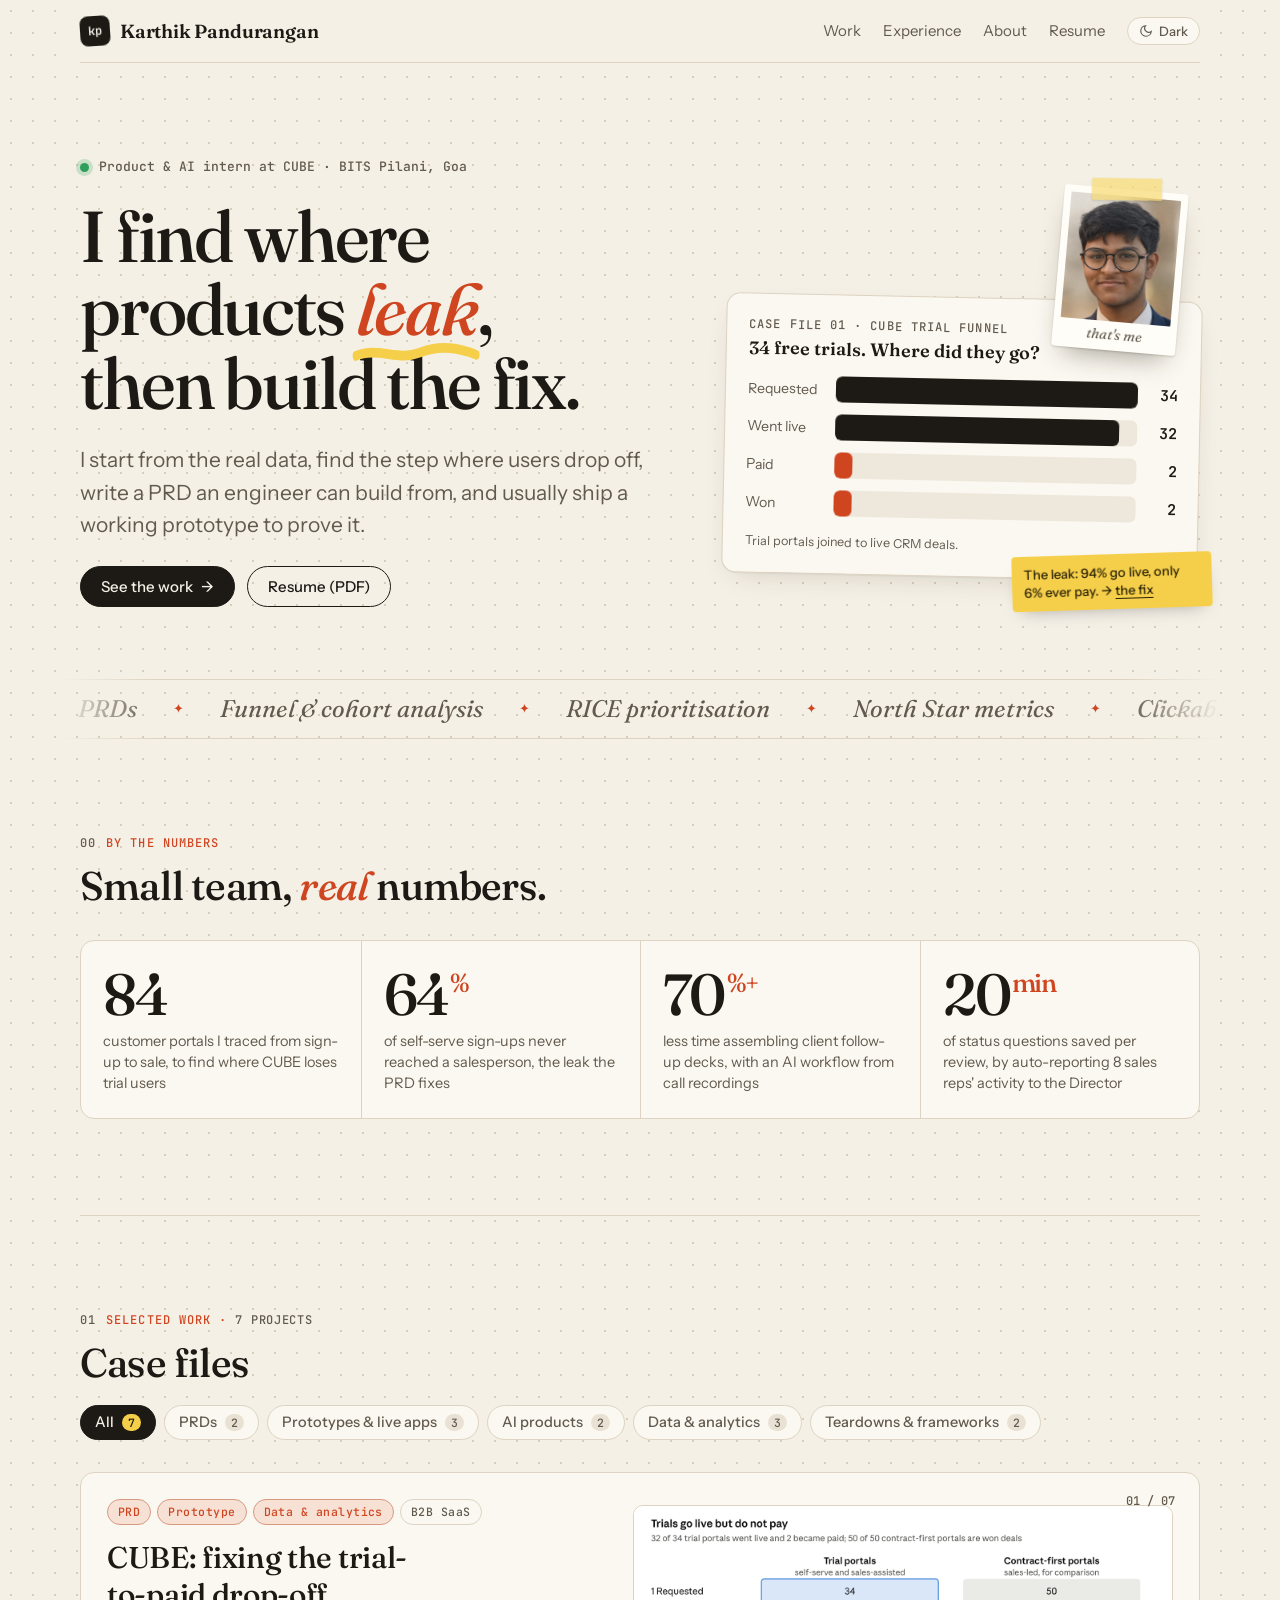
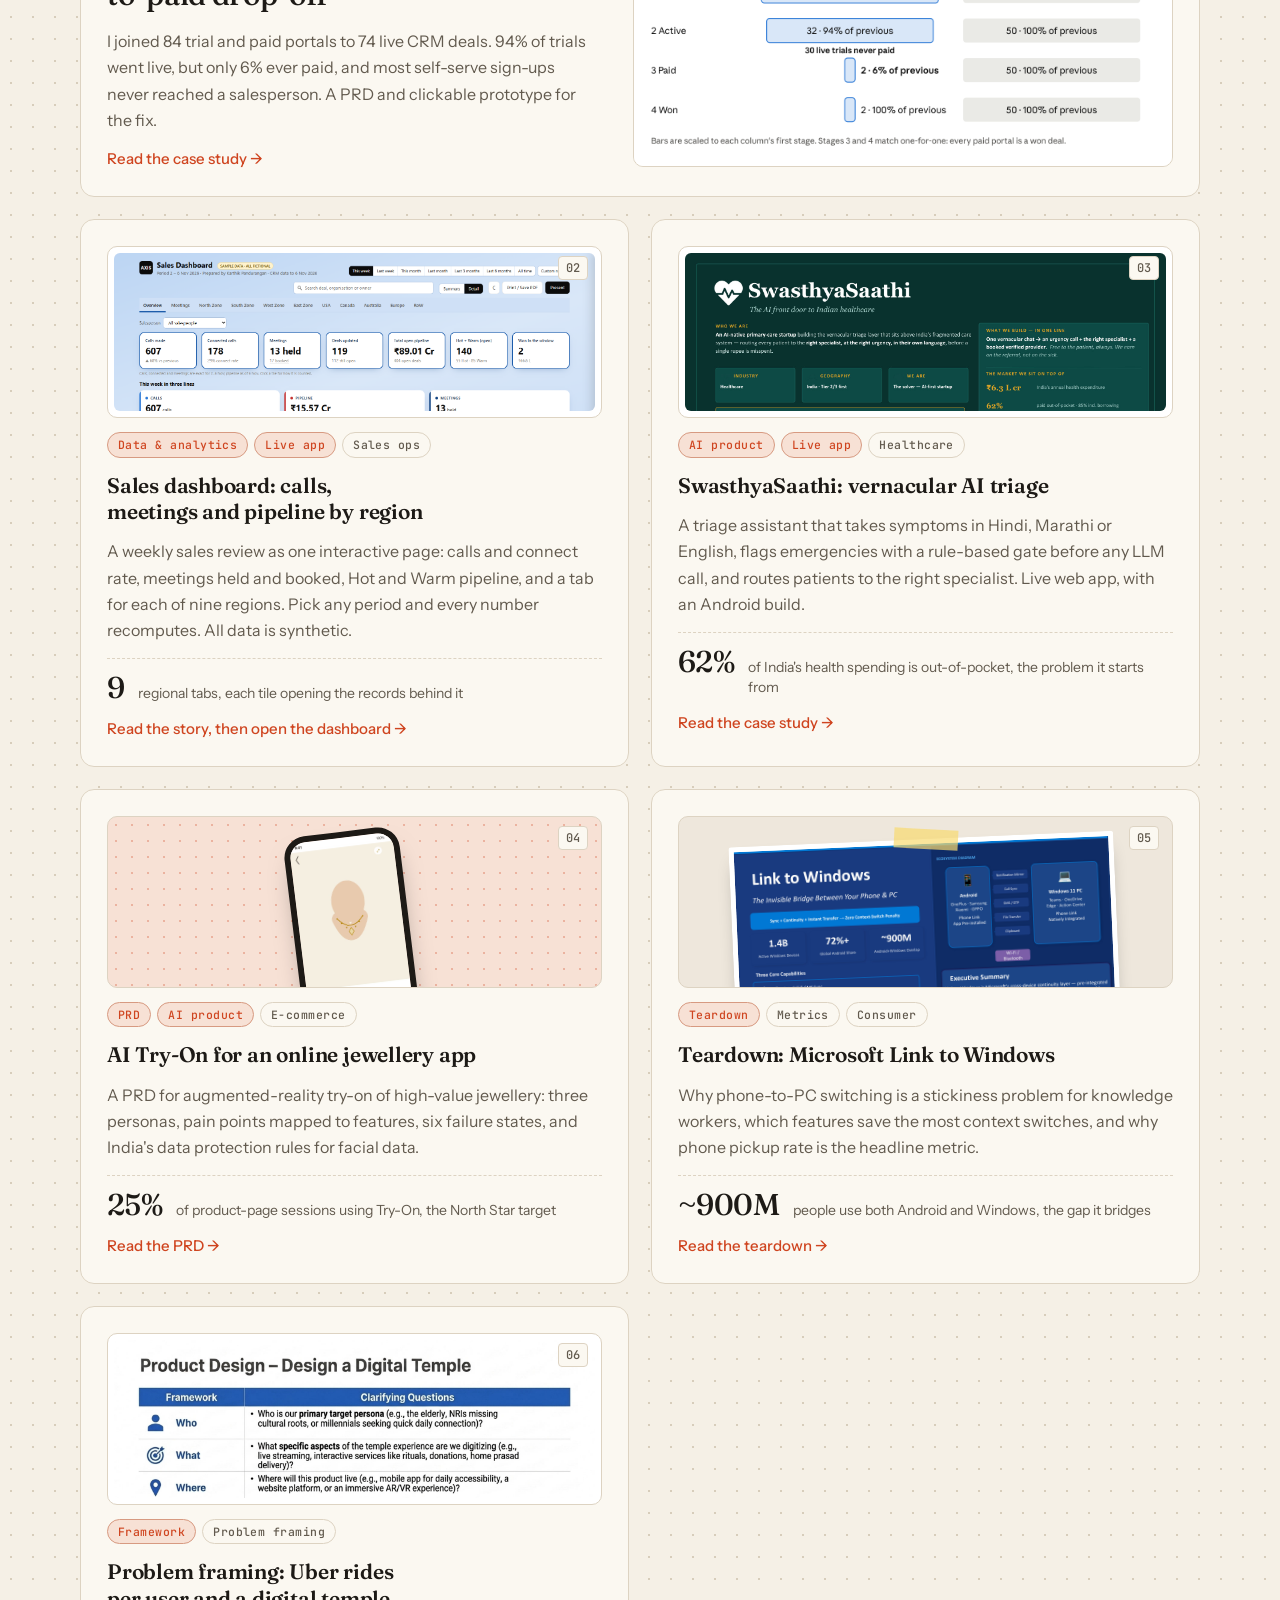
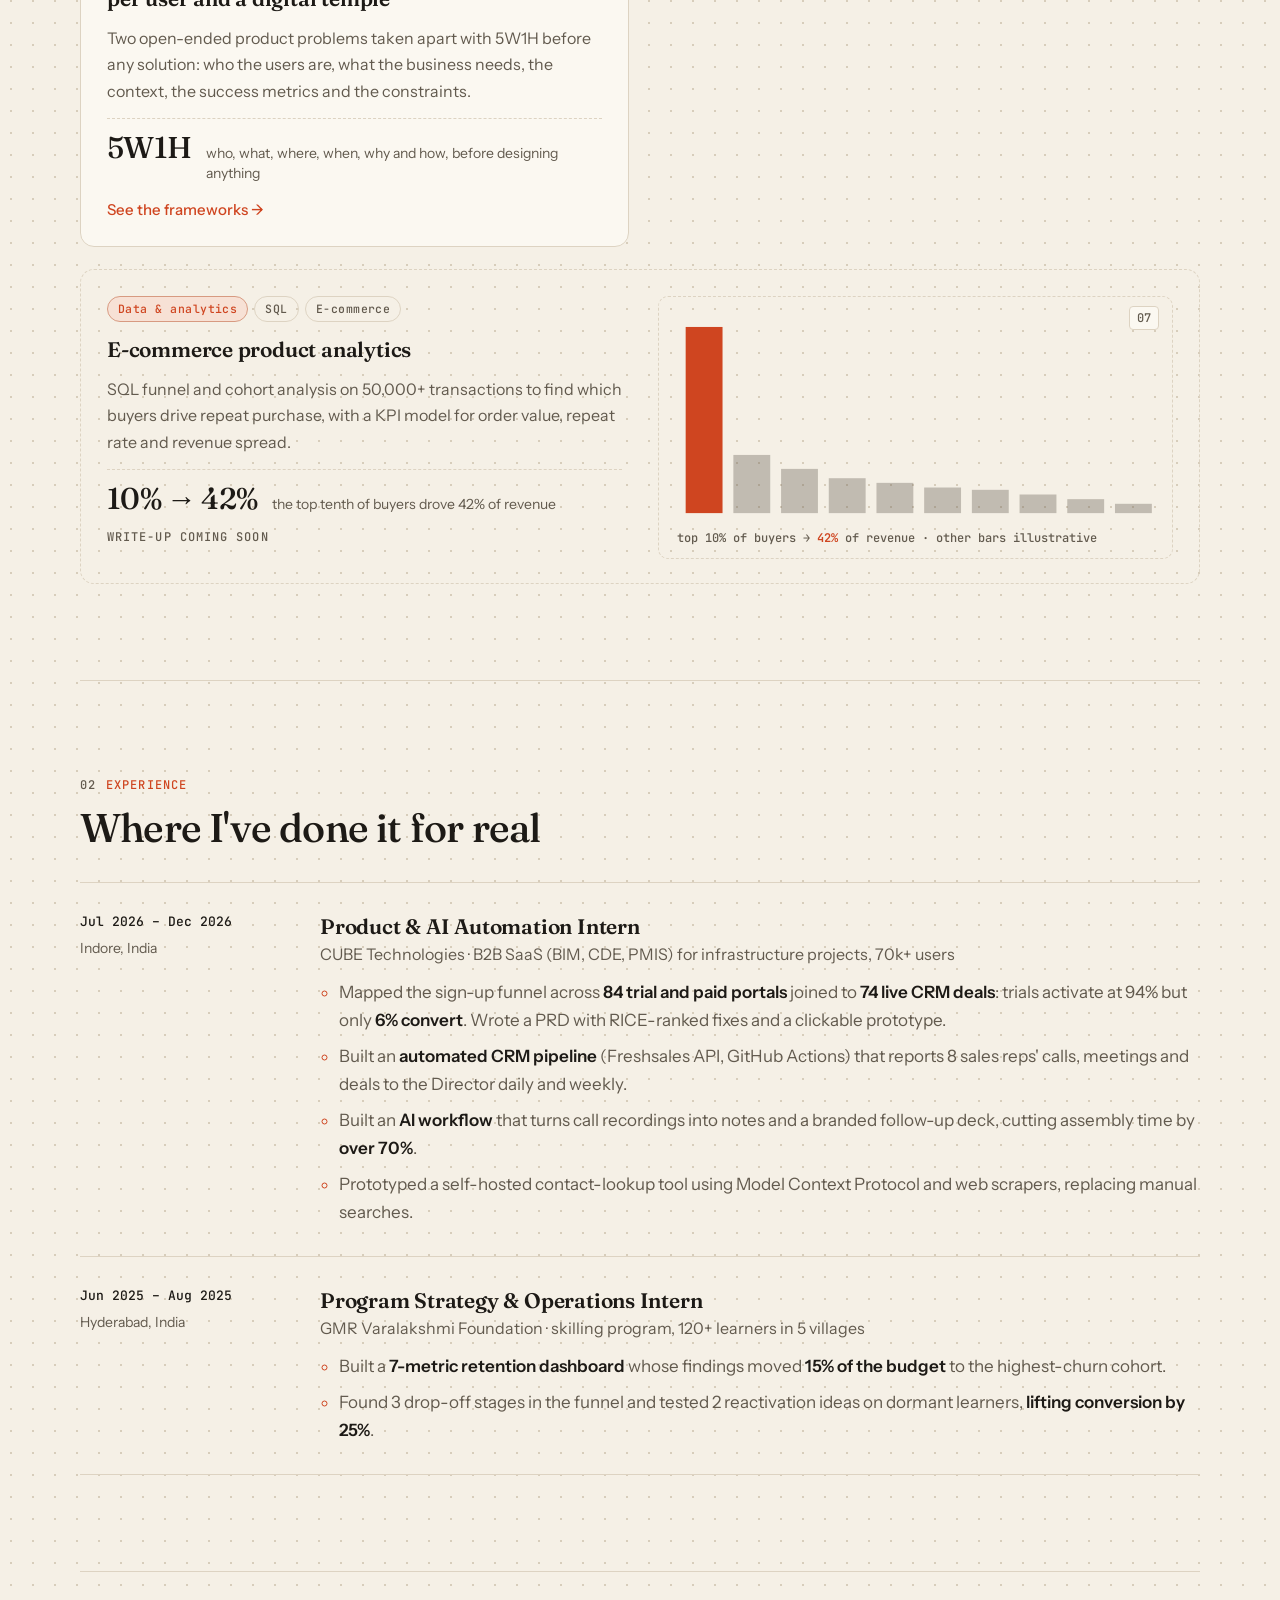
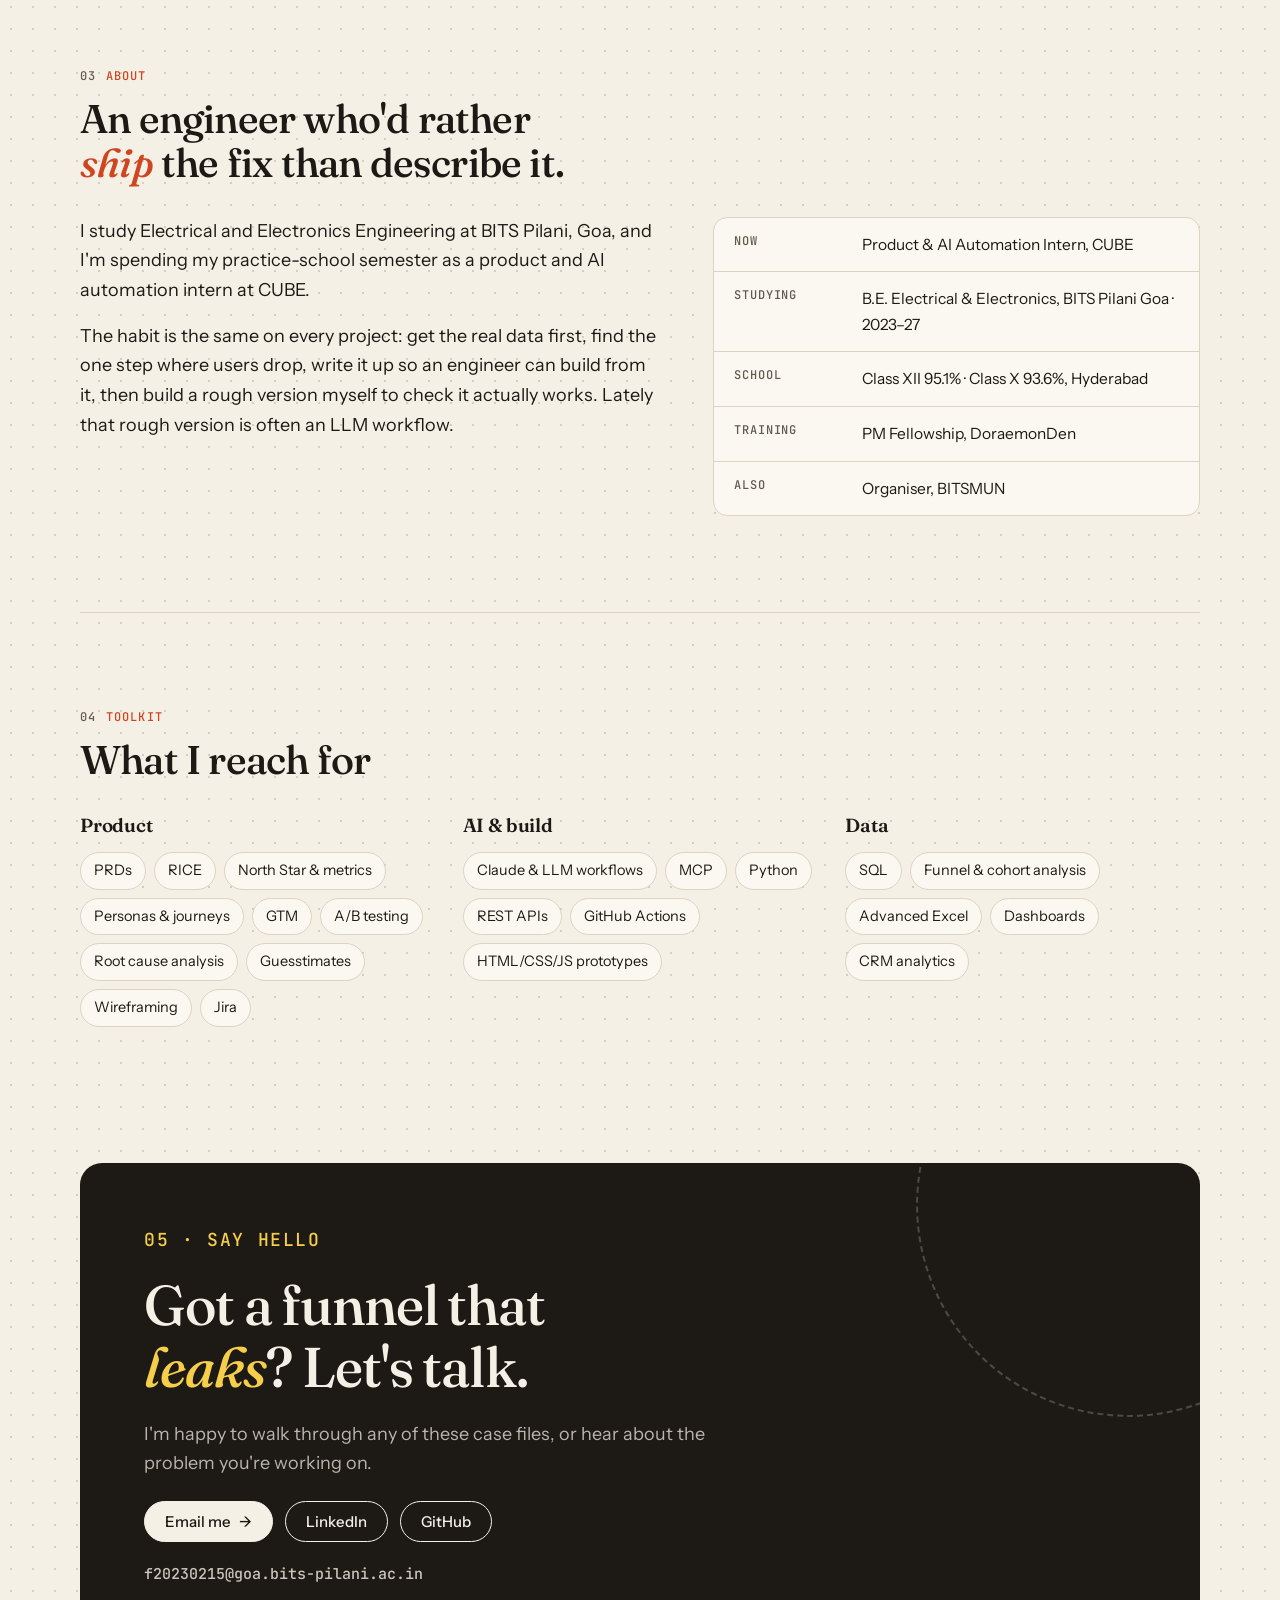
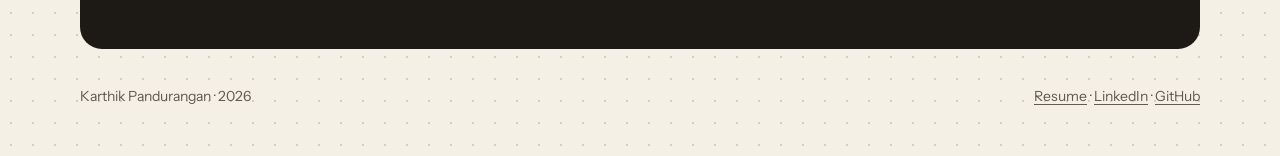
<file: index.html>
<!doctype html>
<html lang="en">
<head>
<meta charset="utf-8">
<meta name="viewport" content="width=device-width, initial-scale=1, viewport-fit=cover">
<meta name="color-scheme" content="light dark">
<title>Karthik's Product Portfolio</title>
<meta name="description" content="Product portfolio of Karthik Pandurangan: PRDs, prototypes and analyses from B2B SaaS and AI products.">
<script>try{var t=localStorage.getItem('theme');if(t)document.documentElement.dataset.theme=t}catch(e){}</script>
<link rel="icon" href="assets/favicon.svg" type="image/svg+xml">
<link rel="preconnect" href="https://fonts.googleapis.com">
<link rel="preconnect" href="https://fonts.gstatic.com" crossorigin>
<link rel="stylesheet" href="https://fonts.googleapis.com/css2?family=Fraunces:ital,opsz,wght@0,9..144,400;0,9..144,500;0,9..144,600;1,9..144,400;1,9..144,500&family=Instrument+Sans:wght@400;500;600&family=JetBrains+Mono:wght@500;600&display=swap">
<link rel="stylesheet" href="assets/site.css">
</head>
<body>

<header class="top">
  <a class="me" href="./"><i aria-hidden="true">kp</i>Karthik Pandurangan</a>
  <nav aria-label="Main">
    <a href="#work">Work</a>
    <a href="#experience">Experience</a>
    <a href="#about">About</a>
    <a href="assets/Karthik_Pandurangan_Resume.pdf">Resume</a>
    <button class="theme-btn" type="button">Theme</button>
  </nav>
</header>

<main class="wrap">

  <!-- hero -->
  <section class="hero">
    <div class="hero-copy">
      <span class="status">Product &amp; AI intern at CUBE · BITS Pilani, Goa</span>
      <h1>I find where products <em class="squiggle">leak<svg viewBox="0 0 200 20" preserveAspectRatio="none" aria-hidden="true"><path d="M4 13 C 40 4, 70 18, 105 10 S 170 6, 196 12"/></svg></em>, then build the fix.</h1>
      <p class="lede">I start from the real data, find the step where users drop off, write a PRD an engineer can build from, and usually ship a working prototype to prove it.</p>
      <div class="ctas">
        <a class="btn solid" href="#work">See the work <span class="arr">→</span></a>
        <a class="btn line" href="assets/Karthik_Pandurangan_Resume.pdf">Resume (PDF)</a>
      </div>
    </div>

    <div class="hero-art">
    <div class="pin">
      <img src="assets/karthik.jpg" width="440" height="503" alt="Karthik Pandurangan">
      <span aria-hidden="true">that's me</span>
    </div>
    <figure class="spec" aria-label="Example from my work: CUBE's trial funnel">
      <div class="spec-head">
        <span class="label">Case file 01 · CUBE trial funnel</span>
        <b>34 free trials. Where did they go?</b>
      </div>
      <div class="bars">
        <div class="bar"><span>Requested</span><div class="track"><div class="fill" style="--w:100%"></div></div><b>34</b></div>
        <div class="bar"><span>Went live</span><div class="track"><div class="fill" style="--w:94%"></div></div><b>32</b></div>
        <div class="bar leak"><span>Paid</span><div class="track"><div class="fill" style="--w:6%"></div></div><b>2</b></div>
        <div class="bar leak"><span>Won</span><div class="track"><div class="fill" style="--w:6%"></div></div><b>2</b></div>
      </div>
      <small>Trial portals joined to live CRM deals.</small>
      <p class="note">The leak: 94% go live, only 6% ever pay. →&nbsp;<a href="projects/cube-trial-to-paid/" style="color:inherit">the fix</a></p>
    </figure>
    </div>
  </section>

  <div class="ticker" aria-label="What I work with">
    <ul>
      <li>PRDs</li><li>Funnel &amp; cohort analysis</li><li>RICE prioritisation</li><li>North Star metrics</li>
      <li>Clickable prototypes</li><li>LLM workflows</li><li>Model Context Protocol</li><li>SQL</li>
      <li>Go-to-market</li><li>User journeys</li><li>GitHub Actions</li>
    </ul>
  </div>

  <!-- numbers -->
  <section class="block" aria-label="By the numbers">
    <div class="block-head reveal">
      <p class="label"><b>00</b>By the numbers</p>
      <h2>Small team, <em>real</em> numbers.</h2>
    </div>
    <div class="numbers reveal">
      <div><b data-count="84">84</b><span>customer portals I traced from sign-up to sale, to find where CUBE loses trial users</span></div>
      <div><b data-count="64">64<sup>%</sup></b><span>of self-serve sign-ups never reached a salesperson, the leak the PRD fixes</span></div>
      <div><b data-count="70">70<sup>%+</sup></b><span>less time assembling client follow-up decks, with an AI workflow from call recordings</span></div>
      <div><b data-count="20">20<sup>min</sup></b><span>of status questions saved per review, by auto-reporting 8 sales reps' activity to the Director</span></div>
    </div>
  </section>

  <!-- work -->
  <section class="block" id="work" aria-label="Selected work">
    <div class="work-head reveal">
      <div class="block-head">
        <p class="label"><b>01</b>Selected work · <span id="work-count" class="filter-count"></span></p>
        <h2>Case files</h2>
      </div>
      <div class="filter" id="work-filter" role="group" aria-label="Filter projects by type">
        <button type="button" data-filter="all" aria-pressed="true">All</button>
        <button type="button" data-filter="prd" aria-pressed="false">PRDs</button>
        <button type="button" data-filter="prototype" aria-pressed="false">Prototypes &amp; live apps</button>
        <button type="button" data-filter="ai" aria-pressed="false">AI products</button>
        <button type="button" data-filter="analytics" aria-pressed="false">Data &amp; analytics</button>
        <button type="button" data-filter="teardown" aria-pressed="false">Teardowns &amp; frameworks</button>
      </div>
    </div>

    <div class="cards">
      <a class="card feature reveal" href="projects/cube-trial-to-paid/" data-cats="prd prototype analytics">
        <div class="meta">
          <div class="tags"><span class="cat">PRD</span><span class="cat">Prototype</span><span class="cat">Data &amp; analytics</span><span>B2B SaaS</span></div>
          <h3>CUBE: fixing the trial-to-paid drop-off</h3>
          <p>I joined 84 trial and paid portals to 74 live CRM deals. 94% of trials went live, but only 6% ever paid, and most self-serve sign-ups never reached a salesperson. A PRD and clickable prototype for the fix.</p>
          <span class="go">Read the case study →</span>
        </div>
        <div class="shot"><img src="projects/cube-trial-to-paid/img/funnel.png" width="1344" height="650" alt="Funnel chart: 32 of 34 trial portals went live and 2 became paid, against 50 of 50 contract-first portals won"></div>
        <span class="idx">01 / 07</span>
      </a>

      <a class="card reveal" href="projects/sales-dashboard/" data-cats="analytics prototype">
        <div class="vis slide"><img src="projects/sales-dashboard/img/overview.png" width="1440" height="900" loading="lazy" alt="Sales dashboard overview: calls, meetings and pipeline tiles, and a day-by-day calls chart, with a tab for each region (sample data)"></div>
        <span class="idx">02</span>
        <div class="tags"><span class="cat">Data &amp; analytics</span><span class="cat">Live app</span><span>Sales ops</span></div>
        <h3>Sales dashboard: calls, meetings and pipeline by region</h3>
        <p>A weekly sales review as one interactive page: calls and connect rate, meetings held and booked, Hot and Warm pipeline, and a tab for each of nine regions. Pick any period and every number recomputes. All data is synthetic.</p>
        <div class="fact"><b>9</b>regional tabs, each tile opening the records behind it</div>
        <span class="go">Read the story, then open the dashboard →</span>
      </a>

      <a class="card reveal" href="projects/swasthyasaathi/" data-cats="ai prototype">
        <div class="vis slide"><img src="projects/swasthyasaathi/img/slide-01.jpg" width="1600" height="900" loading="lazy" alt="SwasthyaSaathi strategy deck cover: the AI front door to Indian healthcare"></div>
        <span class="idx">03</span>
        <div class="tags"><span class="cat">AI product</span><span class="cat">Live app</span><span>Healthcare</span></div>
        <h3>SwasthyaSaathi: vernacular AI triage</h3>
        <p>A triage assistant that takes symptoms in Hindi, Marathi or English, flags emergencies with a rule-based gate before any LLM call, and routes patients to the right specialist. Live web app, with an Android build.</p>
        <div class="fact"><b>62%</b>of India's health spending is out-of-pocket, the problem it starts from</div>
        <span class="go">Read the case study →</span>
      </a>

      <a class="card reveal" href="projects/ai-try-on/" data-cats="prd ai">
        <div class="vis phone"><img src="projects/ai-try-on/img/m05-result.jpg" width="500" height="1163" loading="lazy" alt="Try-On result screen: a necklace previewed on the shopper's neckline"></div>
        <span class="idx">04</span>
        <div class="tags"><span class="cat">PRD</span><span class="cat">AI product</span><span>E-commerce</span></div>
        <h3>AI Try-On for an online jewellery app</h3>
        <p>A PRD for augmented-reality try-on of high-value jewellery: three personas, pain points mapped to features, six failure states, and India's data protection rules for facial data.</p>
        <div class="fact"><b>25%</b>of product-page sessions using Try-On, the North Star target</div>
        <span class="go">Read the PRD →</span>
      </a>

      <a class="card reveal" href="projects/link-to-windows/" data-cats="teardown">
        <div class="vis print"><img src="projects/link-to-windows/img/slide-01.jpg" width="1600" height="900" loading="lazy" alt="Link to Windows teardown cover: key numbers and the phone-to-PC ecosystem"></div>
        <span class="idx">05</span>
        <div class="tags"><span class="cat">Teardown</span><span>Metrics</span><span>Consumer</span></div>
        <h3>Teardown: Microsoft Link to Windows</h3>
        <p>Why phone-to-PC switching is a stickiness problem for knowledge workers, which features save the most context switches, and why phone pickup rate is the headline metric.</p>
        <div class="fact"><b>~900M</b>people use both Android and Windows, the gap it bridges</div>
        <span class="go">Read the teardown →</span>
      </a>

      <a class="card reveal" href="projects/problem-framing/" data-cats="teardown">
        <div class="vis slide pin-top"><img src="projects/problem-framing/img/slide-01.jpg" width="1600" height="894" loading="lazy" alt="5W1H framework table for designing a digital temple"></div>
        <span class="idx">06</span>
        <div class="tags"><span class="cat">Framework</span><span>Problem framing</span></div>
        <h3>Problem framing: Uber rides per user and a digital temple</h3>
        <p>Two open-ended product problems taken apart with 5W1H before any solution: who the users are, what the business needs, the context, the success metrics and the constraints.</p>
        <div class="fact"><b>5W1H</b>who, what, where, when, why and how, before designing anything</div>
        <span class="go">See the frameworks →</span>
      </a>



      <div class="card soon reveal" data-cats="analytics">
        <div class="vis chart" role="img" aria-label="Illustrative bar chart of revenue by buyer decile: the top 10% of buyers bring 42% of revenue; the other bars are illustrative">
          <svg viewBox="0 0 220 90" preserveAspectRatio="none" aria-hidden="true">
            <rect class="lead" x="4" y="6" width="17" height="80"/>
            <rect x="26" y="61" width="17" height="25"/><rect x="48" y="67" width="17" height="19"/><rect x="70" y="71" width="17" height="15"/>
            <rect x="92" y="73" width="17" height="13"/><rect x="114" y="75" width="17" height="11"/><rect x="136" y="76" width="17" height="10"/>
            <rect x="158" y="78" width="17" height="8"/><rect x="180" y="80" width="17" height="6"/><rect x="202" y="82" width="17" height="4"/>
          </svg>
          <span class="tag">top 10% of buyers → <b>42%</b> of revenue · other bars illustrative</span>
        </div>
        <span class="idx">07</span>
        <div class="tags"><span class="cat">Data &amp; analytics</span><span>SQL</span><span>E-commerce</span></div>
        <h3>E-commerce product analytics</h3>
        <p>SQL funnel and cohort analysis on 50,000+ transactions to find which buyers drive repeat purchase, with a KPI model for order value, repeat rate and revenue spread.</p>
        <div class="fact"><b>10% → 42%</b>the top tenth of buyers drove 42% of revenue</div>
        <span class="label">Write-up coming soon</span>
      </div>
    </div>
  </section>

  <!-- experience -->
  <section class="block" id="experience" aria-label="Experience">
    <div class="block-head reveal">
      <p class="label"><b>02</b>Experience</p>
      <h2>Where I've done it for real</h2>
    </div>
    <ol class="timeline">
      <li class="reveal">
        <div class="when"><b>Jul 2026 – Dec 2026</b><span>Indore, India</span></div>
        <div class="what">
          <h3>Product &amp; AI Automation Intern<small>CUBE Technologies · B2B SaaS (BIM, CDE, PMIS) for infrastructure projects, 70k+ users</small></h3>
          <ul>
            <li>Mapped the sign-up funnel across <b>84 trial and paid portals</b> joined to <b>74 live CRM deals</b>: trials activate at 94% but only <b>6% convert</b>. Wrote a PRD with RICE-ranked fixes and a clickable prototype.</li>
            <li>Built an <b>automated CRM pipeline</b> (Freshsales API, GitHub Actions) that reports 8 sales reps' calls, meetings and deals to the Director daily and weekly.</li>
            <li>Built an <b>AI workflow</b> that turns call recordings into notes and a branded follow-up deck, cutting assembly time by <b>over 70%</b>.</li>
            <li>Prototyped a self-hosted contact-lookup tool using Model Context Protocol and web scrapers, replacing manual searches.</li>
          </ul>
        </div>
      </li>
      <li class="reveal">
        <div class="when"><b>Jun 2025 – Aug 2025</b><span>Hyderabad, India</span></div>
        <div class="what">
          <h3>Program Strategy &amp; Operations Intern<small>GMR Varalakshmi Foundation · skilling program, 120+ learners in 5 villages</small></h3>
          <ul>
            <li>Built a <b>7-metric retention dashboard</b> whose findings moved <b>15% of the budget</b> to the highest-churn cohort.</li>
            <li>Found 3 drop-off stages in the funnel and tested 2 reactivation ideas on dormant learners, <b>lifting conversion by 25%</b>.</li>
          </ul>
        </div>
      </li>
    </ol>
  </section>

  <!-- about -->
  <section class="block" id="about" aria-label="About">
    <div class="block-head reveal">
      <p class="label"><b>03</b>About</p>
      <h2>An engineer who'd rather <em>ship</em> the fix than describe it.</h2>
    </div>
    <div class="about">
      <div class="read reveal">
        <p>I study Electrical and Electronics Engineering at BITS Pilani, Goa, and I'm spending my practice-school semester as a product and AI automation intern at CUBE.</p>
        <p>The habit is the same on every project: get the real data first, find the one step where users drop, write it up so an engineer can build from it, then build a rough version myself to check it actually works. Lately that rough version is often an LLM workflow.</p>
      </div>
      <dl class="sheet reveal">
        <div><dt>Now</dt><dd>Product &amp; AI Automation Intern, CUBE</dd></div>
        <div><dt>Studying</dt><dd>B.E. Electrical &amp; Electronics, BITS Pilani Goa · 2023–27</dd></div>
        <div><dt>School</dt><dd>Class XII 95.1% · Class X 93.6%, Hyderabad</dd></div>
        <div><dt>Training</dt><dd>PM Fellowship, DoraemonDen</dd></div>
        <div><dt>Also</dt><dd>Organiser, BITSMUN</dd></div>
      </dl>
    </div>
  </section>

  <!-- toolkit -->
  <section class="block" aria-label="Toolkit">
    <div class="block-head reveal">
      <p class="label"><b>04</b>Toolkit</p>
      <h2>What I reach for</h2>
    </div>
    <div class="kit">
      <div class="reveal">
        <h3>Product</h3>
        <ul class="chips"><li>PRDs</li><li>RICE</li><li>North Star &amp; metrics</li><li>Personas &amp; journeys</li><li>GTM</li><li>A/B testing</li><li>Root cause analysis</li><li>Guesstimates</li><li>Wireframing</li><li>Jira</li></ul>
      </div>
      <div class="reveal">
        <h3>AI &amp; build</h3>
        <ul class="chips"><li>Claude &amp; LLM workflows</li><li>MCP</li><li>Python</li><li>REST APIs</li><li>GitHub Actions</li><li>HTML/CSS/JS prototypes</li></ul>
      </div>
      <div class="reveal">
        <h3>Data</h3>
        <ul class="chips"><li>SQL</li><li>Funnel &amp; cohort analysis</li><li>Advanced Excel</li><li>Dashboards</li><li>CRM analytics</li></ul>
      </div>
    </div>
  </section>

  <!-- contact -->
  <section class="contact reveal" id="contact" aria-label="Contact">
    <p class="label">05 · Say hello</p>
    <h2>Got a funnel that <em>leaks</em>? Let's talk.</h2>
    <p>I'm happy to walk through any of these case files, or hear about the problem you're working on.</p>
    <div class="ctas">
      <a class="btn solid" href="mailto:f20230215@goa.bits-pilani.ac.in">Email me <span class="arr">→</span></a>
      <a class="btn line" href="http://www.linkedin.com/in/karthik-pandurangan-2b660627a">LinkedIn</a>
      <a class="btn line" href="https://github.com/Karthik07p">GitHub</a>
    </div>
    <span class="email">f20230215@goa.bits-pilani.ac.in</span>
  </section>
</main>

<footer class="foot">
  <span>Karthik Pandurangan · 2026</span>
  <span><a href="assets/Karthik_Pandurangan_Resume.pdf">Resume</a> · <a href="http://www.linkedin.com/in/karthik-pandurangan-2b660627a">LinkedIn</a> · <a href="https://github.com/Karthik07p">GitHub</a></span>
</footer>

<script src="assets/site.js"></script>
</body>
</html>
</file>
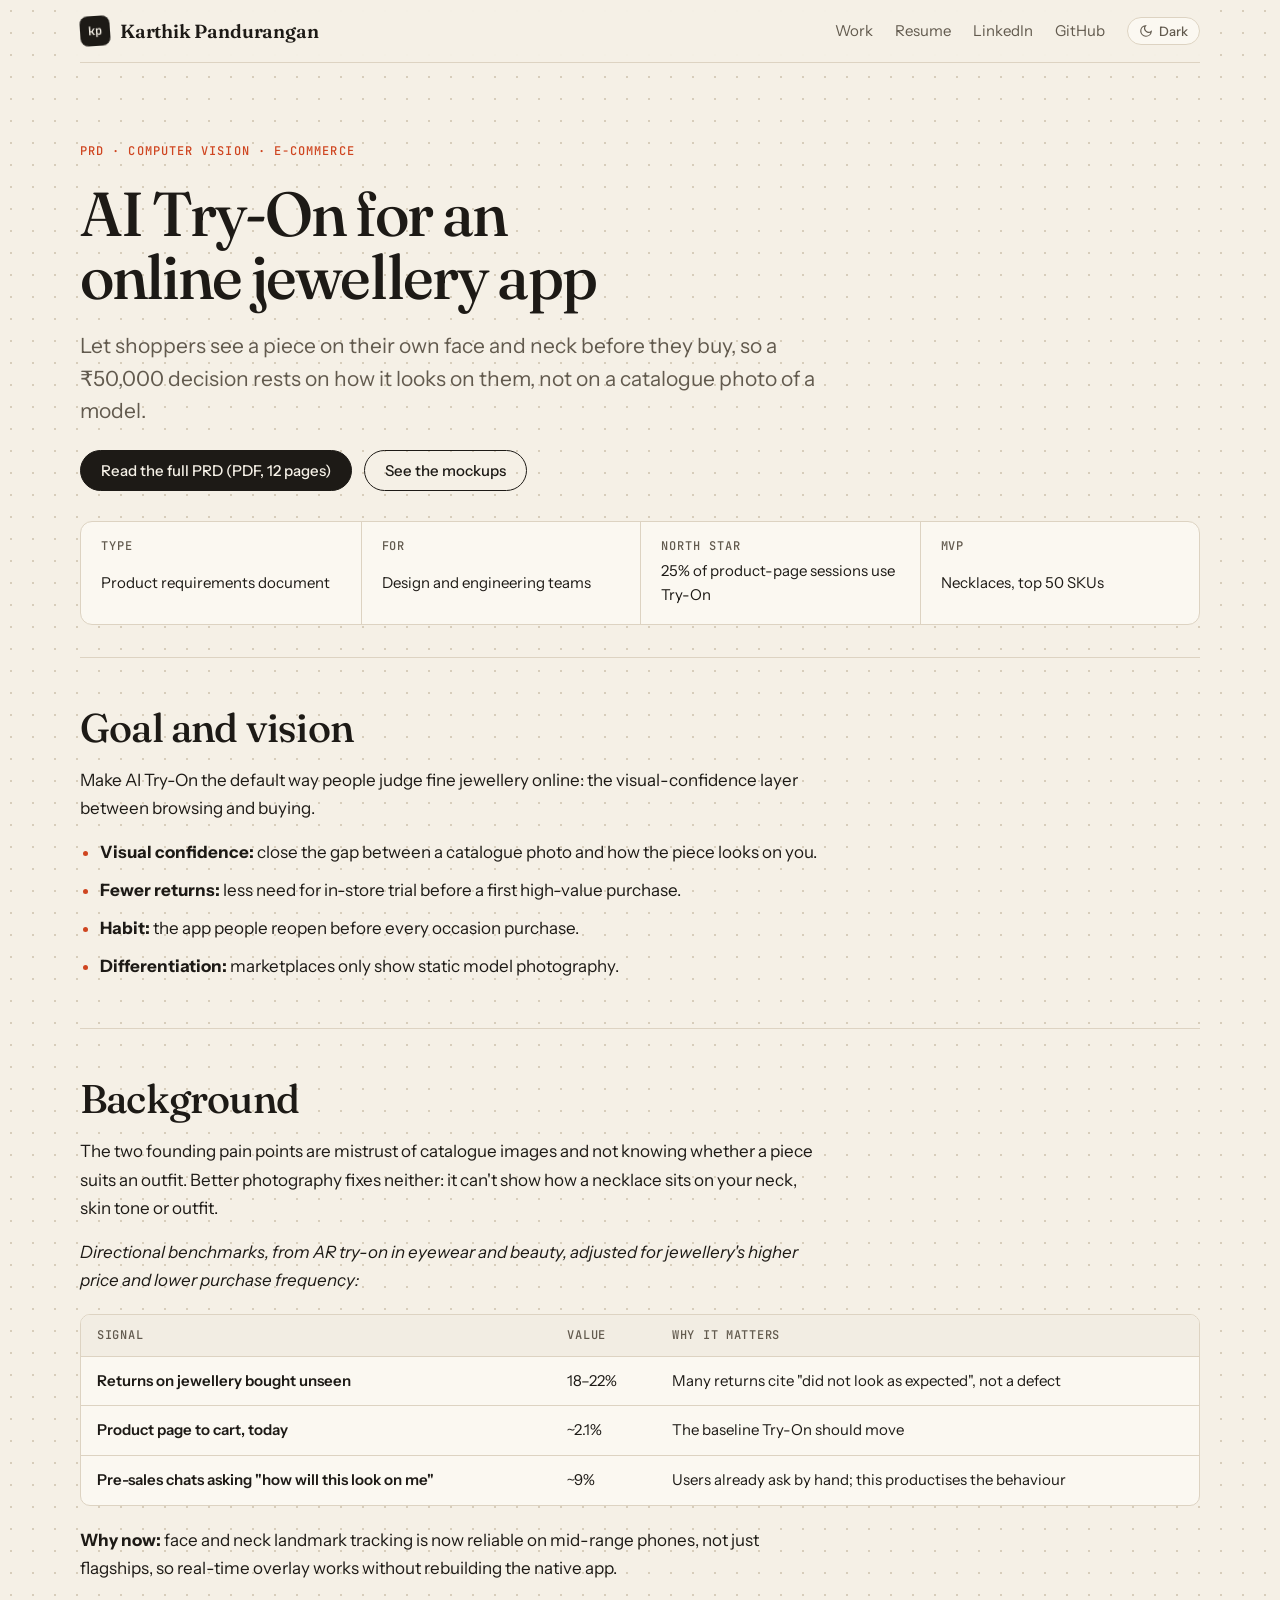
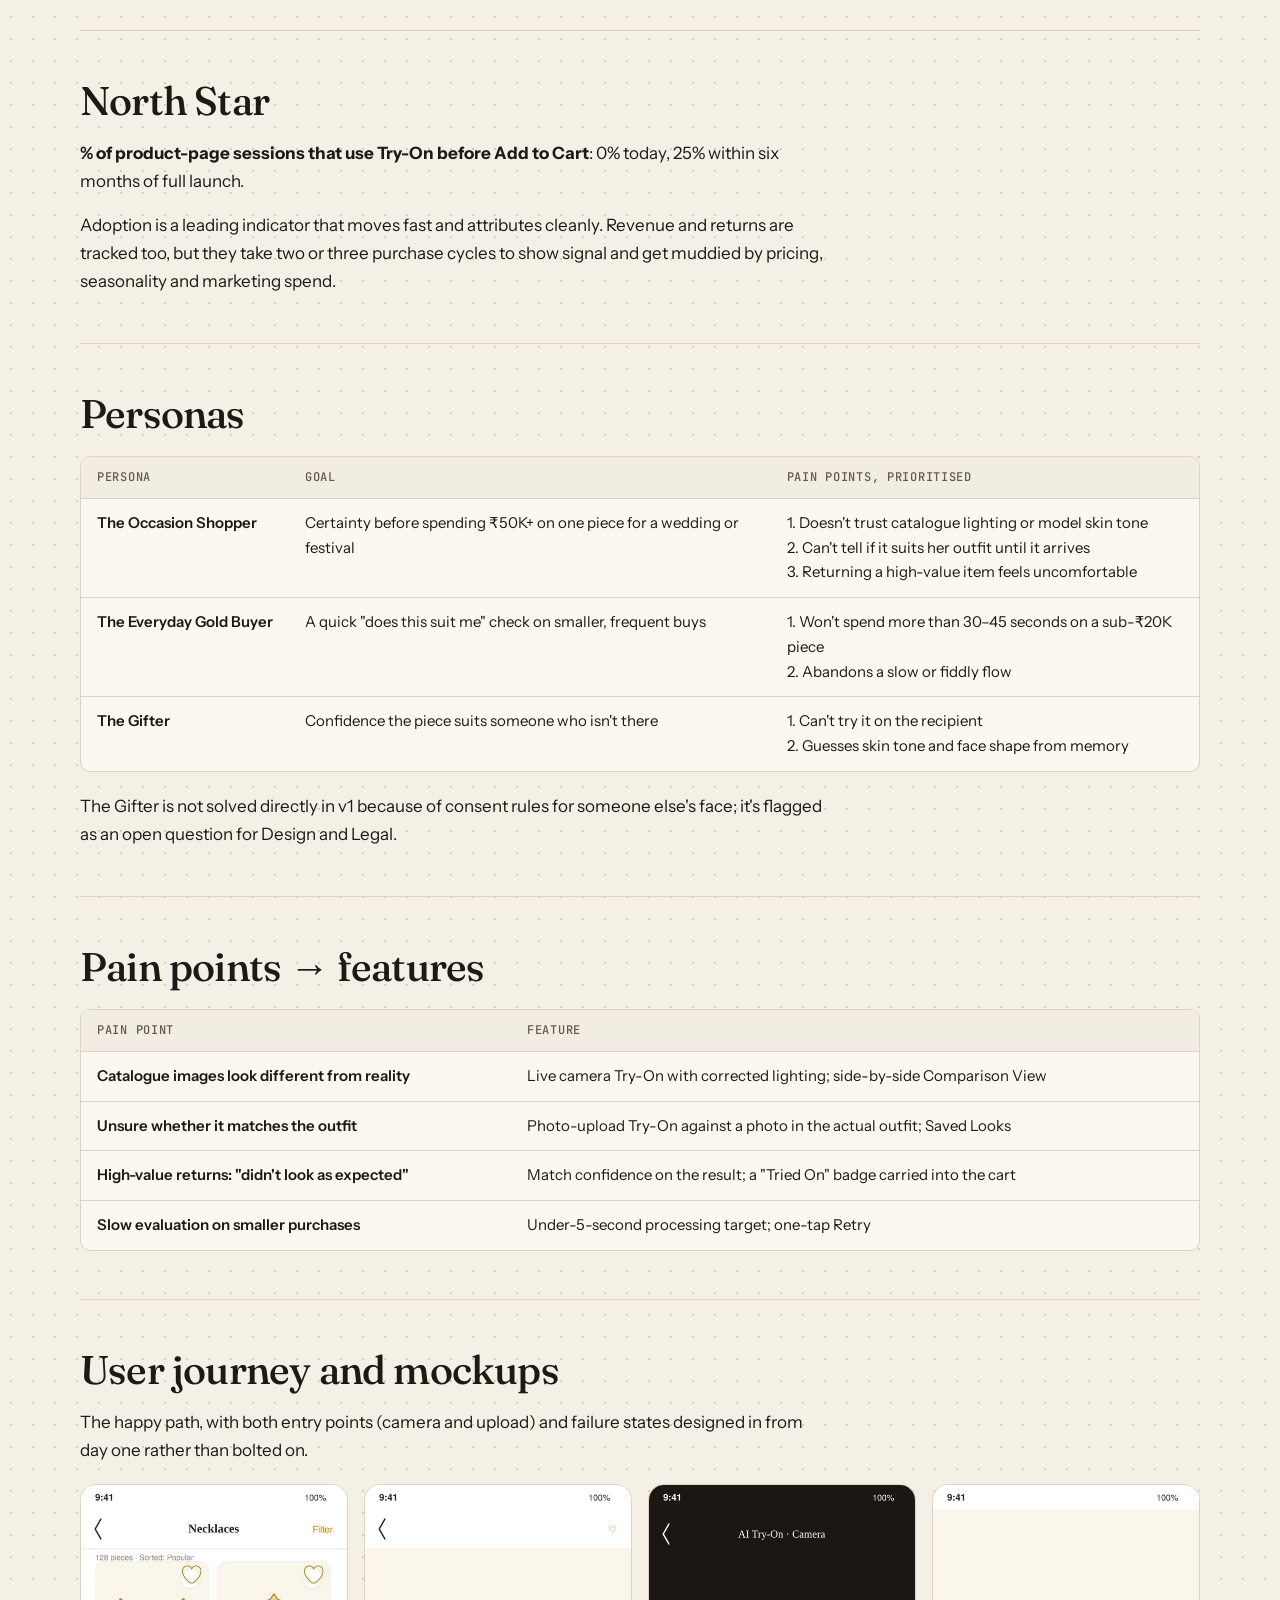
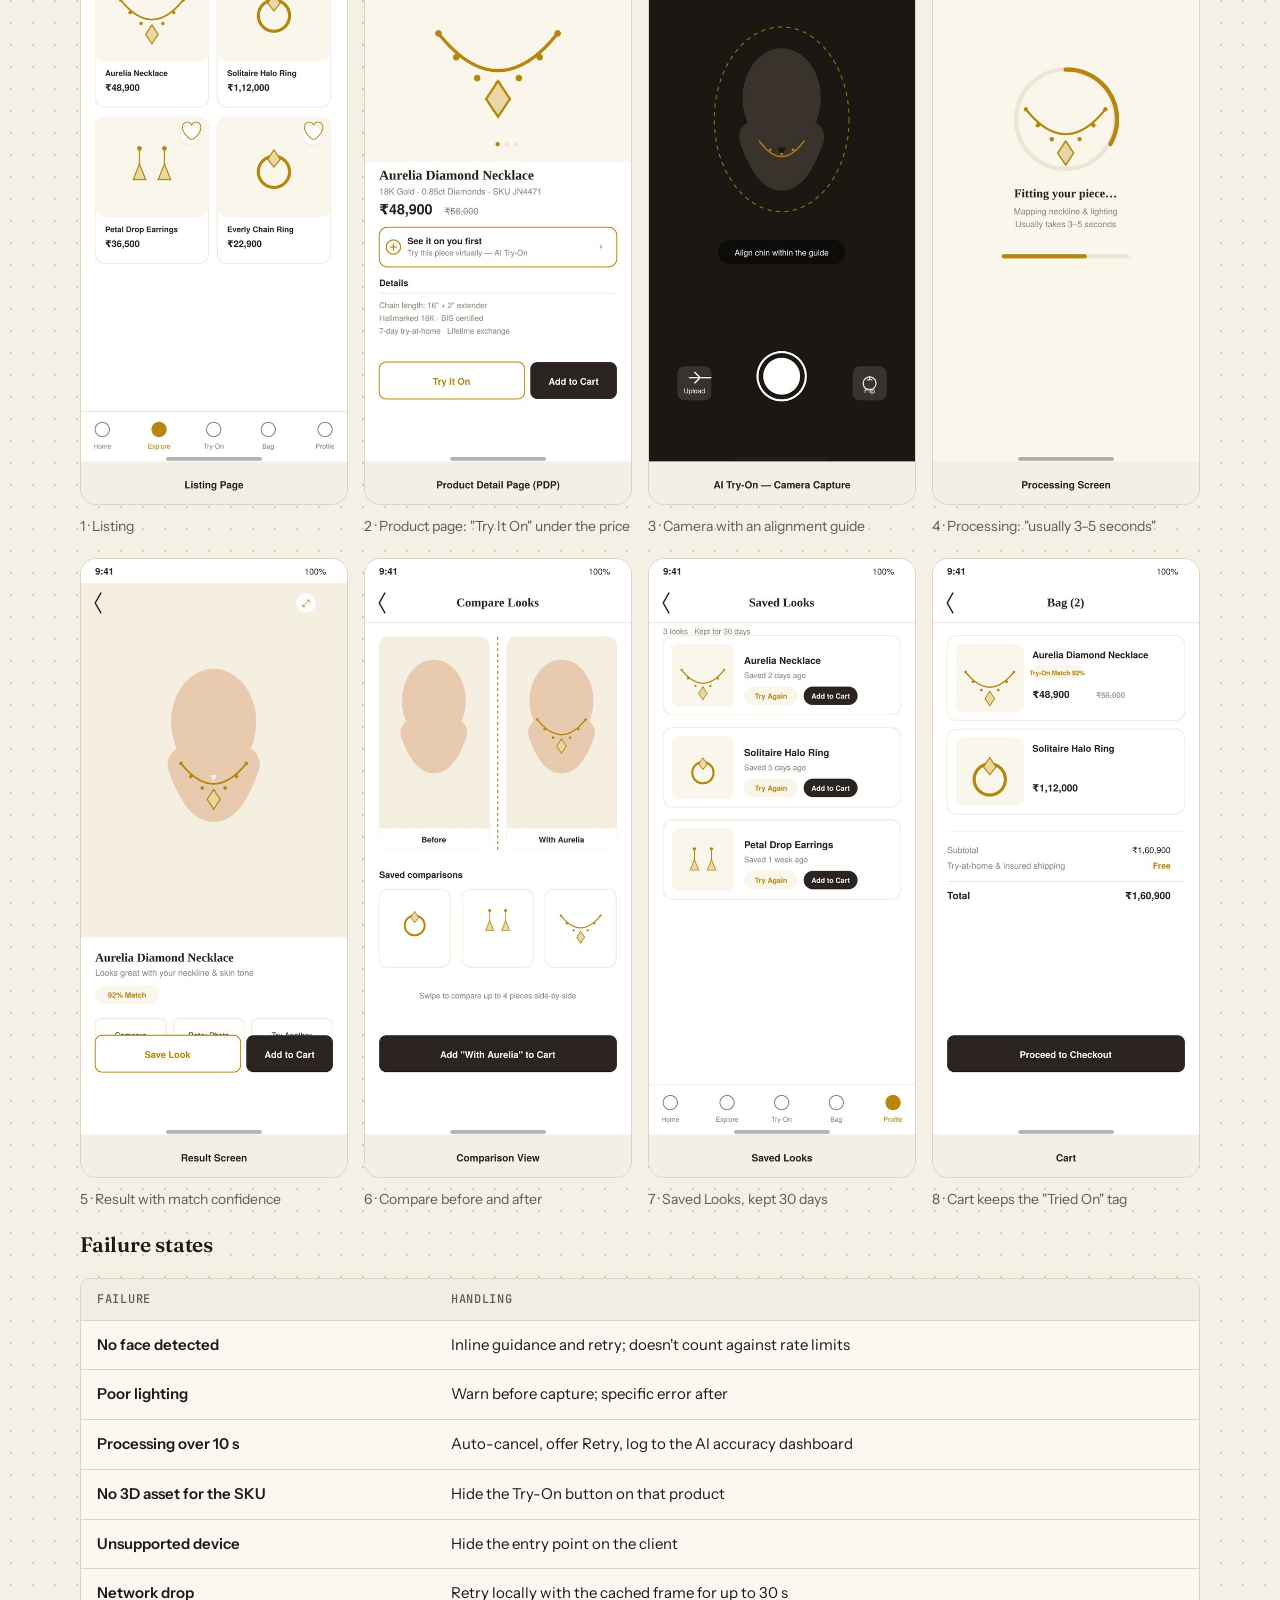
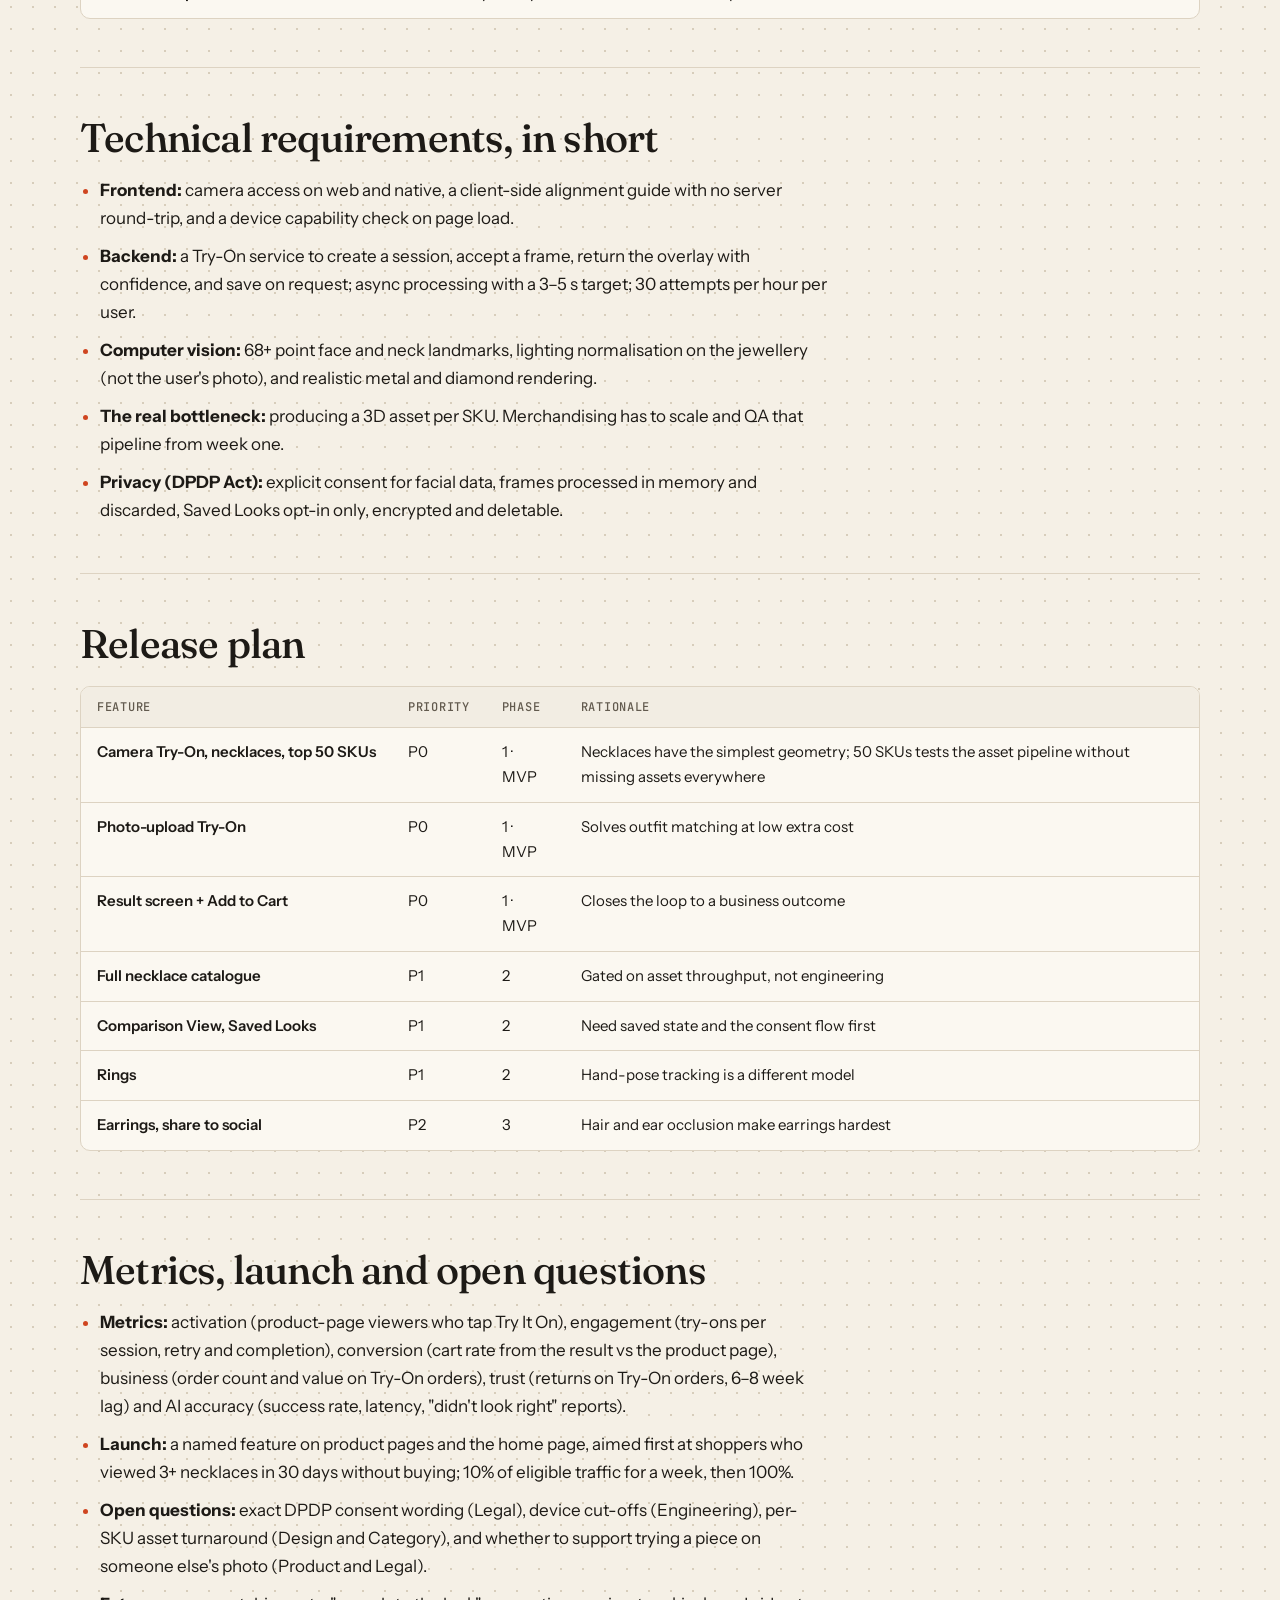
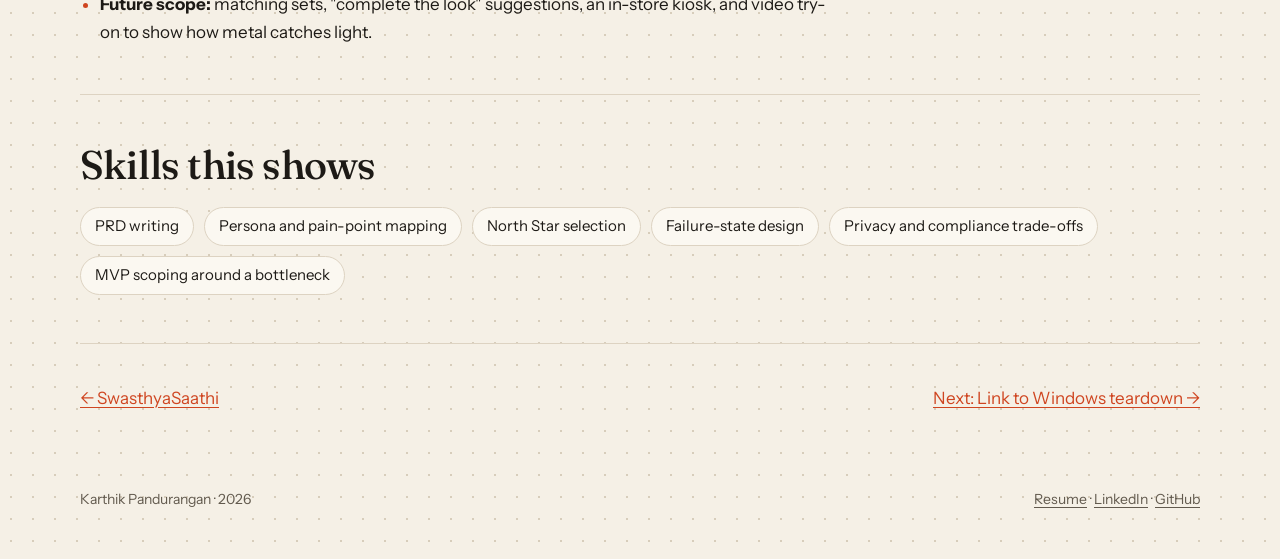
<file: projects/ai-try-on/index.html>
<!doctype html>
<html lang="en">
<head>
<meta charset="utf-8">
<meta name="viewport" content="width=device-width, initial-scale=1, viewport-fit=cover">
<meta name="color-scheme" content="light dark">
<title>AI Try-On PRD · Karthik Pandurangan</title>
<meta name="description" content="PRD: AI Try-On for an online jewellery app, from personas and pain points to failure states, privacy and a phased release.">
<script>try{var t=localStorage.getItem('theme');if(t)document.documentElement.dataset.theme=t}catch(e){}</script>
<link rel="icon" href="../../assets/favicon.svg" type="image/svg+xml">
<link rel="preconnect" href="https://fonts.googleapis.com">
<link rel="preconnect" href="https://fonts.gstatic.com" crossorigin>
<link rel="stylesheet" href="https://fonts.googleapis.com/css2?family=Fraunces:ital,opsz,wght@0,9..144,400;0,9..144,500;0,9..144,600;1,9..144,400;1,9..144,500&family=Instrument+Sans:wght@400;500;600&family=JetBrains+Mono:wght@500;600&display=swap">
<link rel="stylesheet" href="../../assets/site.css">
</head>
<body>

<header class="top">
  <a class="me" href="../../"><i aria-hidden="true">kp</i>Karthik Pandurangan</a>
  <nav aria-label="Main">
    <a href="../../#work">Work</a>
    <a href="../../assets/Karthik_Pandurangan_Resume.pdf">Resume</a>
    <a href="http://www.linkedin.com/in/karthik-pandurangan-2b660627a">LinkedIn</a>
    <a href="https://github.com/Karthik07p">GitHub</a>
    <button class="theme-btn" type="button">Theme</button>
  </nav>
</header>

<main class="wrap">

  <section class="case-head">
    <p class="label">PRD · Computer vision · E-commerce</p>
    <h1>AI Try-On for an online jewellery app</h1>
    <p class="lede">Let shoppers see a piece on their own face and neck before they buy, so a ₹50,000 decision rests on how it looks on them, not on a catalogue photo of a model.</p>
    <div class="ctas">
      <a class="btn solid" href="AI_TryOn_PRD.pdf">Read the full PRD (PDF, 12 pages)</a>
      <a class="btn line" href="#mockups">See the mockups</a>
    </div>
    <dl class="facts-strip">
      <div><dt>Type</dt><dd>Product requirements document</dd></div>
      <div><dt>For</dt><dd>Design and engineering teams</dd></div>
      <div><dt>North Star</dt><dd>25% of product-page sessions use Try-On</dd></div>
      <div><dt>MVP</dt><dd>Necklaces, top 50 SKUs</dd></div>
    </dl>
  </section>

  <section class="part">
    <div class="read">
      <h2>Goal and vision</h2>
      <p>Make AI Try-On the default way people judge fine jewellery online: the visual-confidence layer between browsing and buying.</p>
      <ul>
        <li><strong>Visual confidence:</strong> close the gap between a catalogue photo and how the piece looks on you.</li>
        <li><strong>Fewer returns:</strong> less need for in-store trial before a first high-value purchase.</li>
        <li><strong>Habit:</strong> the app people reopen before every occasion purchase.</li>
        <li><strong>Differentiation:</strong> marketplaces only show static model photography.</li>
      </ul>
    </div>
  </section>

  <section class="part">
    <div class="read">
      <h2>Background</h2>
      <p>The two founding pain points are mistrust of catalogue images and not knowing whether a piece suits an outfit. Better photography fixes neither: it can't show how a necklace sits on your neck, skin tone or outfit.</p>
      <p><em>Directional benchmarks, from AR try-on in eyewear and beauty, adjusted for jewellery's higher price and lower purchase frequency:</em></p>
    </div>
    <div class="table-wrap">
      <table>
        <thead><tr><th>Signal</th><th>Value</th><th>Why it matters</th></tr></thead>
        <tbody>
          <tr><td>Returns on jewellery bought unseen</td><td>18–22%</td><td>Many returns cite "did not look as expected", not a defect</td></tr>
          <tr><td>Product page to cart, today</td><td>~2.1%</td><td>The baseline Try-On should move</td></tr>
          <tr><td>Pre-sales chats asking "how will this look on me"</td><td>~9%</td><td>Users already ask by hand; this productises the behaviour</td></tr>
        </tbody>
      </table>
    </div>
    <div class="read">
      <p><strong>Why now:</strong> face and neck landmark tracking is now reliable on mid-range phones, not just flagships, so real-time overlay works without rebuilding the native app.</p>
    </div>
  </section>

  <section class="part">
    <div class="read">
      <h2>North Star</h2>
      <p><strong>% of product-page sessions that use Try-On before Add to Cart</strong>: 0% today, 25% within six months of full launch.</p>
      <p>Adoption is a leading indicator that moves fast and attributes cleanly. Revenue and returns are tracked too, but they take two or three purchase cycles to show signal and get muddied by pricing, seasonality and marketing spend.</p>
    </div>
  </section>

  <section class="part">
    <div class="read"><h2>Personas</h2></div>
    <div class="table-wrap">
      <table>
        <thead><tr><th>Persona</th><th>Goal</th><th>Pain points, prioritised</th></tr></thead>
        <tbody>
          <tr><td>The Occasion Shopper</td><td>Certainty before spending ₹50K+ on one piece for a wedding or festival</td><td>1. Doesn't trust catalogue lighting or model skin tone<br>2. Can't tell if it suits her outfit until it arrives<br>3. Returning a high-value item feels uncomfortable</td></tr>
          <tr><td>The Everyday Gold Buyer</td><td>A quick "does this suit me" check on smaller, frequent buys</td><td>1. Won't spend more than 30–45 seconds on a sub-₹20K piece<br>2. Abandons a slow or fiddly flow</td></tr>
          <tr><td>The Gifter</td><td>Confidence the piece suits someone who isn't there</td><td>1. Can't try it on the recipient<br>2. Guesses skin tone and face shape from memory</td></tr>
        </tbody>
      </table>
    </div>
    <div class="read"><p>The Gifter is not solved directly in v1 because of consent rules for someone else's face; it's flagged as an open question for Design and Legal.</p></div>
  </section>

  <section class="part">
    <div class="read"><h2>Pain points → features</h2></div>
    <div class="table-wrap">
      <table>
        <thead><tr><th>Pain point</th><th>Feature</th></tr></thead>
        <tbody>
          <tr><td>Catalogue images look different from reality</td><td>Live camera Try-On with corrected lighting; side-by-side Comparison View</td></tr>
          <tr><td>Unsure whether it matches the outfit</td><td>Photo-upload Try-On against a photo in the actual outfit; Saved Looks</td></tr>
          <tr><td>High-value returns: "didn't look as expected"</td><td>Match confidence on the result; a "Tried On" badge carried into the cart</td></tr>
          <tr><td>Slow evaluation on smaller purchases</td><td>Under-5-second processing target; one-tap Retry</td></tr>
        </tbody>
      </table>
    </div>
  </section>

  <section class="part" id="mockups">
    <div class="read">
      <h2>User journey and mockups</h2>
      <p>The happy path, with both entry points (camera and upload) and failure states designed in from day one rather than bolted on.</p>
    </div>
    <div class="phones">
      <figure><div class="frame light"><img src="img/m01-listing.jpg" width="500" height="1163" loading="lazy" alt="Necklace listing page"></div><figcaption>1 · Listing</figcaption></figure>
      <figure><div class="frame light"><img src="img/m02-pdp.jpg" width="500" height="1163" loading="lazy" alt="Product page with a Try It On button under the price"></div><figcaption>2 · Product page: "Try It On" under the price</figcaption></figure>
      <figure><div class="frame light"><img src="img/m03-camera.jpg" width="500" height="1163" loading="lazy" alt="Camera screen with a face and neck alignment guide"></div><figcaption>3 · Camera with an alignment guide</figcaption></figure>
      <figure><div class="frame light"><img src="img/m04-processing.jpg" width="500" height="1163" loading="lazy" alt="Processing screen saying it usually takes 3 to 5 seconds"></div><figcaption>4 · Processing: "usually 3–5 seconds"</figcaption></figure>
      <figure><div class="frame light"><img src="img/m05-result.jpg" width="500" height="1163" loading="lazy" alt="Result screen with the necklace on the user and a 92% match"></div><figcaption>5 · Result with match confidence</figcaption></figure>
      <figure><div class="frame light"><img src="img/m06-compare.jpg" width="500" height="1163" loading="lazy" alt="Before and after comparison"></div><figcaption>6 · Compare before and after</figcaption></figure>
      <figure><div class="frame light"><img src="img/m07-saved.jpg" width="500" height="1163" loading="lazy" alt="Saved looks kept for 30 days"></div><figcaption>7 · Saved Looks, kept 30 days</figcaption></figure>
      <figure><div class="frame light"><img src="img/m08-cart.jpg" width="500" height="1163" loading="lazy" alt="Cart showing a Try-On match tag on the necklace"></div><figcaption>8 · Cart keeps the "Tried On" tag</figcaption></figure>
    </div>
    <div class="read">
      <h3>Failure states</h3>
    </div>
    <div class="table-wrap">
      <table>
        <thead><tr><th>Failure</th><th>Handling</th></tr></thead>
        <tbody>
          <tr><td>No face detected</td><td>Inline guidance and retry; doesn't count against rate limits</td></tr>
          <tr><td>Poor lighting</td><td>Warn before capture; specific error after</td></tr>
          <tr><td>Processing over 10 s</td><td>Auto-cancel, offer Retry, log to the AI accuracy dashboard</td></tr>
          <tr><td>No 3D asset for the SKU</td><td>Hide the Try-On button on that product</td></tr>
          <tr><td>Unsupported device</td><td>Hide the entry point on the client</td></tr>
          <tr><td>Network drop</td><td>Retry locally with the cached frame for up to 30 s</td></tr>
        </tbody>
      </table>
    </div>
  </section>

  <section class="part">
    <div class="read">
      <h2>Technical requirements, in short</h2>
      <ul>
        <li><strong>Frontend:</strong> camera access on web and native, a client-side alignment guide with no server round-trip, and a device capability check on page load.</li>
        <li><strong>Backend:</strong> a Try-On service to create a session, accept a frame, return the overlay with confidence, and save on request; async processing with a 3–5 s target; 30 attempts per hour per user.</li>
        <li><strong>Computer vision:</strong> 68+ point face and neck landmarks, lighting normalisation on the jewellery (not the user's photo), and realistic metal and diamond rendering.</li>
        <li><strong>The real bottleneck:</strong> producing a 3D asset per SKU. Merchandising has to scale and QA that pipeline from week one.</li>
        <li><strong>Privacy (DPDP Act):</strong> explicit consent for facial data, frames processed in memory and discarded, Saved Looks opt-in only, encrypted and deletable.</li>
      </ul>
    </div>
  </section>

  <section class="part">
    <div class="read"><h2>Release plan</h2></div>
    <div class="table-wrap">
      <table>
        <thead><tr><th>Feature</th><th>Priority</th><th>Phase</th><th>Rationale</th></tr></thead>
        <tbody>
          <tr><td>Camera Try-On, necklaces, top 50 SKUs</td><td>P0</td><td>1 · MVP</td><td>Necklaces have the simplest geometry; 50 SKUs tests the asset pipeline without missing assets everywhere</td></tr>
          <tr><td>Photo-upload Try-On</td><td>P0</td><td>1 · MVP</td><td>Solves outfit matching at low extra cost</td></tr>
          <tr><td>Result screen + Add to Cart</td><td>P0</td><td>1 · MVP</td><td>Closes the loop to a business outcome</td></tr>
          <tr><td>Full necklace catalogue</td><td>P1</td><td>2</td><td>Gated on asset throughput, not engineering</td></tr>
          <tr><td>Comparison View, Saved Looks</td><td>P1</td><td>2</td><td>Need saved state and the consent flow first</td></tr>
          <tr><td>Rings</td><td>P1</td><td>2</td><td>Hand-pose tracking is a different model</td></tr>
          <tr><td>Earrings, share to social</td><td>P2</td><td>3</td><td>Hair and ear occlusion make earrings hardest</td></tr>
        </tbody>
      </table>
    </div>
  </section>

  <section class="part">
    <div class="read">
      <h2>Metrics, launch and open questions</h2>
      <ul>
        <li><strong>Metrics:</strong> activation (product-page viewers who tap Try It On), engagement (try-ons per session, retry and completion), conversion (cart rate from the result vs the product page), business (order count and value on Try-On orders), trust (returns on Try-On orders, 6–8 week lag) and AI accuracy (success rate, latency, "didn't look right" reports).</li>
        <li><strong>Launch:</strong> a named feature on product pages and the home page, aimed first at shoppers who viewed 3+ necklaces in 30 days without buying; 10% of eligible traffic for a week, then 100%.</li>
        <li><strong>Open questions:</strong> exact DPDP consent wording (Legal), device cut-offs (Engineering), per-SKU asset turnaround (Design and Category), and whether to support trying a piece on someone else's photo (Product and Legal).</li>
        <li><strong>Future scope:</strong> matching sets, "complete the look" suggestions, an in-store kiosk, and video try-on to show how metal catches light.</li>
      </ul>
    </div>
  </section>

  <section class="part">
    <div class="read"><h2>Skills this shows</h2></div>
    <ul class="skills">
      <li>PRD writing</li>
      <li>Persona and pain-point mapping</li>
      <li>North Star selection</li>
      <li>Failure-state design</li>
      <li>Privacy and compliance trade-offs</li>
      <li>MVP scoping around a bottleneck</li>
    </ul>
  </section>

  <nav class="next" aria-label="More work">
    <a href="../swasthyasaathi/">← SwasthyaSaathi</a>
    <a href="../link-to-windows/">Next: Link to Windows teardown →</a>
  </nav>
</main>

<footer class="foot">
  <span>Karthik Pandurangan · 2026</span>
  <span><a href="../../assets/Karthik_Pandurangan_Resume.pdf">Resume</a> · <a href="http://www.linkedin.com/in/karthik-pandurangan-2b660627a">LinkedIn</a> · <a href="https://github.com/Karthik07p">GitHub</a></span>
</footer>

<script src="../../assets/site.js"></script>
</body>
</html>
</file>
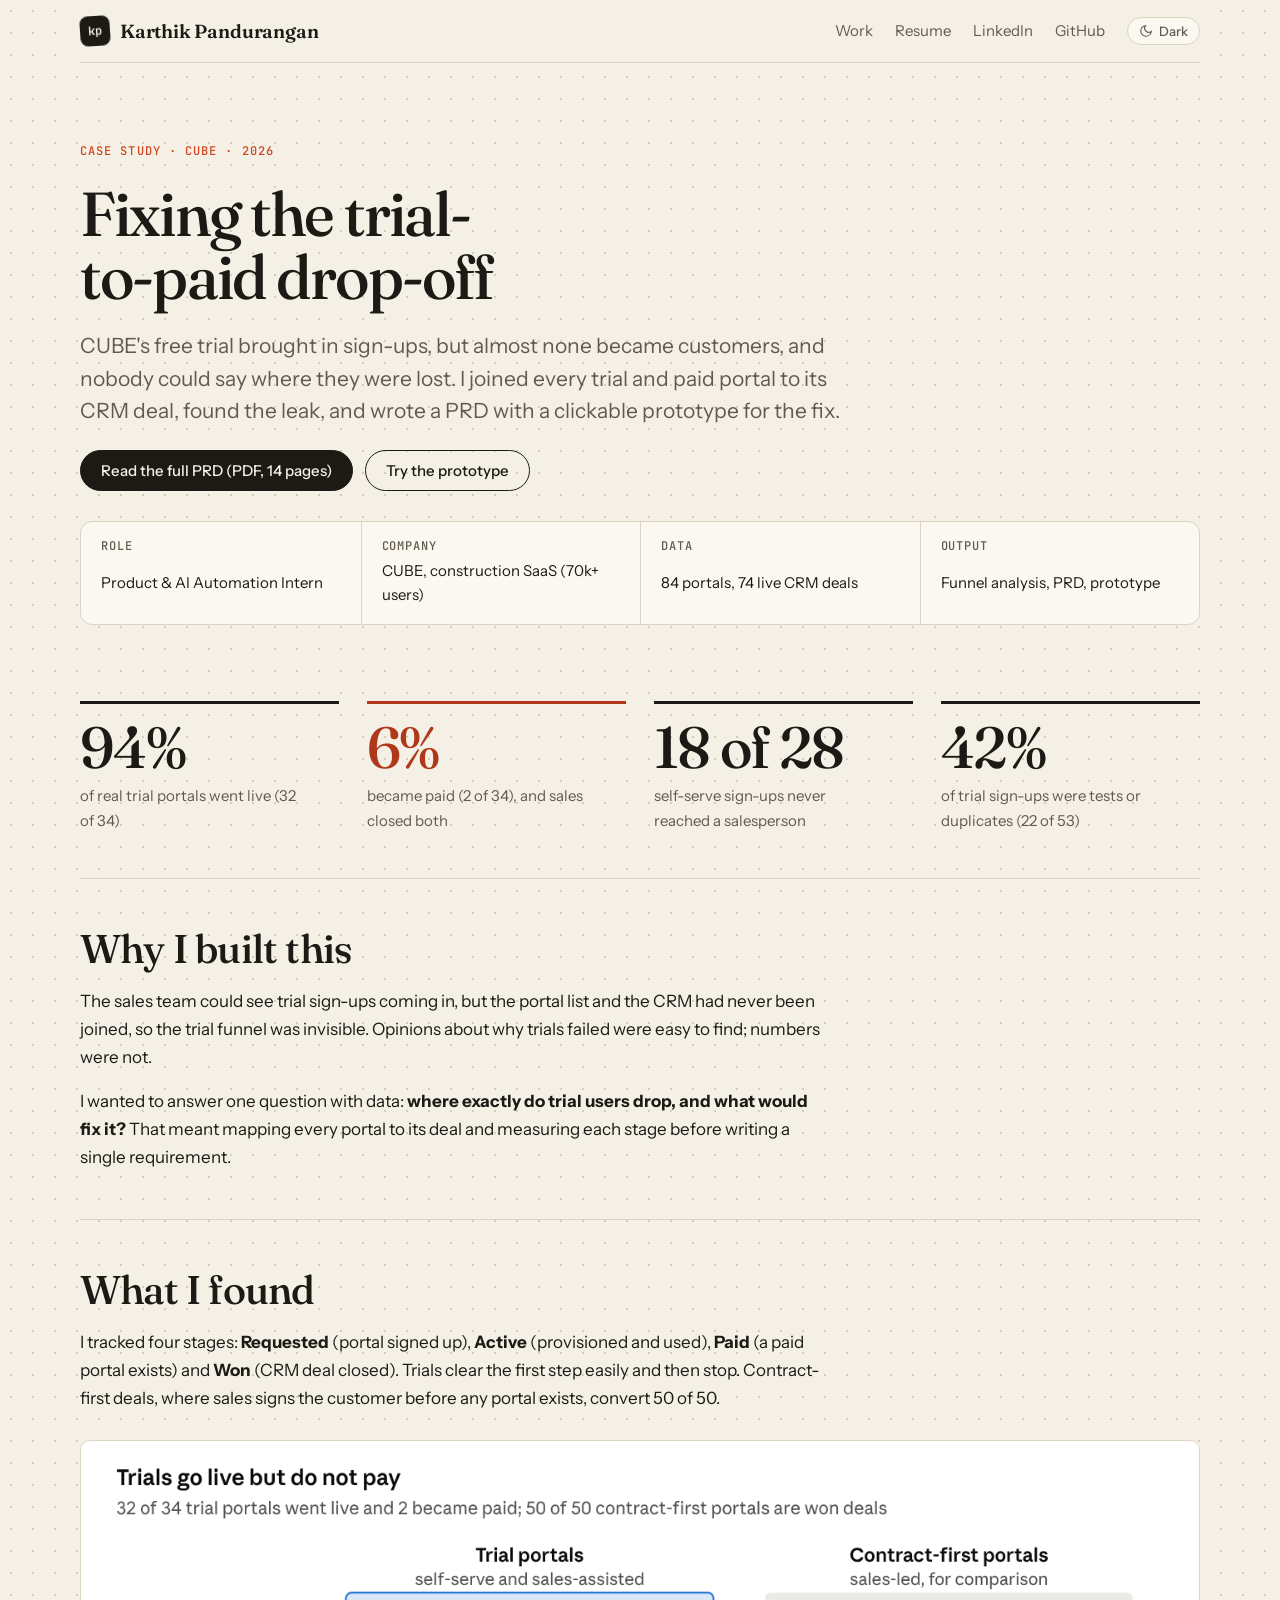
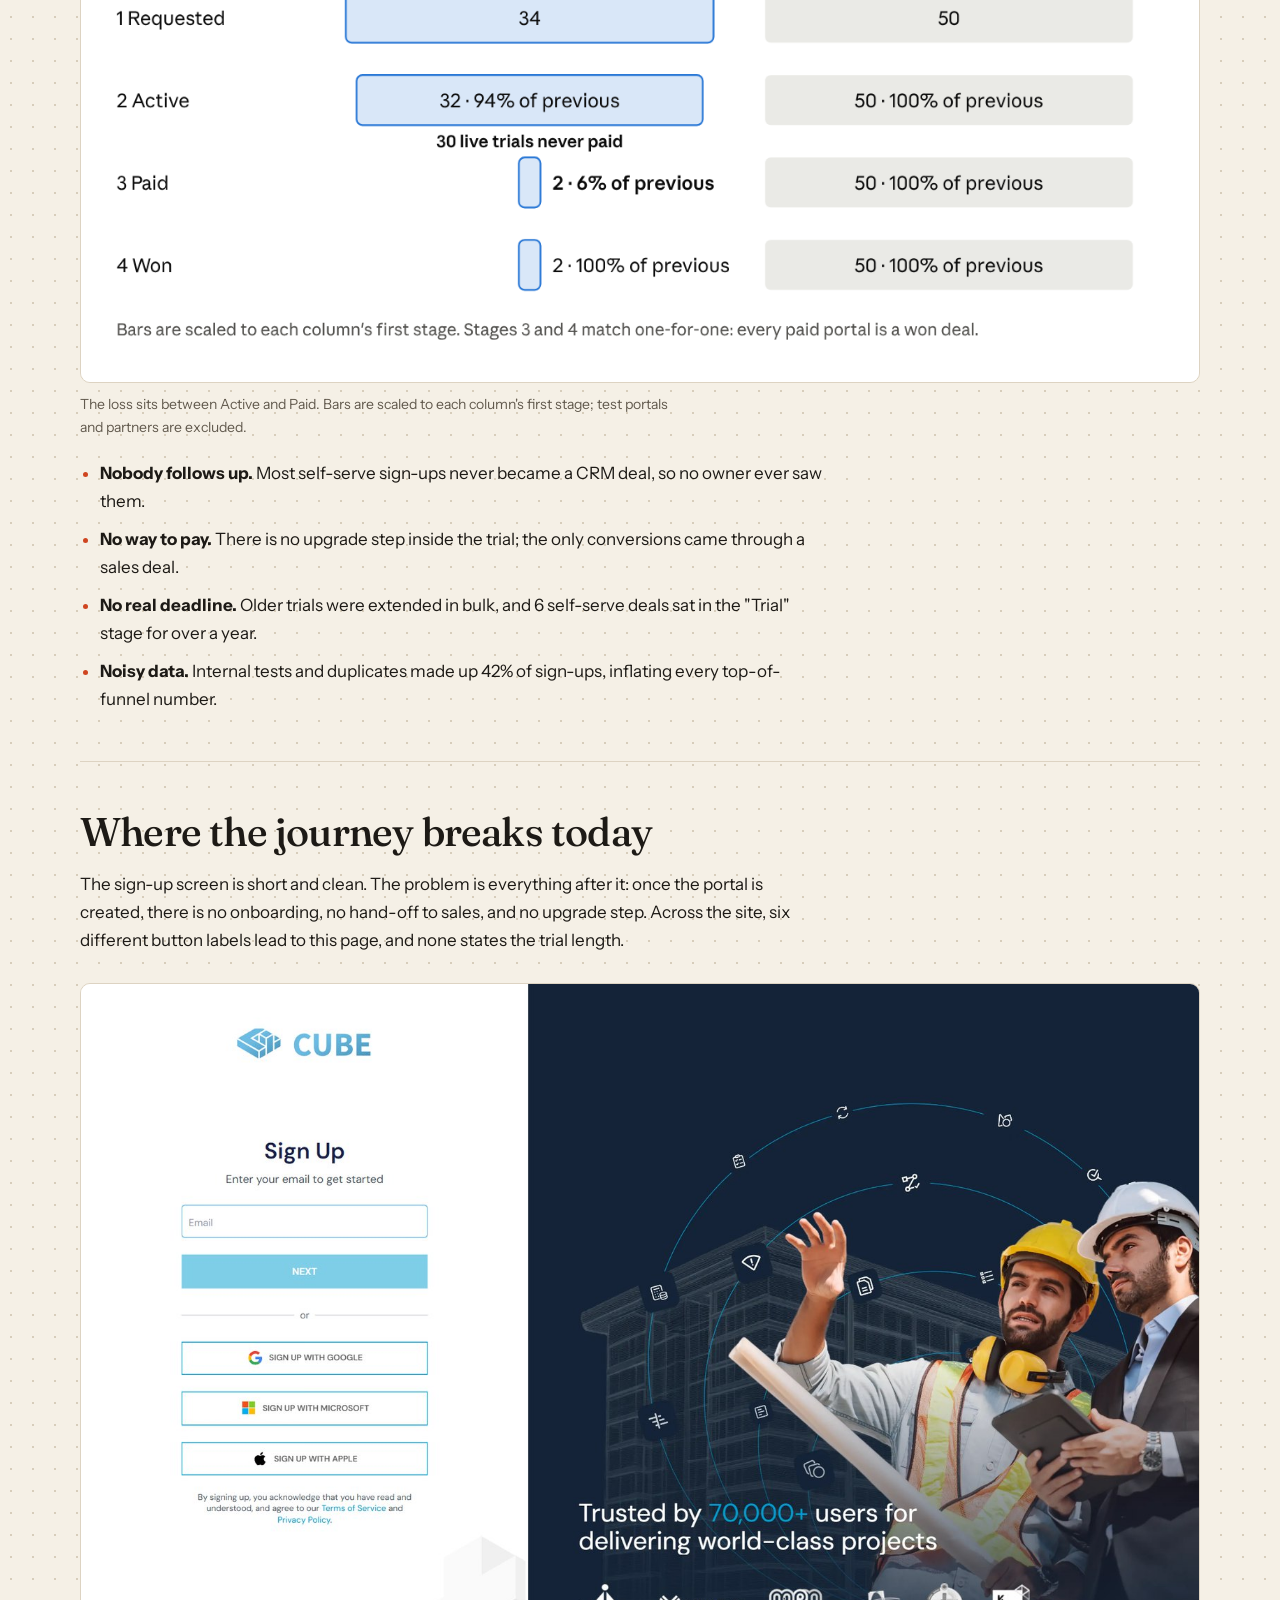
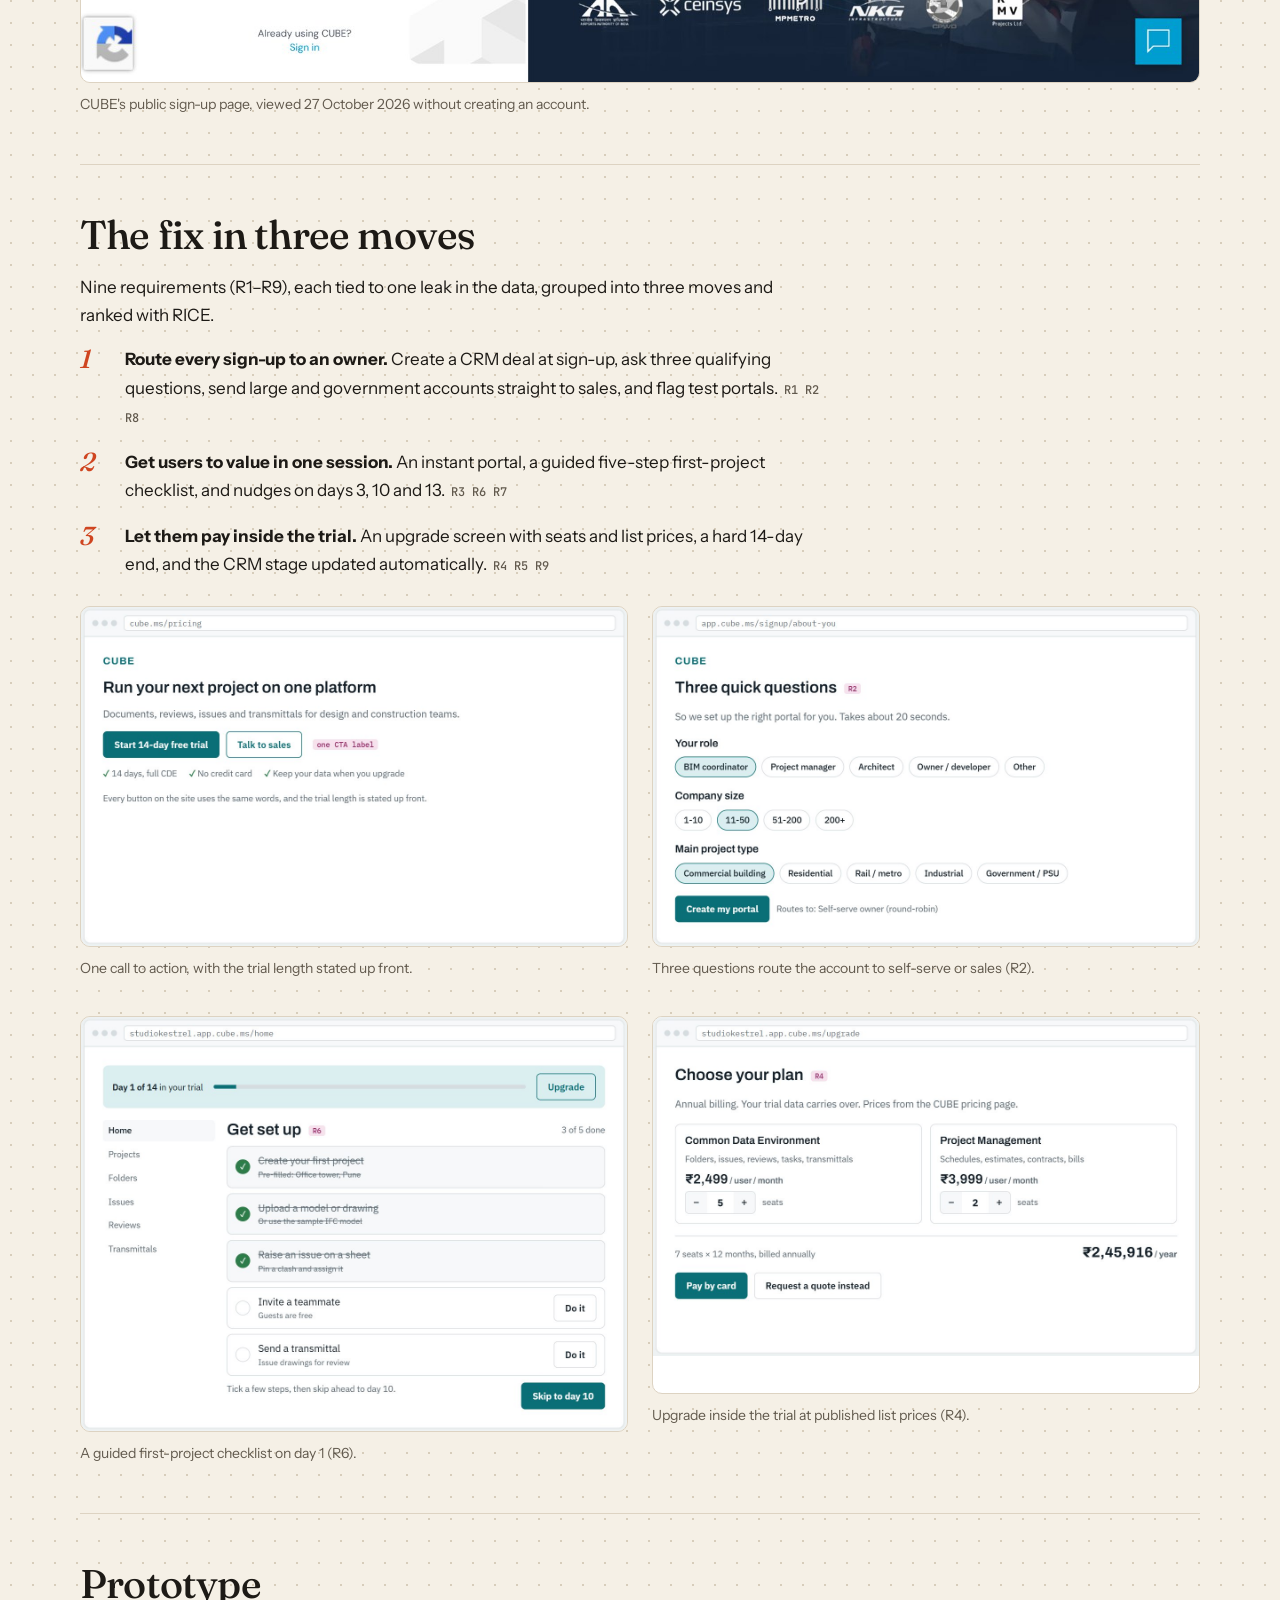
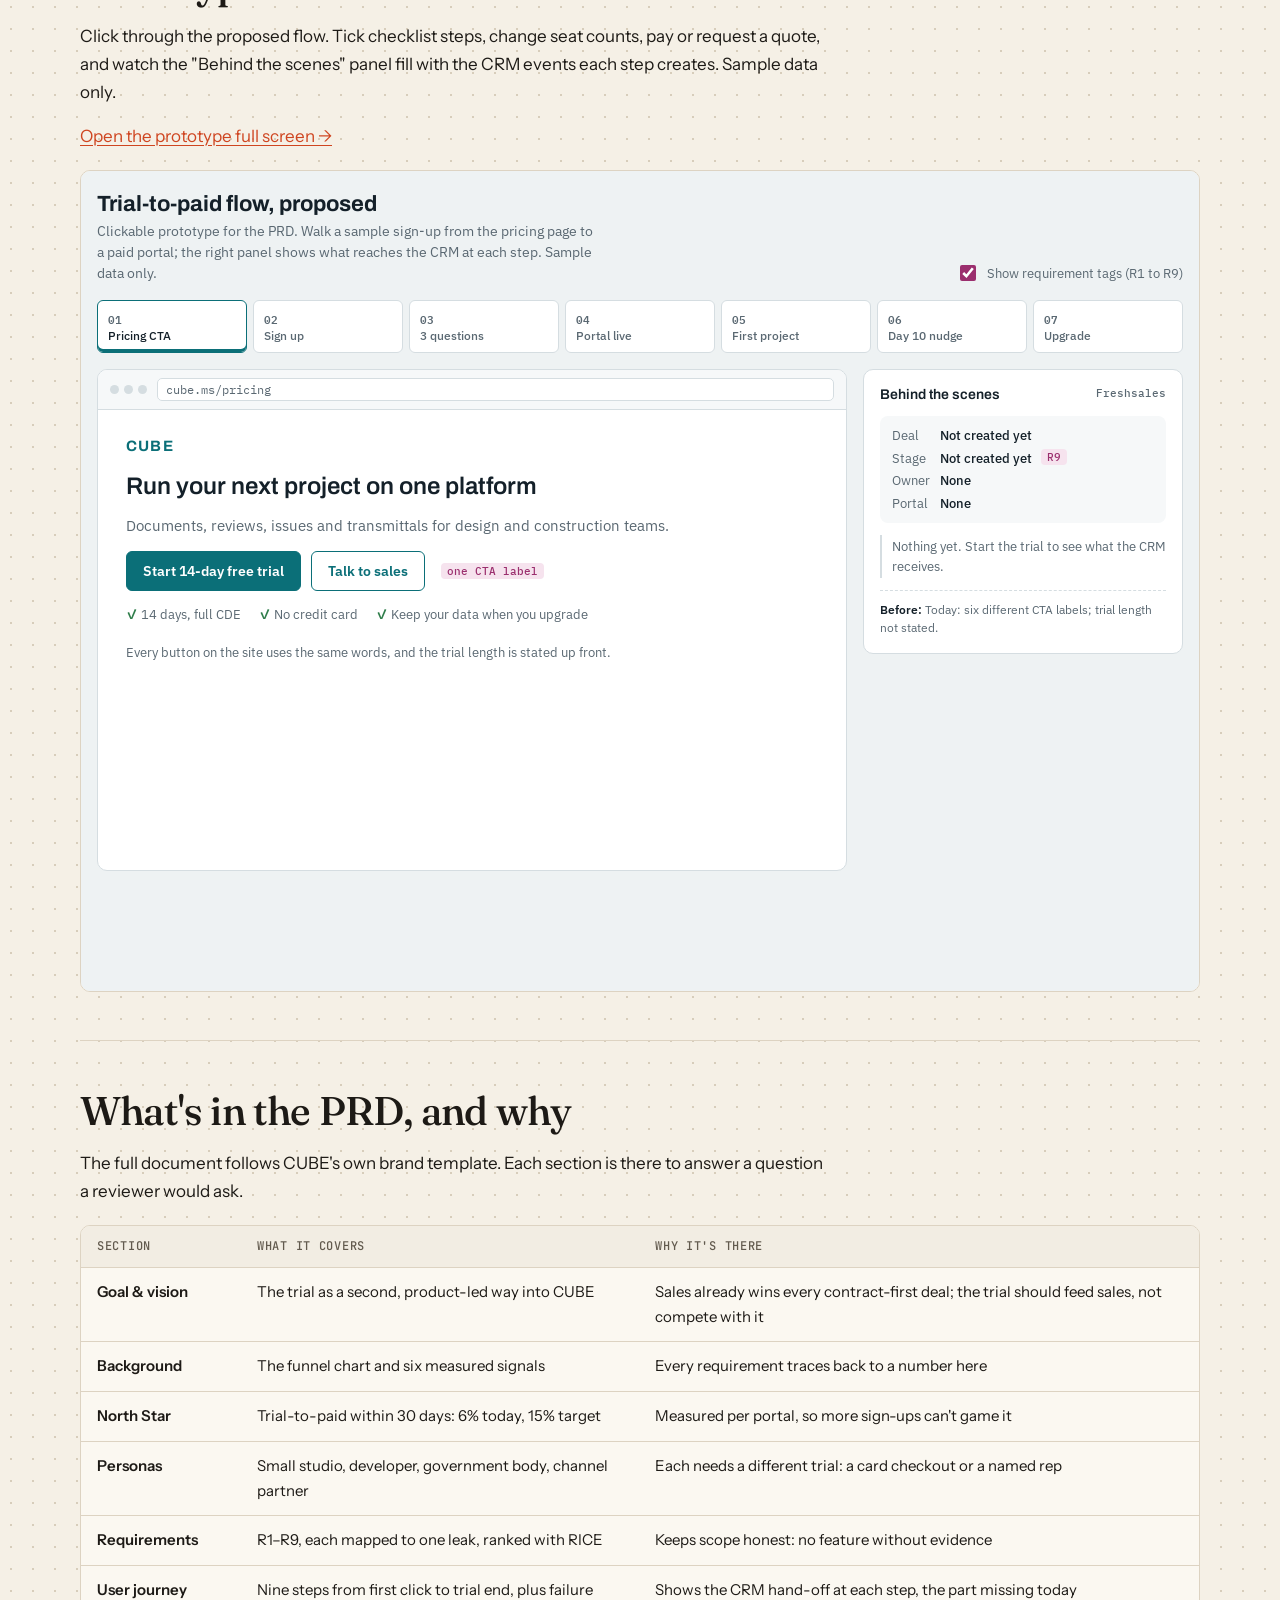
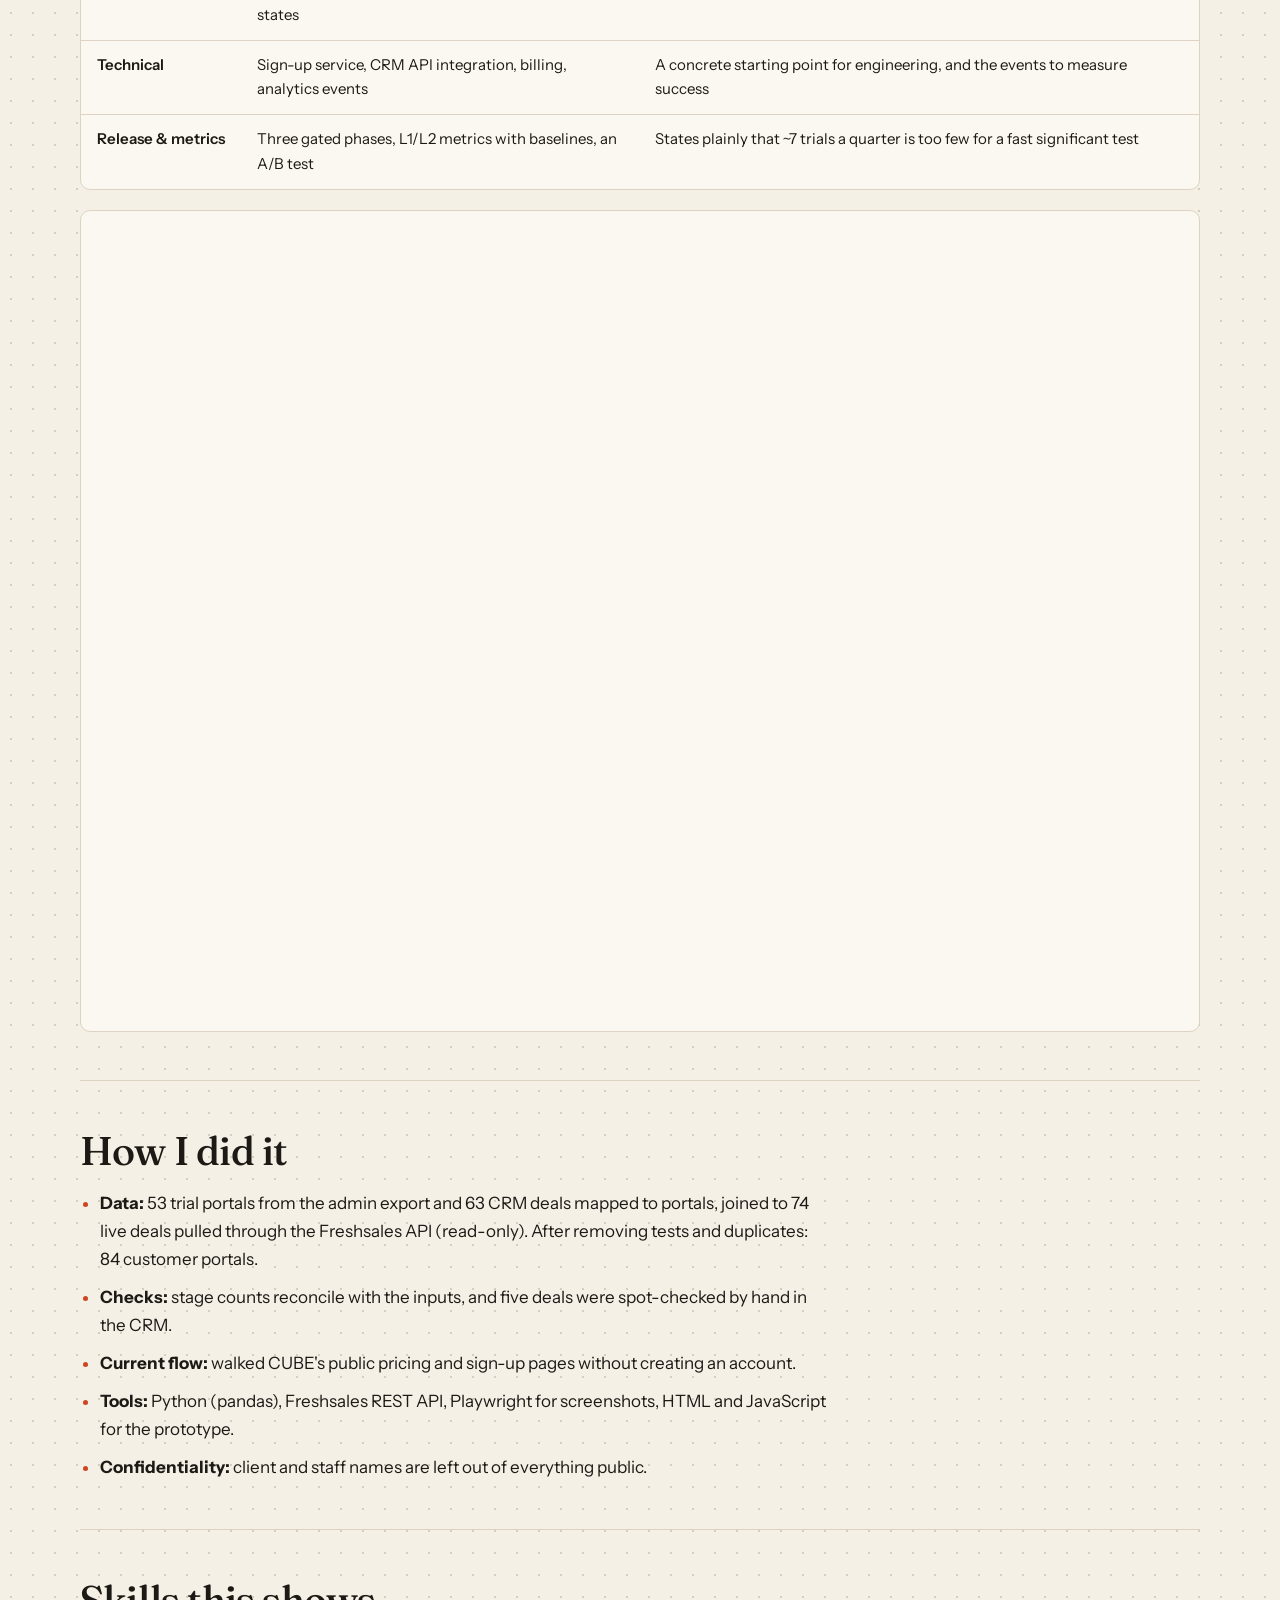
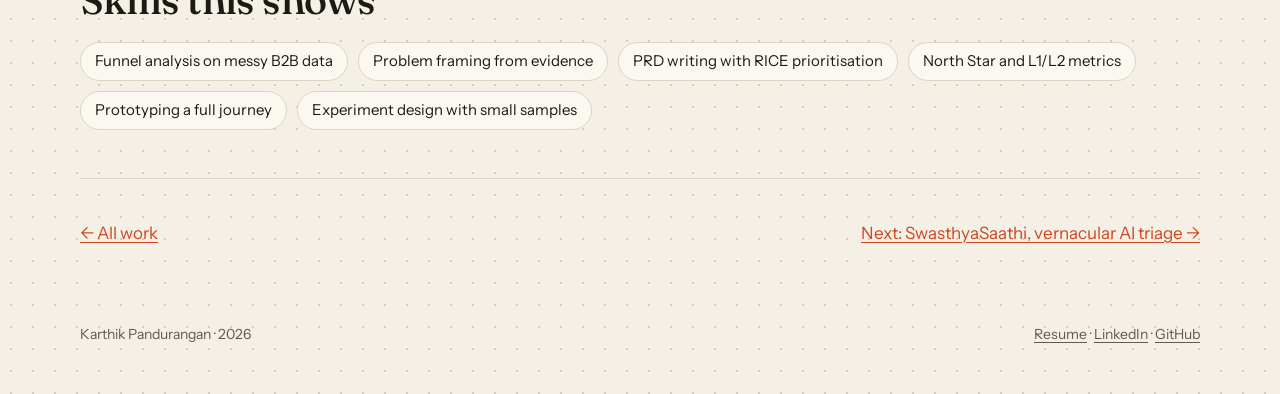
<file: projects/cube-trial-to-paid/index.html>
<!doctype html>
<html lang="en">
<head>
<meta charset="utf-8">
<meta name="viewport" content="width=device-width, initial-scale=1, viewport-fit=cover">
<meta name="color-scheme" content="light dark">
<title>CUBE Trial-to-Paid · Karthik Pandurangan</title>
<meta name="description" content="Case study: a 4-stage sign-up funnel across 84 portals and 74 CRM deals at CUBE, and a PRD with a clickable prototype to fix the trial-to-paid drop-off.">
<script>try{var t=localStorage.getItem('theme');if(t)document.documentElement.dataset.theme=t}catch(e){}</script>
<link rel="icon" href="../../assets/favicon.svg" type="image/svg+xml">
<link rel="preconnect" href="https://fonts.googleapis.com">
<link rel="preconnect" href="https://fonts.gstatic.com" crossorigin>
<link rel="stylesheet" href="https://fonts.googleapis.com/css2?family=Fraunces:ital,opsz,wght@0,9..144,400;0,9..144,500;0,9..144,600;1,9..144,400;1,9..144,500&family=Instrument+Sans:wght@400;500;600&family=JetBrains+Mono:wght@500;600&display=swap">
<link rel="stylesheet" href="../../assets/site.css">
</head>
<body>

<header class="top">
  <a class="me" href="../../"><i aria-hidden="true">kp</i>Karthik Pandurangan</a>
  <nav aria-label="Main">
    <a href="../../#work">Work</a>
    <a href="../../assets/Karthik_Pandurangan_Resume.pdf">Resume</a>
    <a href="http://www.linkedin.com/in/karthik-pandurangan-2b660627a">LinkedIn</a>
    <a href="https://github.com/Karthik07p">GitHub</a>
    <button class="theme-btn" type="button">Theme</button>
  </nav>
</header>

<main class="wrap">

  <section class="case-head">
    <p class="label">Case study · CUBE · 2026</p>
    <h1>Fixing the trial-to-paid drop-off</h1>
    <p class="lede">CUBE's free trial brought in sign-ups, but almost none became customers, and nobody could say where they were lost. I joined every trial and paid portal to its CRM deal, found the leak, and wrote a PRD with a clickable prototype for the fix.</p>
    <div class="ctas">
      <a class="btn solid" href="https://drive.google.com/file/d/1Pzm4wbJR4EUgD-n2uAxSsVJC1ta52IX_/view">Read the full PRD (PDF, 14 pages)</a>
      <a class="btn line" href="#prototype">Try the prototype</a>
    </div>
    <dl class="facts-strip">
      <div><dt>Role</dt><dd>Product &amp; AI Automation Intern</dd></div>
      <div><dt>Company</dt><dd>CUBE, construction SaaS (70k+ users)</dd></div>
      <div><dt>Data</dt><dd>84 portals, 74 live CRM deals</dd></div>
      <div><dt>Output</dt><dd>Funnel analysis, PRD, prototype</dd></div>
    </dl>
  </section>

  <section class="stats" aria-label="Key findings">
    <div class="stat"><b>94%</b><span>of real trial portals went live (32 of 34)</span></div>
    <div class="stat bad"><b>6%</b><span>became paid (2 of 34), and sales closed both</span></div>
    <div class="stat"><b>18 of 28</b><span>self-serve sign-ups never reached a salesperson</span></div>
    <div class="stat"><b>42%</b><span>of trial sign-ups were tests or duplicates (22 of 53)</span></div>
  </section>

  <section class="part">
    <div class="read">
      <h2>Why I built this</h2>
      <p>The sales team could see trial sign-ups coming in, but the portal list and the CRM had never been joined, so the trial funnel was invisible. Opinions about why trials failed were easy to find; numbers were not.</p>
      <p>I wanted to answer one question with data: <strong>where exactly do trial users drop, and what would fix it?</strong> That meant mapping every portal to its deal and measuring each stage before writing a single requirement.</p>
    </div>
  </section>

  <section class="part">
    <div class="read">
      <h2>What I found</h2>
      <p>I tracked four stages: <strong>Requested</strong> (portal signed up), <strong>Active</strong> (provisioned and used), <strong>Paid</strong> (a paid portal exists) and <strong>Won</strong> (CRM deal closed). Trials clear the first step easily and then stop. Contract-first deals, where sales signs the customer before any portal exists, convert 50 of 50.</p>
    </div>
    <figure>
      <div class="frame light"><img src="img/funnel.png" width="1344" height="650" alt="Funnel by stage. Trial portals: 34 requested, 32 active, 2 paid, 2 won. Contract-first portals: 50 at every stage."></div>
      <figcaption>The loss sits between Active and Paid. Bars are scaled to each column's first stage; test portals and partners are excluded.</figcaption>
    </figure>
    <div class="read">
      <ul>
        <li><strong>Nobody follows up.</strong> Most self-serve sign-ups never became a CRM deal, so no owner ever saw them.</li>
        <li><strong>No way to pay.</strong> There is no upgrade step inside the trial; the only conversions came through a sales deal.</li>
        <li><strong>No real deadline.</strong> Older trials were extended in bulk, and 6 self-serve deals sat in the "Trial" stage for over a year.</li>
        <li><strong>Noisy data.</strong> Internal tests and duplicates made up 42% of sign-ups, inflating every top-of-funnel number.</li>
      </ul>
    </div>
  </section>

  <section class="part">
    <div class="read">
      <h2>Where the journey breaks today</h2>
      <p>The sign-up screen is short and clean. The problem is everything after it: once the portal is created, there is no onboarding, no hand-off to sales, and no upgrade step. Across the site, six different button labels lead to this page, and none states the trial length.</p>
    </div>
    <figure>
      <div class="frame light"><img src="img/signup-today.jpg" width="1600" height="1000" loading="lazy" alt="CUBE's current sign-up page: email field, Next button, and Google, Microsoft and Apple sign-in"></div>
      <figcaption>CUBE's public sign-up page, viewed 27 October 2026 without creating an account.</figcaption>
    </figure>
  </section>

  <section class="part">
    <div class="read">
      <h2>The fix in three moves</h2>
      <p>Nine requirements (R1–R9), each tied to one leak in the data, grouped into three moves and ranked with RICE.</p>
      <ol class="moves">
        <li><div><strong>Route every sign-up to an owner.</strong> Create a CRM deal at sign-up, ask three qualifying questions, send large and government accounts straight to sales, and flag test portals.<span class="req">R1 R2 R8</span></div></li>
        <li><div><strong>Get users to value in one session.</strong> An instant portal, a guided five-step first-project checklist, and nudges on days 3, 10 and 13.<span class="req">R3 R6 R7</span></div></li>
        <li><div><strong>Let them pay inside the trial.</strong> An upgrade screen with seats and list prices, a hard 14-day end, and the CRM stage updated automatically.<span class="req">R4 R5 R9</span></div></li>
      </ol>
    </div>
    <div class="gallery">
      <figure><div class="frame light"><img src="img/s1-cta.jpg" width="1230" height="764" loading="lazy" alt="Pricing page with one Start 14-day free trial button and the trial terms beside it"></div><figcaption>One call to action, with the trial length stated up front.</figcaption></figure>
      <figure><div class="frame light"><img src="img/s2-qualify.jpg" width="1230" height="764" loading="lazy" alt="Three qualifying questions: role, company size and project type"></div><figcaption>Three questions route the account to self-serve or sales (R2).</figcaption></figure>
      <figure><div class="frame light"><img src="img/s4-setup.jpg" width="1230" height="932" loading="lazy" alt="Guided setup checklist with five steps"></div><figcaption>A guided first-project checklist on day 1 (R6).</figcaption></figure>
      <figure><div class="frame light"><img src="img/s6-upgrade.jpg" width="1230" height="764" loading="lazy" alt="Upgrade screen with seat steppers and an annual total"></div><figcaption>Upgrade inside the trial at published list prices (R4).</figcaption></figure>
    </div>
  </section>

  <section class="part" id="prototype">
    <div class="read">
      <h2>Prototype</h2>
      <p>Click through the proposed flow. Tick checklist steps, change seat counts, pay or request a quote, and watch the "Behind the scenes" panel fill with the CRM events each step creates. Sample data only.</p>
      <p><a href="prototype.html">Open the prototype full screen →</a></p>
    </div>
    <div class="embed proto"><iframe id="proto" src="prototype.html" title="Clickable prototype of the proposed trial-to-paid flow" loading="lazy"></iframe></div>
    <script>
      // Size the prototype frame to its content (same origin), so there is no empty band or inner scrollbar.
      (function () {
        var f = document.getElementById('proto');
        function fit() {
          try { var d = f.contentDocument; if (d && d.body) f.style.height = d.documentElement.scrollHeight + 'px'; } catch (e) {}
        }
        f.addEventListener('load', function () {
          fit();
          try { new ResizeObserver(fit).observe(f.contentDocument.body); } catch (e) {}
        });
        addEventListener('resize', fit);
      })();
    </script>
  </section>

  <section class="part">
    <div class="read">
      <h2>What's in the PRD, and why</h2>
      <p>The full document follows CUBE's own brand template. Each section is there to answer a question a reviewer would ask.</p>
    </div>
    <div class="table-wrap">
      <table>
        <thead><tr><th>Section</th><th>What it covers</th><th>Why it's there</th></tr></thead>
        <tbody>
          <tr><td>Goal &amp; vision</td><td>The trial as a second, product-led way into CUBE</td><td>Sales already wins every contract-first deal; the trial should feed sales, not compete with it</td></tr>
          <tr><td>Background</td><td>The funnel chart and six measured signals</td><td>Every requirement traces back to a number here</td></tr>
          <tr><td>North Star</td><td>Trial-to-paid within 30 days: 6% today, 15% target</td><td>Measured per portal, so more sign-ups can't game it</td></tr>
          <tr><td>Personas</td><td>Small studio, developer, government body, channel partner</td><td>Each needs a different trial: a card checkout or a named rep</td></tr>
          <tr><td>Requirements</td><td>R1–R9, each mapped to one leak, ranked with RICE</td><td>Keeps scope honest: no feature without evidence</td></tr>
          <tr><td>User journey</td><td>Nine steps from first click to trial end, plus failure states</td><td>Shows the CRM hand-off at each step, the part missing today</td></tr>
          <tr><td>Technical</td><td>Sign-up service, CRM API integration, billing, analytics events</td><td>A concrete starting point for engineering, and the events to measure success</td></tr>
          <tr><td>Release &amp; metrics</td><td>Three gated phases, L1/L2 metrics with baselines, an A/B test</td><td>States plainly that ~7 trials a quarter is too few for a fast significant test</td></tr>
        </tbody>
      </table>
    </div>
    <div class="embed pdf"><iframe src="https://drive.google.com/file/d/1Pzm4wbJR4EUgD-n2uAxSsVJC1ta52IX_/preview" title="Full PRD, 14 pages" loading="lazy" allow="autoplay"></iframe></div>
  </section>

  <section class="part">
    <div class="read">
      <h2>How I did it</h2>
      <ul>
        <li><strong>Data:</strong> 53 trial portals from the admin export and 63 CRM deals mapped to portals, joined to 74 live deals pulled through the Freshsales API (read-only). After removing tests and duplicates: 84 customer portals.</li>
        <li><strong>Checks:</strong> stage counts reconcile with the inputs, and five deals were spot-checked by hand in the CRM.</li>
        <li><strong>Current flow:</strong> walked CUBE's public pricing and sign-up pages without creating an account.</li>
        <li><strong>Tools:</strong> Python (pandas), Freshsales REST API, Playwright for screenshots, HTML and JavaScript for the prototype.</li>
        <li><strong>Confidentiality:</strong> client and staff names are left out of everything public.</li>
      </ul>
    </div>
  </section>

  <section class="part">
    <div class="read"><h2>Skills this shows</h2></div>
    <ul class="skills">
      <li>Funnel analysis on messy B2B data</li>
      <li>Problem framing from evidence</li>
      <li>PRD writing with RICE prioritisation</li>
      <li>North Star and L1/L2 metrics</li>
      <li>Prototyping a full journey</li>
      <li>Experiment design with small samples</li>
    </ul>
  </section>

  <nav class="next" aria-label="More work">
    <a href="../../#work">← All work</a>
    <a href="../swasthyasaathi/">Next: SwasthyaSaathi, vernacular AI triage →</a>
  </nav>
</main>

<footer class="foot">
  <span>Karthik Pandurangan · 2026</span>
  <span><a href="../../assets/Karthik_Pandurangan_Resume.pdf">Resume</a> · <a href="http://www.linkedin.com/in/karthik-pandurangan-2b660627a">LinkedIn</a> · <a href="https://github.com/Karthik07p">GitHub</a></span>
</footer>

<script src="../../assets/site.js"></script>
</body>
</html>
</file>
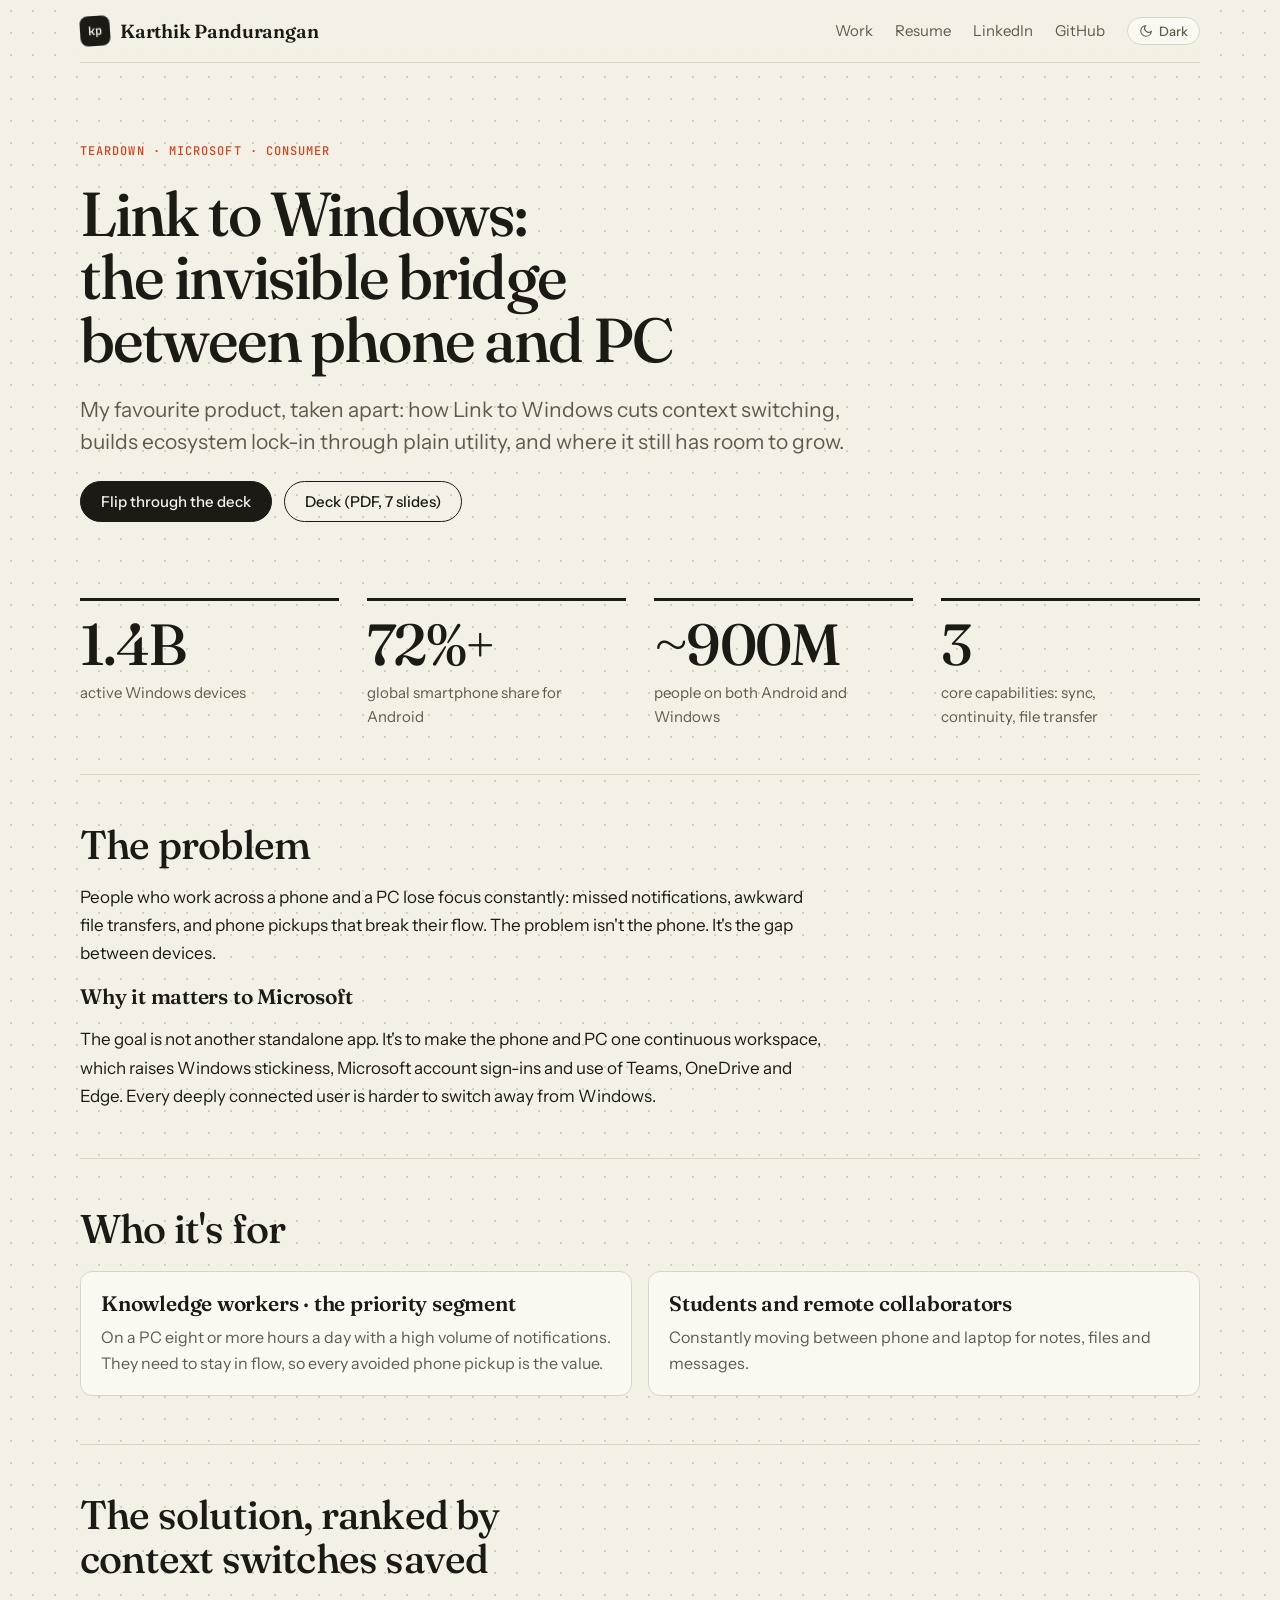
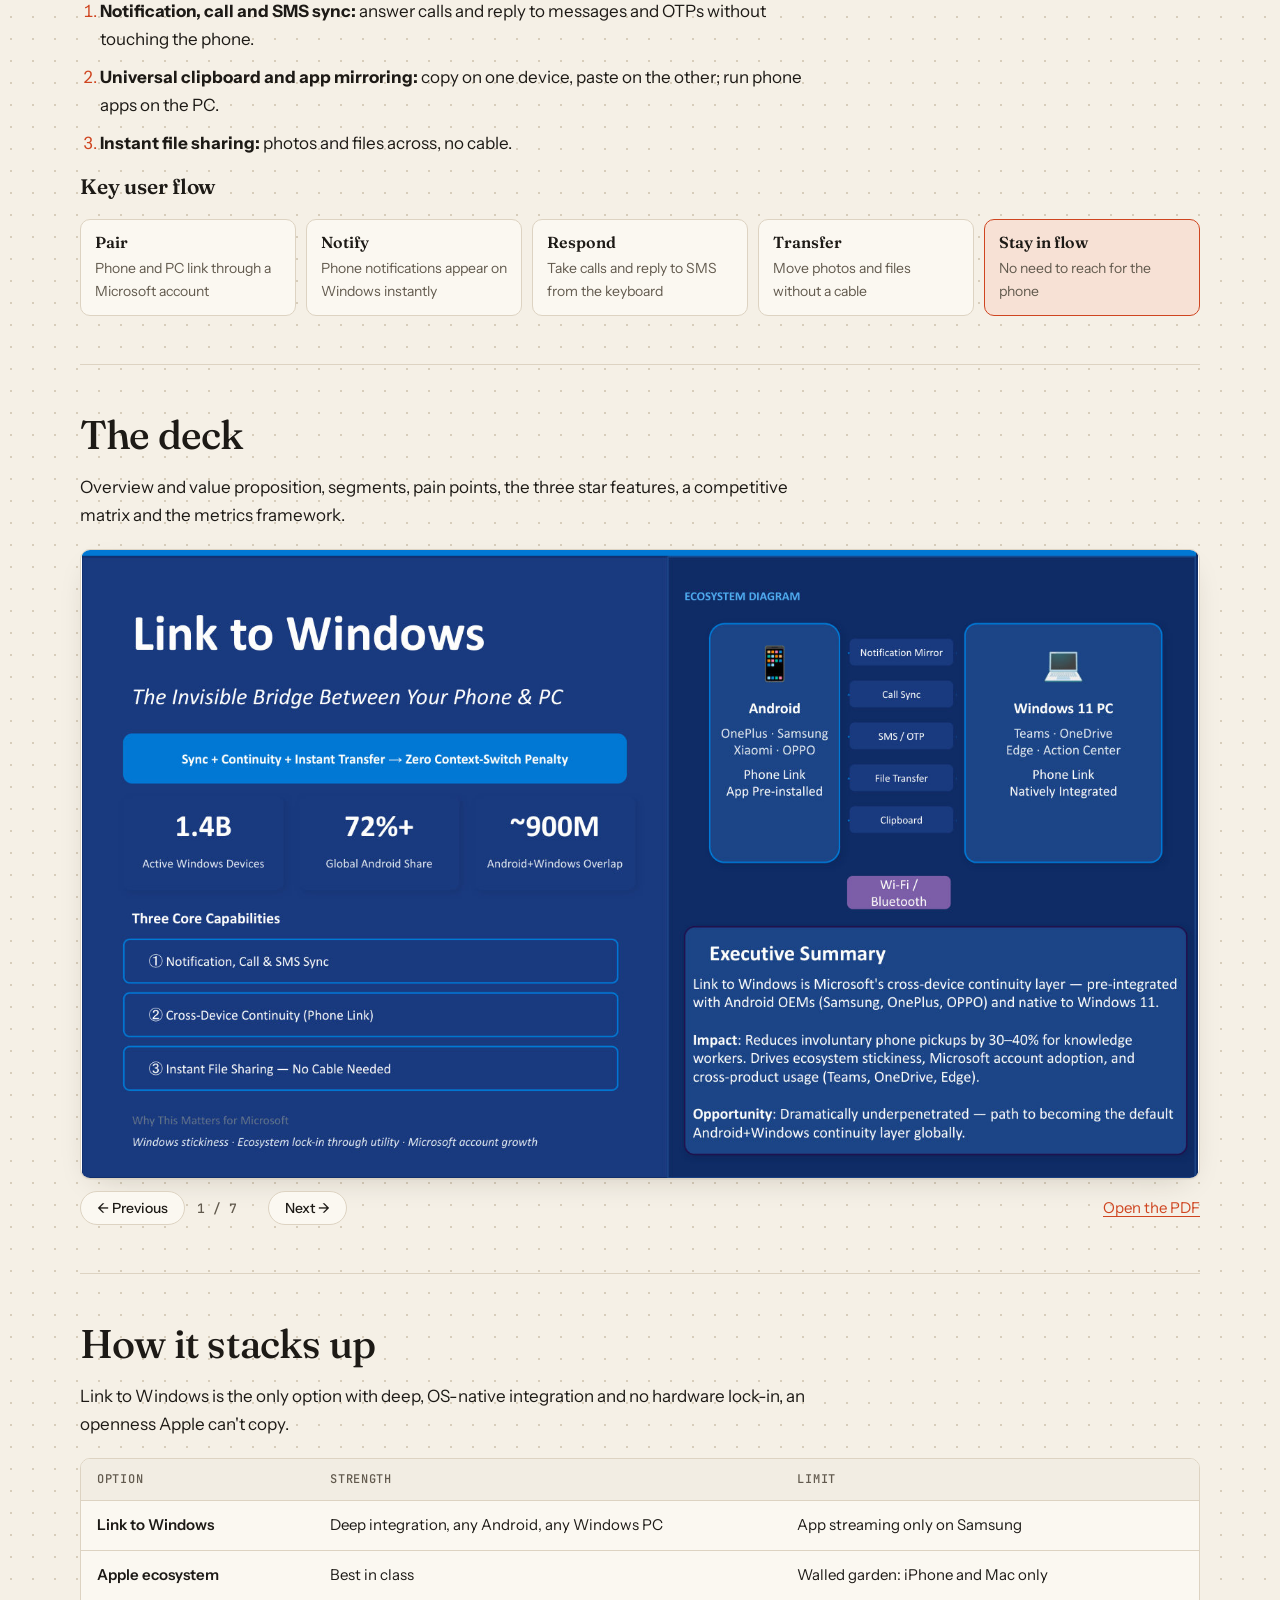
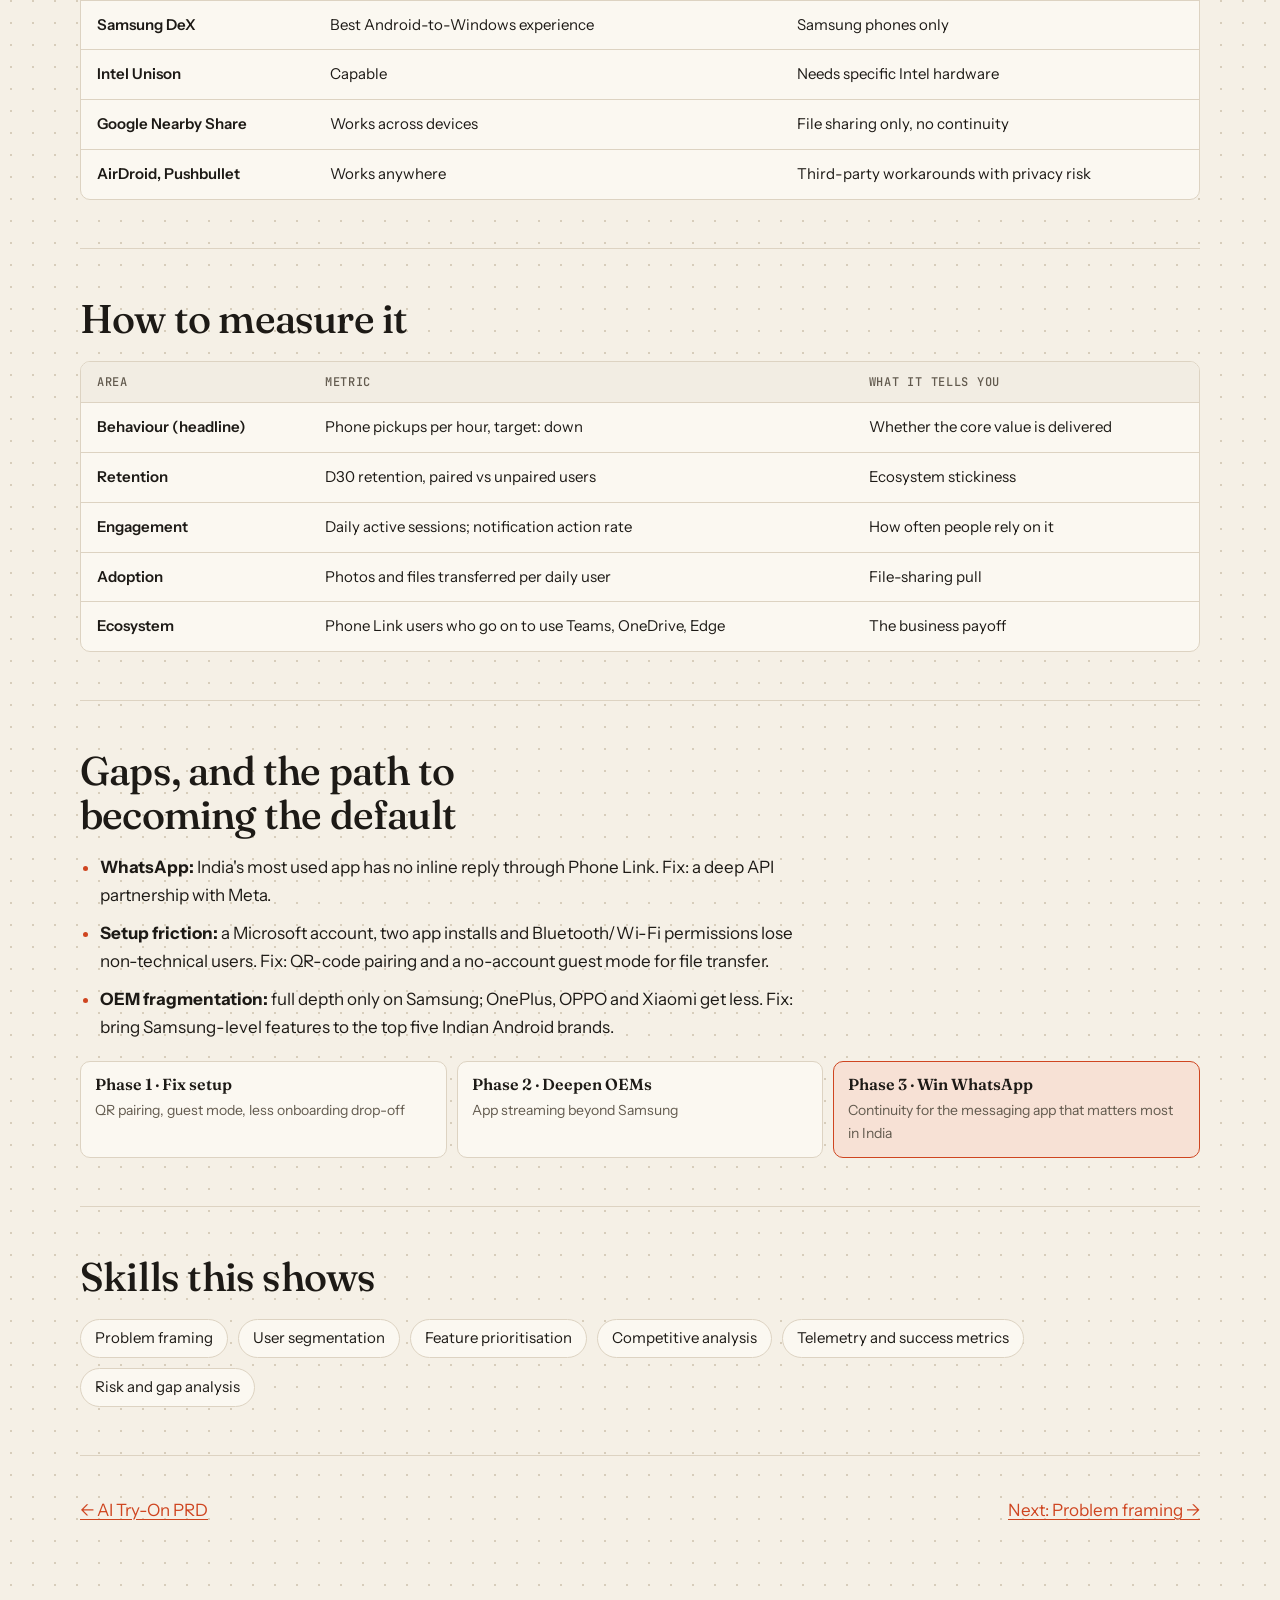
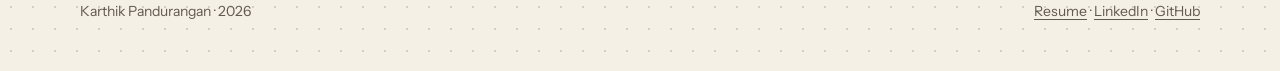
<file: projects/link-to-windows/index.html>
<!doctype html>
<html lang="en">
<head>
<meta charset="utf-8">
<meta name="viewport" content="width=device-width, initial-scale=1, viewport-fit=cover">
<meta name="color-scheme" content="light dark">
<title>Link to Windows Teardown · Karthik Pandurangan</title>
<meta name="description" content="Product teardown: how Microsoft's Link to Windows cuts context switching between phone and PC, who it serves, how it compares, and how to measure it.">
<script>try{var t=localStorage.getItem('theme');if(t)document.documentElement.dataset.theme=t}catch(e){}</script>
<link rel="icon" href="../../assets/favicon.svg" type="image/svg+xml">
<link rel="preconnect" href="https://fonts.googleapis.com">
<link rel="preconnect" href="https://fonts.gstatic.com" crossorigin>
<link rel="stylesheet" href="https://fonts.googleapis.com/css2?family=Fraunces:ital,opsz,wght@0,9..144,400;0,9..144,500;0,9..144,600;1,9..144,400;1,9..144,500&family=Instrument+Sans:wght@400;500;600&family=JetBrains+Mono:wght@500;600&display=swap">
<link rel="stylesheet" href="../../assets/site.css">
</head>
<body>

<header class="top">
  <a class="me" href="../../"><i aria-hidden="true">kp</i>Karthik Pandurangan</a>
  <nav aria-label="Main">
    <a href="../../#work">Work</a>
    <a href="../../assets/Karthik_Pandurangan_Resume.pdf">Resume</a>
    <a href="http://www.linkedin.com/in/karthik-pandurangan-2b660627a">LinkedIn</a>
    <a href="https://github.com/Karthik07p">GitHub</a>
    <button class="theme-btn" type="button">Theme</button>
  </nav>
</header>

<main class="wrap">

  <section class="case-head">
    <p class="label">Teardown · Microsoft · Consumer</p>
    <h1>Link to Windows: the invisible bridge between phone and PC</h1>
    <p class="lede">My favourite product, taken apart: how Link to Windows cuts context switching, builds ecosystem lock-in through plain utility, and where it still has room to grow.</p>
    <div class="ctas">
      <a class="btn solid" href="#deck">Flip through the deck</a>
      <a class="btn line" href="Link_to_Windows_Teardown.pdf">Deck (PDF, 7 slides)</a>
    </div>
  </section>

  <section class="stats" aria-label="Market size">
    <div class="stat"><b>1.4B</b><span>active Windows devices</span></div>
    <div class="stat"><b>72%+</b><span>global smartphone share for Android</span></div>
    <div class="stat"><b>~900M</b><span>people on both Android and Windows</span></div>
    <div class="stat"><b>3</b><span>core capabilities: sync, continuity, file transfer</span></div>
  </section>

  <section class="part">
    <div class="read">
      <h2>The problem</h2>
      <p>People who work across a phone and a PC lose focus constantly: missed notifications, awkward file transfers, and phone pickups that break their flow. The problem isn't the phone. It's the gap between devices.</p>
      <h3>Why it matters to Microsoft</h3>
      <p>The goal is not another standalone app. It's to make the phone and PC one continuous workspace, which raises Windows stickiness, Microsoft account sign-ins and use of Teams, OneDrive and Edge. Every deeply connected user is harder to switch away from Windows.</p>
    </div>
  </section>

  <section class="part">
    <div class="read"><h2>Who it's for</h2></div>
    <div class="duo">
      <div><h3>Knowledge workers · the priority segment</h3><p>On a PC eight or more hours a day with a high volume of notifications. They need to stay in flow, so every avoided phone pickup is the value.</p></div>
      <div><h3>Students and remote collaborators</h3><p>Constantly moving between phone and laptop for notes, files and messages.</p></div>
    </div>
  </section>

  <section class="part">
    <div class="read">
      <h2>The solution, ranked by context switches saved</h2>
      <ol>
        <li><strong>Notification, call and SMS sync:</strong> answer calls and reply to messages and OTPs without touching the phone.</li>
        <li><strong>Universal clipboard and app mirroring:</strong> copy on one device, paste on the other; run phone apps on the PC.</li>
        <li><strong>Instant file sharing:</strong> photos and files across, no cable.</li>
      </ol>
      <h3>Key user flow</h3>
    </div>
    <ol class="flow">
      <li><b>Pair</b><span>Phone and PC link through a Microsoft account</span></li>
      <li><b>Notify</b><span>Phone notifications appear on Windows instantly</span></li>
      <li><b>Respond</b><span>Take calls and reply to SMS from the keyboard</span></li>
      <li><b>Transfer</b><span>Move photos and files without a cable</span></li>
      <li class="key"><b>Stay in flow</b><span>No need to reach for the phone</span></li>
    </ol>
  </section>

  <section class="part" id="deck">
    <div class="read">
      <h2>The deck</h2>
      <p>Overview and value proposition, segments, pain points, the three star features, a competitive matrix and the metrics framework.</p>
    </div>
    <div class="slides" tabindex="0" aria-label="Link to Windows deck, use arrow keys to move between slides">
      <div class="stage-s">
        <img class="slide" src="img/slide-01.jpg" width="1600" height="900" alt="Slide 1: Link to Windows, the invisible bridge between your phone and PC">
        <img class="slide" src="img/slide-02.jpg" width="1600" height="900" loading="lazy" alt="Slide 2: what it is and why it exists">
        <img class="slide" src="img/slide-03.jpg" width="1600" height="900" loading="lazy" alt="Slide 3: user segments and persona">
        <img class="slide" src="img/slide-04.jpg" width="1600" height="900" loading="lazy" alt="Slide 4: pain points and how Link to Windows solves them">
        <img class="slide" src="img/slide-05.jpg" width="1600" height="900" loading="lazy" alt="Slide 5: three star features">
        <img class="slide" src="img/slide-06.jpg" width="1600" height="900" loading="lazy" alt="Slide 6: competitive analysis">
        <img class="slide" src="img/slide-07.jpg" width="1600" height="900" loading="lazy" alt="Slide 7: metrics framework, gaps and recommendation">
      </div>
      <div class="ctrl"><button class="prev" type="button">← Previous</button><span class="slides-count"></span><button class="next-s" type="button">Next →</button><a href="Link_to_Windows_Teardown.pdf">Open the PDF</a></div>
    </div>
  </section>

  <section class="part">
    <div class="read">
      <h2>How it stacks up</h2>
      <p>Link to Windows is the only option with deep, OS-native integration and no hardware lock-in, an openness Apple can't copy.</p>
    </div>
    <div class="table-wrap">
      <table>
        <thead><tr><th>Option</th><th>Strength</th><th>Limit</th></tr></thead>
        <tbody>
          <tr><td>Link to Windows</td><td>Deep integration, any Android, any Windows PC</td><td>App streaming only on Samsung</td></tr>
          <tr><td>Apple ecosystem</td><td>Best in class</td><td>Walled garden: iPhone and Mac only</td></tr>
          <tr><td>Samsung DeX</td><td>Best Android-to-Windows experience</td><td>Samsung phones only</td></tr>
          <tr><td>Intel Unison</td><td>Capable</td><td>Needs specific Intel hardware</td></tr>
          <tr><td>Google Nearby Share</td><td>Works across devices</td><td>File sharing only, no continuity</td></tr>
          <tr><td>AirDroid, Pushbullet</td><td>Works anywhere</td><td>Third-party workarounds with privacy risk</td></tr>
        </tbody>
      </table>
    </div>
  </section>

  <section class="part">
    <div class="read">
      <h2>How to measure it</h2>
    </div>
    <div class="table-wrap">
      <table>
        <thead><tr><th>Area</th><th>Metric</th><th>What it tells you</th></tr></thead>
        <tbody>
          <tr><td>Behaviour (headline)</td><td>Phone pickups per hour, target: down</td><td>Whether the core value is delivered</td></tr>
          <tr><td>Retention</td><td>D30 retention, paired vs unpaired users</td><td>Ecosystem stickiness</td></tr>
          <tr><td>Engagement</td><td>Daily active sessions; notification action rate</td><td>How often people rely on it</td></tr>
          <tr><td>Adoption</td><td>Photos and files transferred per daily user</td><td>File-sharing pull</td></tr>
          <tr><td>Ecosystem</td><td>Phone Link users who go on to use Teams, OneDrive, Edge</td><td>The business payoff</td></tr>
        </tbody>
      </table>
    </div>
  </section>

  <section class="part">
    <div class="read">
      <h2>Gaps, and the path to becoming the default</h2>
      <ul>
        <li><strong>WhatsApp:</strong> India's most used app has no inline reply through Phone Link. Fix: a deep API partnership with Meta.</li>
        <li><strong>Setup friction:</strong> a Microsoft account, two app installs and Bluetooth/Wi-Fi permissions lose non-technical users. Fix: QR-code pairing and a no-account guest mode for file transfer.</li>
        <li><strong>OEM fragmentation:</strong> full depth only on Samsung; OnePlus, OPPO and Xiaomi get less. Fix: bring Samsung-level features to the top five Indian Android brands.</li>
      </ul>
    </div>
    <ol class="flow" aria-label="Recommended phases">
      <li><b>Phase 1 · Fix setup</b><span>QR pairing, guest mode, less onboarding drop-off</span></li>
      <li><b>Phase 2 · Deepen OEMs</b><span>App streaming beyond Samsung</span></li>
      <li class="key"><b>Phase 3 · Win WhatsApp</b><span>Continuity for the messaging app that matters most in India</span></li>
    </ol>
  </section>

  <section class="part">
    <div class="read"><h2>Skills this shows</h2></div>
    <ul class="skills">
      <li>Problem framing</li>
      <li>User segmentation</li>
      <li>Feature prioritisation</li>
      <li>Competitive analysis</li>
      <li>Telemetry and success metrics</li>
      <li>Risk and gap analysis</li>
    </ul>
  </section>

  <nav class="next" aria-label="More work">
    <a href="../ai-try-on/">← AI Try-On PRD</a>
    <a href="../problem-framing/">Next: Problem framing →</a>
  </nav>
</main>

<footer class="foot">
  <span>Karthik Pandurangan · 2026</span>
  <span><a href="../../assets/Karthik_Pandurangan_Resume.pdf">Resume</a> · <a href="http://www.linkedin.com/in/karthik-pandurangan-2b660627a">LinkedIn</a> · <a href="https://github.com/Karthik07p">GitHub</a></span>
</footer>

<script src="../../assets/site.js"></script>
</body>
</html>
</file>
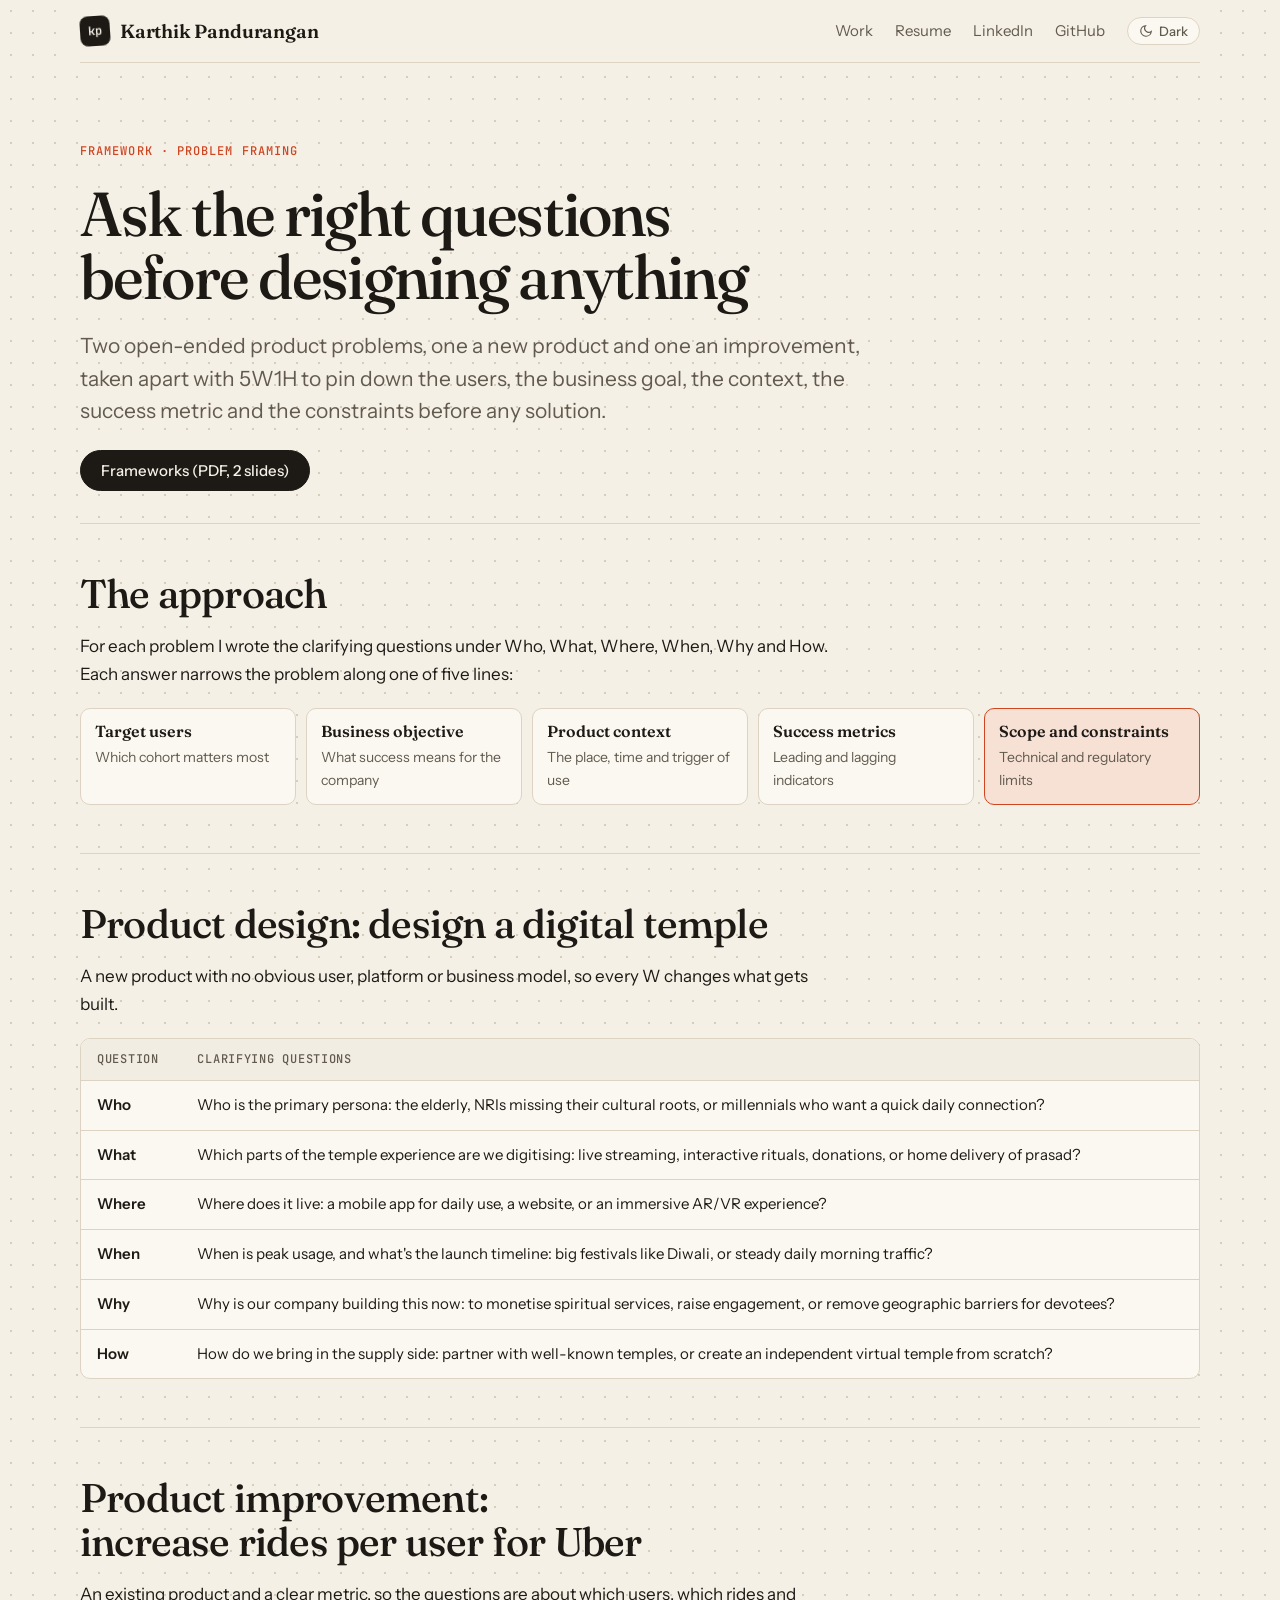
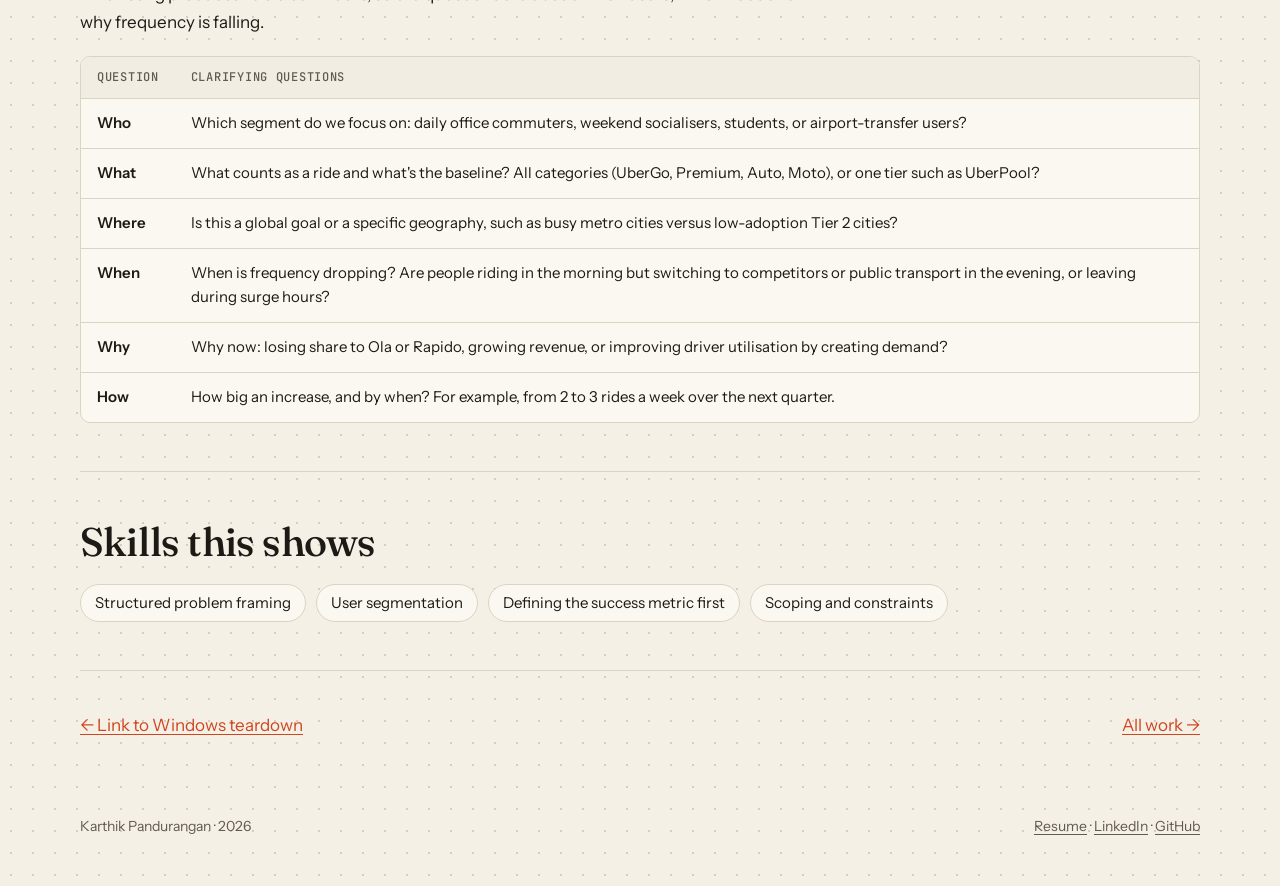
<file: projects/problem-framing/index.html>
<!doctype html>
<html lang="en">
<head>
<meta charset="utf-8">
<meta name="viewport" content="width=device-width, initial-scale=1, viewport-fit=cover">
<meta name="color-scheme" content="light dark">
<title>Problem Framing · Karthik Pandurangan</title>
<meta name="description" content="Problem framing with 5W1H: clarifying questions for designing a digital temple and for increasing rides per user at Uber.">
<script>try{var t=localStorage.getItem('theme');if(t)document.documentElement.dataset.theme=t}catch(e){}</script>
<link rel="icon" href="../../assets/favicon.svg" type="image/svg+xml">
<link rel="preconnect" href="https://fonts.googleapis.com">
<link rel="preconnect" href="https://fonts.gstatic.com" crossorigin>
<link rel="stylesheet" href="https://fonts.googleapis.com/css2?family=Fraunces:ital,opsz,wght@0,9..144,400;0,9..144,500;0,9..144,600;1,9..144,400;1,9..144,500&family=Instrument+Sans:wght@400;500;600&family=JetBrains+Mono:wght@500;600&display=swap">
<link rel="stylesheet" href="../../assets/site.css">
</head>
<body>

<header class="top">
  <a class="me" href="../../"><i aria-hidden="true">kp</i>Karthik Pandurangan</a>
  <nav aria-label="Main">
    <a href="../../#work">Work</a>
    <a href="../../assets/Karthik_Pandurangan_Resume.pdf">Resume</a>
    <a href="http://www.linkedin.com/in/karthik-pandurangan-2b660627a">LinkedIn</a>
    <a href="https://github.com/Karthik07p">GitHub</a>
    <button class="theme-btn" type="button">Theme</button>
  </nav>
</header>

<main class="wrap">

  <section class="case-head">
    <p class="label">Framework · Problem framing</p>
    <h1>Ask the right questions before designing anything</h1>
    <p class="lede">Two open-ended product problems, one a new product and one an improvement, taken apart with 5W1H to pin down the users, the business goal, the context, the success metric and the constraints before any solution.</p>
    <div class="ctas">
      <a class="btn solid" href="Strategic_Product_Frameworks.pdf">Frameworks (PDF, 2 slides)</a>
    </div>
  </section>

  <section class="part">
    <div class="read">
      <h2>The approach</h2>
      <p>For each problem I wrote the clarifying questions under Who, What, Where, When, Why and How. Each answer narrows the problem along one of five lines:</p>
    </div>
    <ol class="flow">
      <li><b>Target users</b><span>Which cohort matters most</span></li>
      <li><b>Business objective</b><span>What success means for the company</span></li>
      <li><b>Product context</b><span>The place, time and trigger of use</span></li>
      <li><b>Success metrics</b><span>Leading and lagging indicators</span></li>
      <li class="key"><b>Scope and constraints</b><span>Technical and regulatory limits</span></li>
    </ol>
  </section>

  <section class="part">
    <div class="read">
      <h2>Product design: design a digital temple</h2>
      <p>A new product with no obvious user, platform or business model, so every W changes what gets built.</p>
    </div>
    <div class="table-wrap">
      <table>
        <thead><tr><th>Question</th><th>Clarifying questions</th></tr></thead>
        <tbody>
          <tr><td>Who</td><td>Who is the primary persona: the elderly, NRIs missing their cultural roots, or millennials who want a quick daily connection?</td></tr>
          <tr><td>What</td><td>Which parts of the temple experience are we digitising: live streaming, interactive rituals, donations, or home delivery of prasad?</td></tr>
          <tr><td>Where</td><td>Where does it live: a mobile app for daily use, a website, or an immersive AR/VR experience?</td></tr>
          <tr><td>When</td><td>When is peak usage, and what's the launch timeline: big festivals like Diwali, or steady daily morning traffic?</td></tr>
          <tr><td>Why</td><td>Why is our company building this now: to monetise spiritual services, raise engagement, or remove geographic barriers for devotees?</td></tr>
          <tr><td>How</td><td>How do we bring in the supply side: partner with well-known temples, or create an independent virtual temple from scratch?</td></tr>
        </tbody>
      </table>
    </div>
  </section>

  <section class="part">
    <div class="read">
      <h2>Product improvement: increase rides per user for Uber</h2>
      <p>An existing product and a clear metric, so the questions are about which users, which rides and why frequency is falling.</p>
    </div>
    <div class="table-wrap">
      <table>
        <thead><tr><th>Question</th><th>Clarifying questions</th></tr></thead>
        <tbody>
          <tr><td>Who</td><td>Which segment do we focus on: daily office commuters, weekend socialisers, students, or airport-transfer users?</td></tr>
          <tr><td>What</td><td>What counts as a ride and what's the baseline? All categories (UberGo, Premium, Auto, Moto), or one tier such as UberPool?</td></tr>
          <tr><td>Where</td><td>Is this a global goal or a specific geography, such as busy metro cities versus low-adoption Tier 2 cities?</td></tr>
          <tr><td>When</td><td>When is frequency dropping? Are people riding in the morning but switching to competitors or public transport in the evening, or leaving during surge hours?</td></tr>
          <tr><td>Why</td><td>Why now: losing share to Ola or Rapido, growing revenue, or improving driver utilisation by creating demand?</td></tr>
          <tr><td>How</td><td>How big an increase, and by when? For example, from 2 to 3 rides a week over the next quarter.</td></tr>
        </tbody>
      </table>
    </div>
  </section>

  <section class="part">
    <div class="read"><h2>Skills this shows</h2></div>
    <ul class="skills">
      <li>Structured problem framing</li>
      <li>User segmentation</li>
      <li>Defining the success metric first</li>
      <li>Scoping and constraints</li>
    </ul>
  </section>

  <nav class="next" aria-label="More work">
    <a href="../link-to-windows/">← Link to Windows teardown</a>
    <a href="../../#work">All work →</a>
  </nav>
</main>

<footer class="foot">
  <span>Karthik Pandurangan · 2026</span>
  <span><a href="../../assets/Karthik_Pandurangan_Resume.pdf">Resume</a> · <a href="http://www.linkedin.com/in/karthik-pandurangan-2b660627a">LinkedIn</a> · <a href="https://github.com/Karthik07p">GitHub</a></span>
</footer>

<script src="../../assets/site.js"></script>
</body>
</html>
</file>
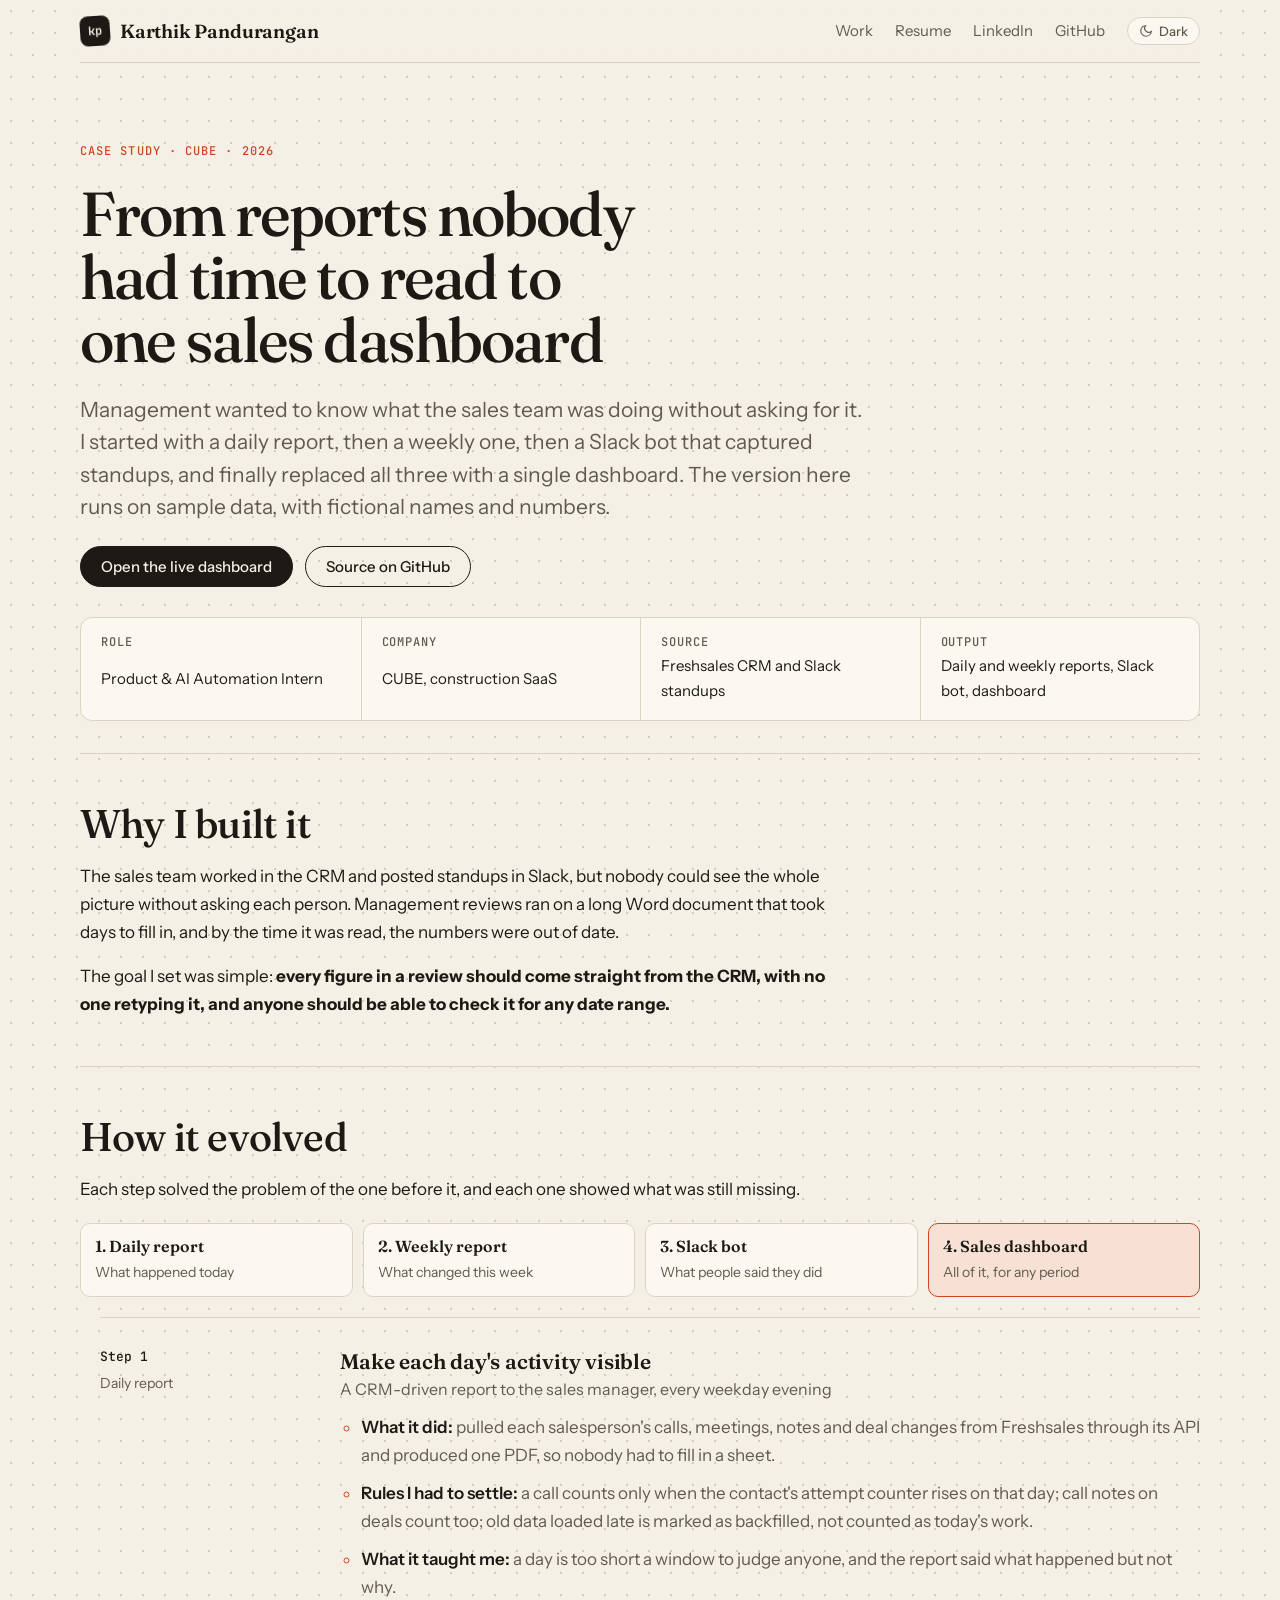
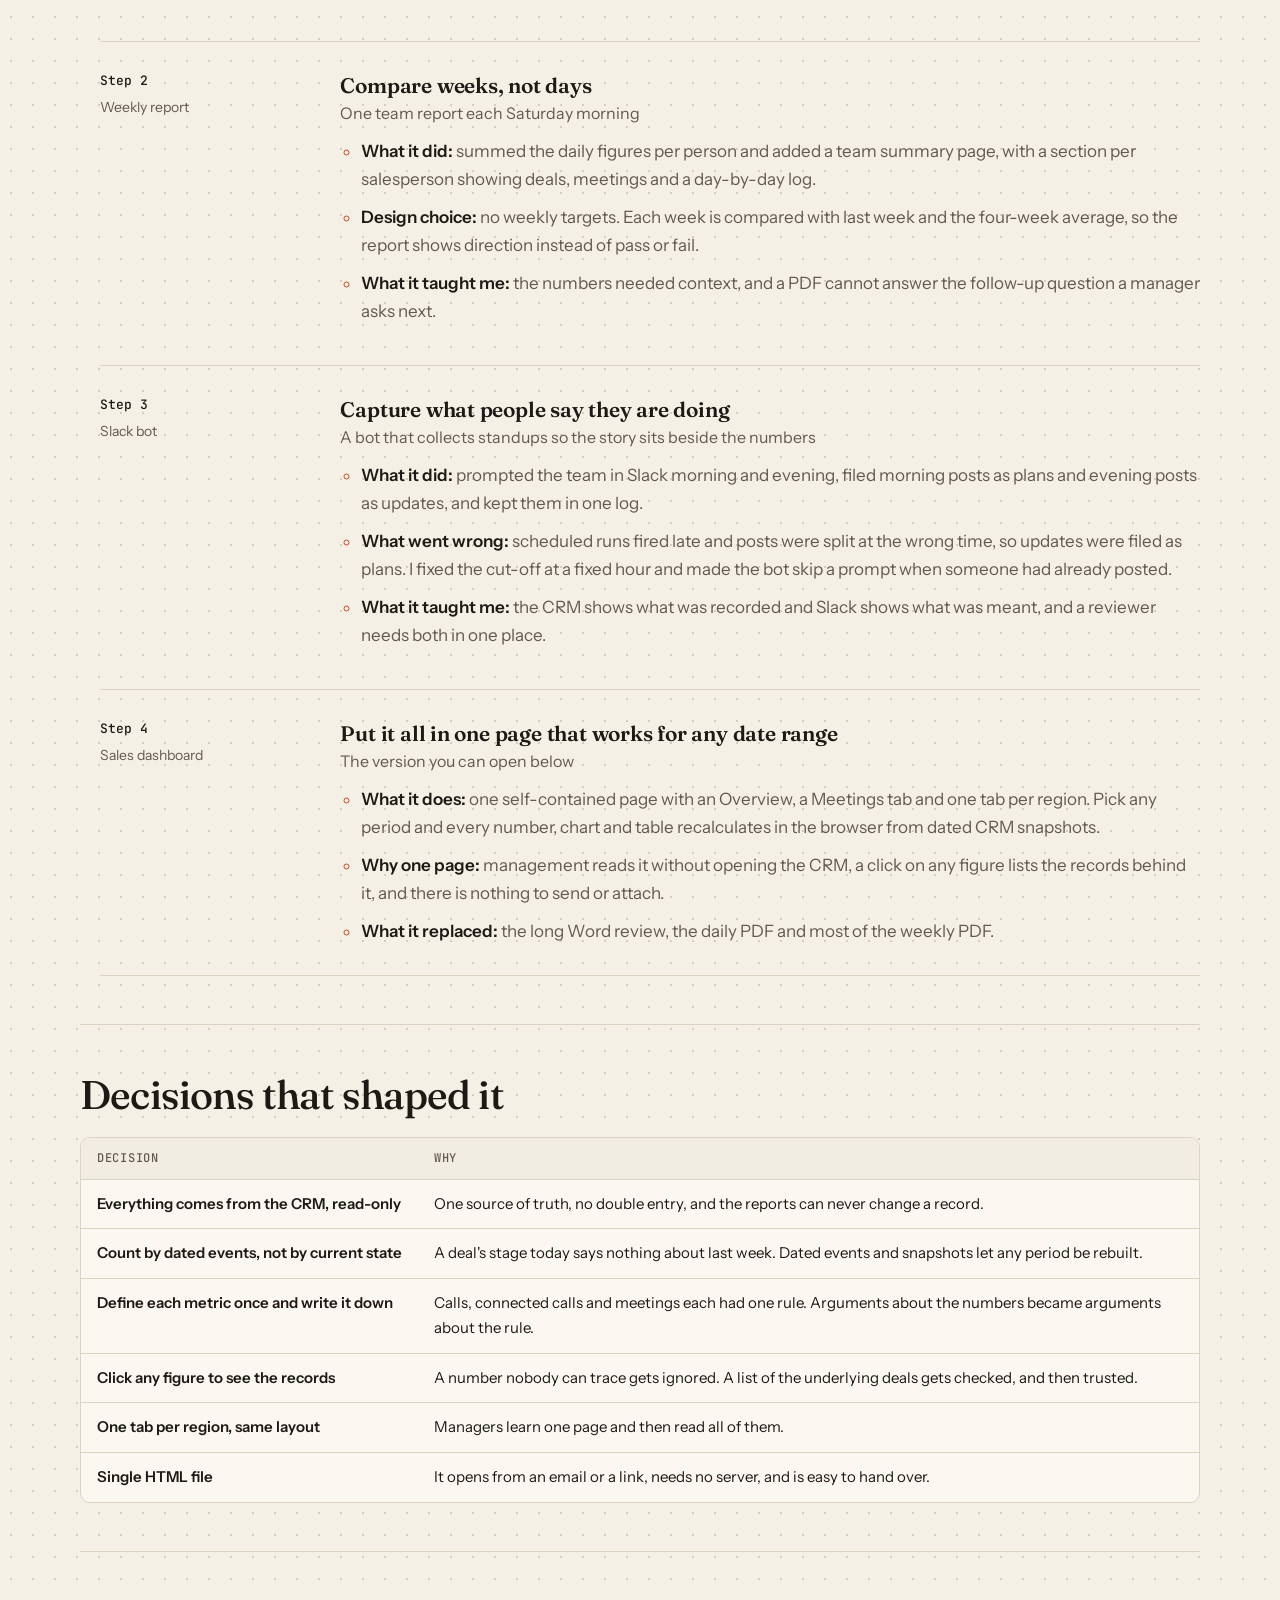
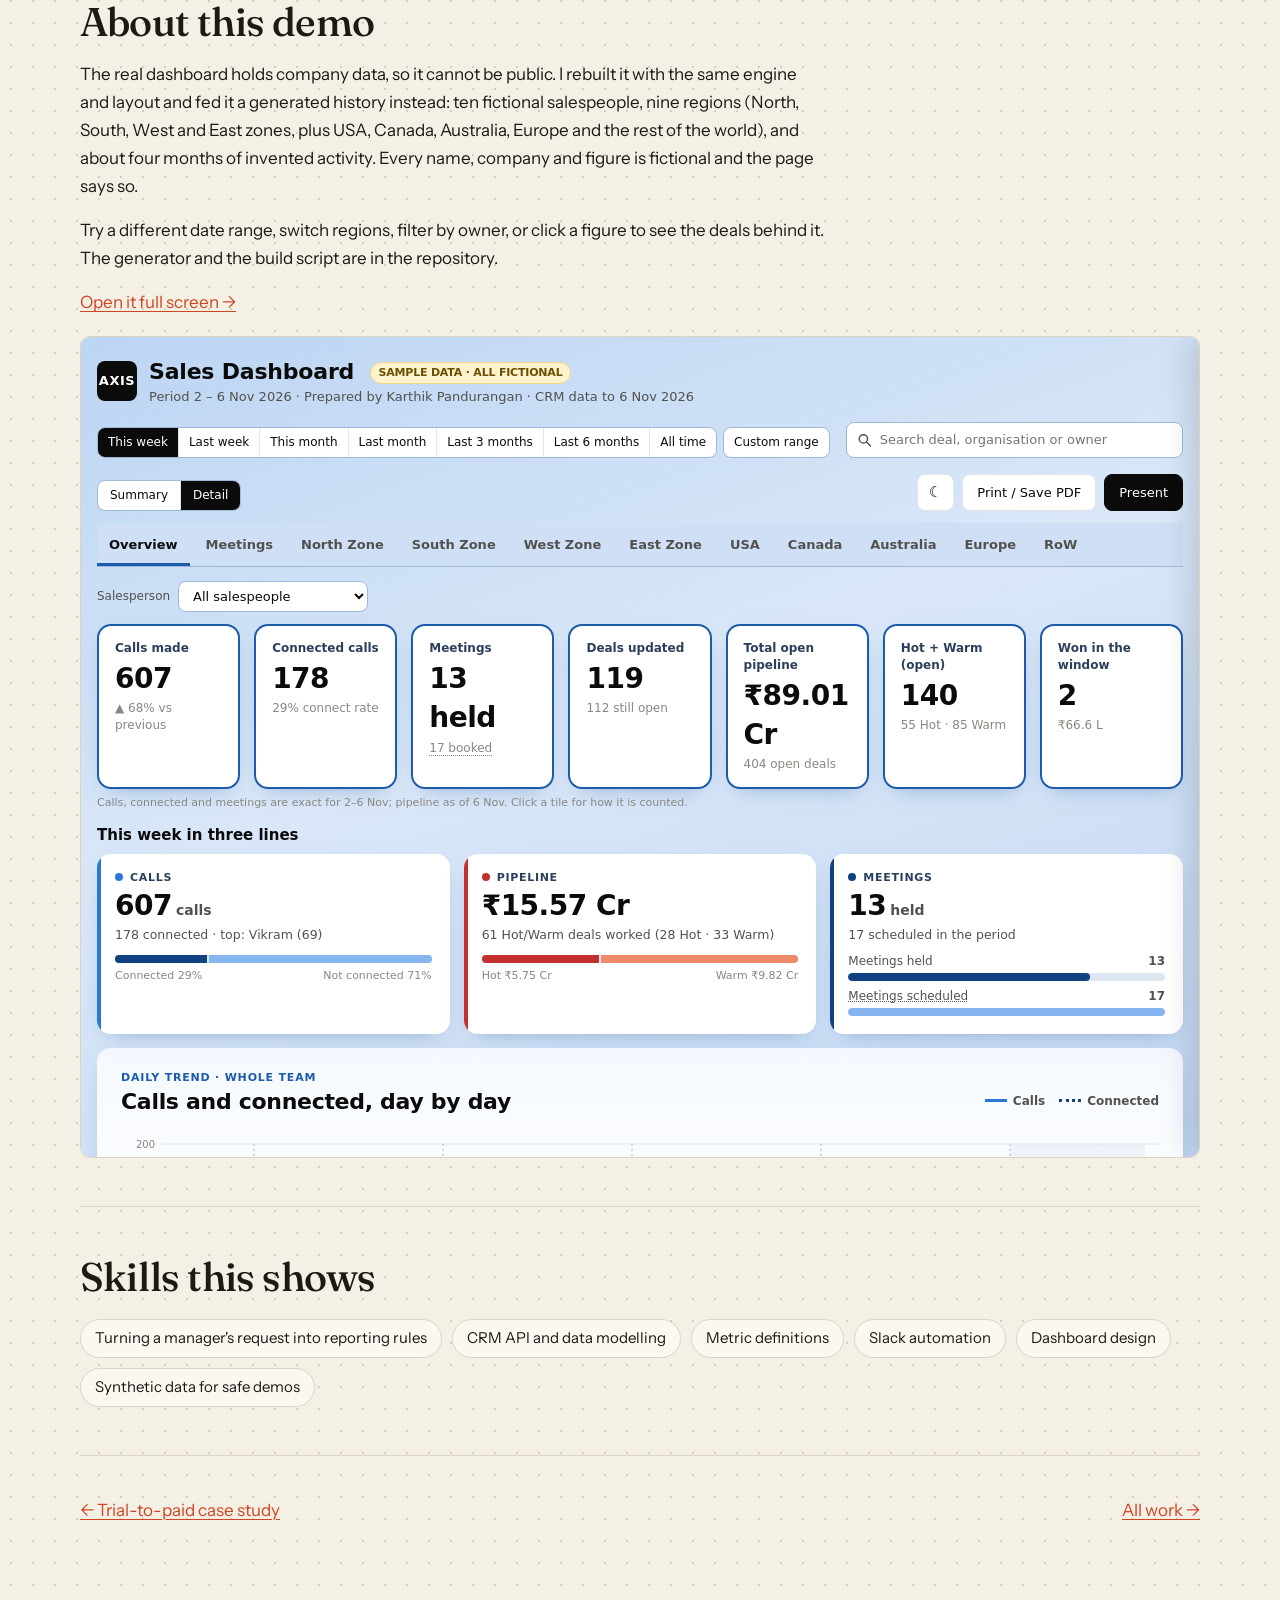
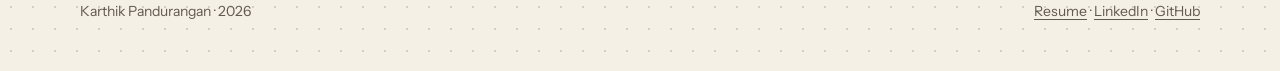
<file: projects/sales-dashboard/index.html>
<!doctype html>
<html lang="en">
<head>
<meta charset="utf-8">
<meta name="viewport" content="width=device-width, initial-scale=1, viewport-fit=cover">
<meta name="color-scheme" content="light dark">
<title>Sales Dashboard · Karthik Pandurangan</title>
<meta name="description" content="How daily reports, weekly reports and a Slack bot grew into one sales dashboard, and a public demo of it with sample data.">
<script>try{var t=localStorage.getItem('theme');if(t)document.documentElement.dataset.theme=t}catch(e){}</script>
<link rel="icon" href="../../assets/favicon.svg" type="image/svg+xml">
<link rel="preconnect" href="https://fonts.googleapis.com">
<link rel="preconnect" href="https://fonts.gstatic.com" crossorigin>
<link rel="stylesheet" href="https://fonts.googleapis.com/css2?family=Fraunces:ital,opsz,wght@0,9..144,400;0,9..144,500;0,9..144,600;1,9..144,400;1,9..144,500&family=Instrument+Sans:wght@400;500;600&family=JetBrains+Mono:wght@500;600&display=swap">
<link rel="stylesheet" href="../../assets/site.css">
</head>
<body>

<header class="top">
  <a class="me" href="../../"><i aria-hidden="true">kp</i>Karthik Pandurangan</a>
  <nav aria-label="Main">
    <a href="../../#work">Work</a>
    <a href="../../assets/Karthik_Pandurangan_Resume.pdf">Resume</a>
    <a href="http://www.linkedin.com/in/karthik-pandurangan-2b660627a">LinkedIn</a>
    <a href="https://github.com/Karthik07p">GitHub</a>
    <button class="theme-btn" type="button">Theme</button>
  </nav>
</header>

<main class="wrap">

  <section class="case-head">
    <p class="label">Case study · CUBE · 2026</p>
    <h1>From reports nobody had time to read to one sales dashboard</h1>
    <p class="lede">Management wanted to know what the sales team was doing without asking for it. I started with a daily report, then a weekly one, then a Slack bot that captured standups, and finally replaced all three with a single dashboard. The version here runs on sample data, with fictional names and numbers.</p>
    <div class="ctas">
      <a class="btn solid" href="app/">Open the live dashboard</a>
      <a class="btn line" href="https://github.com/Karthik07p/sales-dashboard">Source on GitHub</a>
    </div>
    <dl class="facts-strip">
      <div><dt>Role</dt><dd>Product &amp; AI Automation Intern</dd></div>
      <div><dt>Company</dt><dd>CUBE, construction SaaS</dd></div>
      <div><dt>Source</dt><dd>Freshsales CRM and Slack standups</dd></div>
      <div><dt>Output</dt><dd>Daily and weekly reports, Slack bot, dashboard</dd></div>
    </dl>
  </section>

  <section class="part">
    <div class="read">
      <h2>Why I built it</h2>
      <p>The sales team worked in the CRM and posted standups in Slack, but nobody could see the whole picture without asking each person. Management reviews ran on a long Word document that took days to fill in, and by the time it was read, the numbers were out of date.</p>
      <p>The goal I set was simple: <strong>every figure in a review should come straight from the CRM, with no one retyping it, and anyone should be able to check it for any date range.</strong></p>
    </div>
  </section>

  <section class="part">
    <div class="read">
      <h2>How it evolved</h2>
      <p>Each step solved the problem of the one before it, and each one showed what was still missing.</p>
    </div>
    <ol class="flow">
      <li><b>1. Daily report</b><span>What happened today</span></li>
      <li><b>2. Weekly report</b><span>What changed this week</span></li>
      <li><b>3. Slack bot</b><span>What people said they did</span></li>
      <li class="key"><b>4. Sales dashboard</b><span>All of it, for any period</span></li>
    </ol>
    <ol class="timeline">
      <li>
        <div class="when"><b>Step 1</b><span>Daily report</span></div>
        <div class="what">
          <h3>Make each day's activity visible <small>A CRM-driven report to the sales manager, every weekday evening</small></h3>
          <ul>
            <li><b>What it did:</b> pulled each salesperson's calls, meetings, notes and deal changes from Freshsales through its API and produced one PDF, so nobody had to fill in a sheet.</li>
            <li><b>Rules I had to settle:</b> a call counts only when the contact's attempt counter rises on that day; call notes on deals count too; old data loaded late is marked as backfilled, not counted as today's work.</li>
            <li><b>What it taught me:</b> a day is too short a window to judge anyone, and the report said what happened but not why.</li>
          </ul>
        </div>
      </li>
      <li>
        <div class="when"><b>Step 2</b><span>Weekly report</span></div>
        <div class="what">
          <h3>Compare weeks, not days <small>One team report each Saturday morning</small></h3>
          <ul>
            <li><b>What it did:</b> summed the daily figures per person and added a team summary page, with a section per salesperson showing deals, meetings and a day-by-day log.</li>
            <li><b>Design choice:</b> no weekly targets. Each week is compared with last week and the four-week average, so the report shows direction instead of pass or fail.</li>
            <li><b>What it taught me:</b> the numbers needed context, and a PDF cannot answer the follow-up question a manager asks next.</li>
          </ul>
        </div>
      </li>
      <li>
        <div class="when"><b>Step 3</b><span>Slack bot</span></div>
        <div class="what">
          <h3>Capture what people say they are doing <small>A bot that collects standups so the story sits beside the numbers</small></h3>
          <ul>
            <li><b>What it did:</b> prompted the team in Slack morning and evening, filed morning posts as plans and evening posts as updates, and kept them in one log.</li>
            <li><b>What went wrong:</b> scheduled runs fired late and posts were split at the wrong time, so updates were filed as plans. I fixed the cut-off at a fixed hour and made the bot skip a prompt when someone had already posted.</li>
            <li><b>What it taught me:</b> the CRM shows what was recorded and Slack shows what was meant, and a reviewer needs both in one place.</li>
          </ul>
        </div>
      </li>
      <li>
        <div class="when"><b>Step 4</b><span>Sales dashboard</span></div>
        <div class="what">
          <h3>Put it all in one page that works for any date range <small>The version you can open below</small></h3>
          <ul>
            <li><b>What it does:</b> one self-contained page with an Overview, a Meetings tab and one tab per region. Pick any period and every number, chart and table recalculates in the browser from dated CRM snapshots.</li>
            <li><b>Why one page:</b> management reads it without opening the CRM, a click on any figure lists the records behind it, and there is nothing to send or attach.</li>
            <li><b>What it replaced:</b> the long Word review, the daily PDF and most of the weekly PDF.</li>
          </ul>
        </div>
      </li>
    </ol>
  </section>

  <section class="part">
    <div class="read">
      <h2>Decisions that shaped it</h2>
    </div>
    <div class="table-wrap">
      <table>
        <thead><tr><th>Decision</th><th>Why</th></tr></thead>
        <tbody>
          <tr><td>Everything comes from the CRM, read-only</td><td>One source of truth, no double entry, and the reports can never change a record.</td></tr>
          <tr><td>Count by dated events, not by current state</td><td>A deal's stage today says nothing about last week. Dated events and snapshots let any period be rebuilt.</td></tr>
          <tr><td>Define each metric once and write it down</td><td>Calls, connected calls and meetings each had one rule. Arguments about the numbers became arguments about the rule.</td></tr>
          <tr><td>Click any figure to see the records</td><td>A number nobody can trace gets ignored. A list of the underlying deals gets checked, and then trusted.</td></tr>
          <tr><td>One tab per region, same layout</td><td>Managers learn one page and then read all of them.</td></tr>
          <tr><td>Single HTML file</td><td>It opens from an email or a link, needs no server, and is easy to hand over.</td></tr>
        </tbody>
      </table>
    </div>
  </section>

  <section class="part">
    <div class="read">
      <h2>About this demo</h2>
      <p>The real dashboard holds company data, so it cannot be public. I rebuilt it with the same engine and layout and fed it a generated history instead: ten fictional salespeople, nine regions (North, South, West and East zones, plus USA, Canada, Australia, Europe and the rest of the world), and about four months of invented activity. Every name, company and figure is fictional and the page says so.</p>
      <p>Try a different date range, switch regions, filter by owner, or click a figure to see the deals behind it. The generator and the build script are in the repository.</p>
      <p><a href="app/">Open it full screen →</a></p>
    </div>
    <div class="embed pdf"><iframe src="app/" title="Sales dashboard demo with sample data" loading="lazy"></iframe></div>
  </section>

  <section class="part">
    <div class="read"><h2>Skills this shows</h2></div>
    <ul class="skills">
      <li>Turning a manager's request into reporting rules</li>
      <li>CRM API and data modelling</li>
      <li>Metric definitions</li>
      <li>Slack automation</li>
      <li>Dashboard design</li>
      <li>Synthetic data for safe demos</li>
    </ul>
  </section>

  <nav class="next" aria-label="More work">
    <a href="../cube-trial-to-paid/">← Trial-to-paid case study</a>
    <a href="../../#work">All work →</a>
  </nav>
</main>

<footer class="foot">
  <span>Karthik Pandurangan · 2026</span>
  <span><a href="../../assets/Karthik_Pandurangan_Resume.pdf">Resume</a> · <a href="http://www.linkedin.com/in/karthik-pandurangan-2b660627a">LinkedIn</a> · <a href="https://github.com/Karthik07p">GitHub</a></span>
</footer>

<script src="../../assets/site.js"></script>
</body>
</html>
</file>
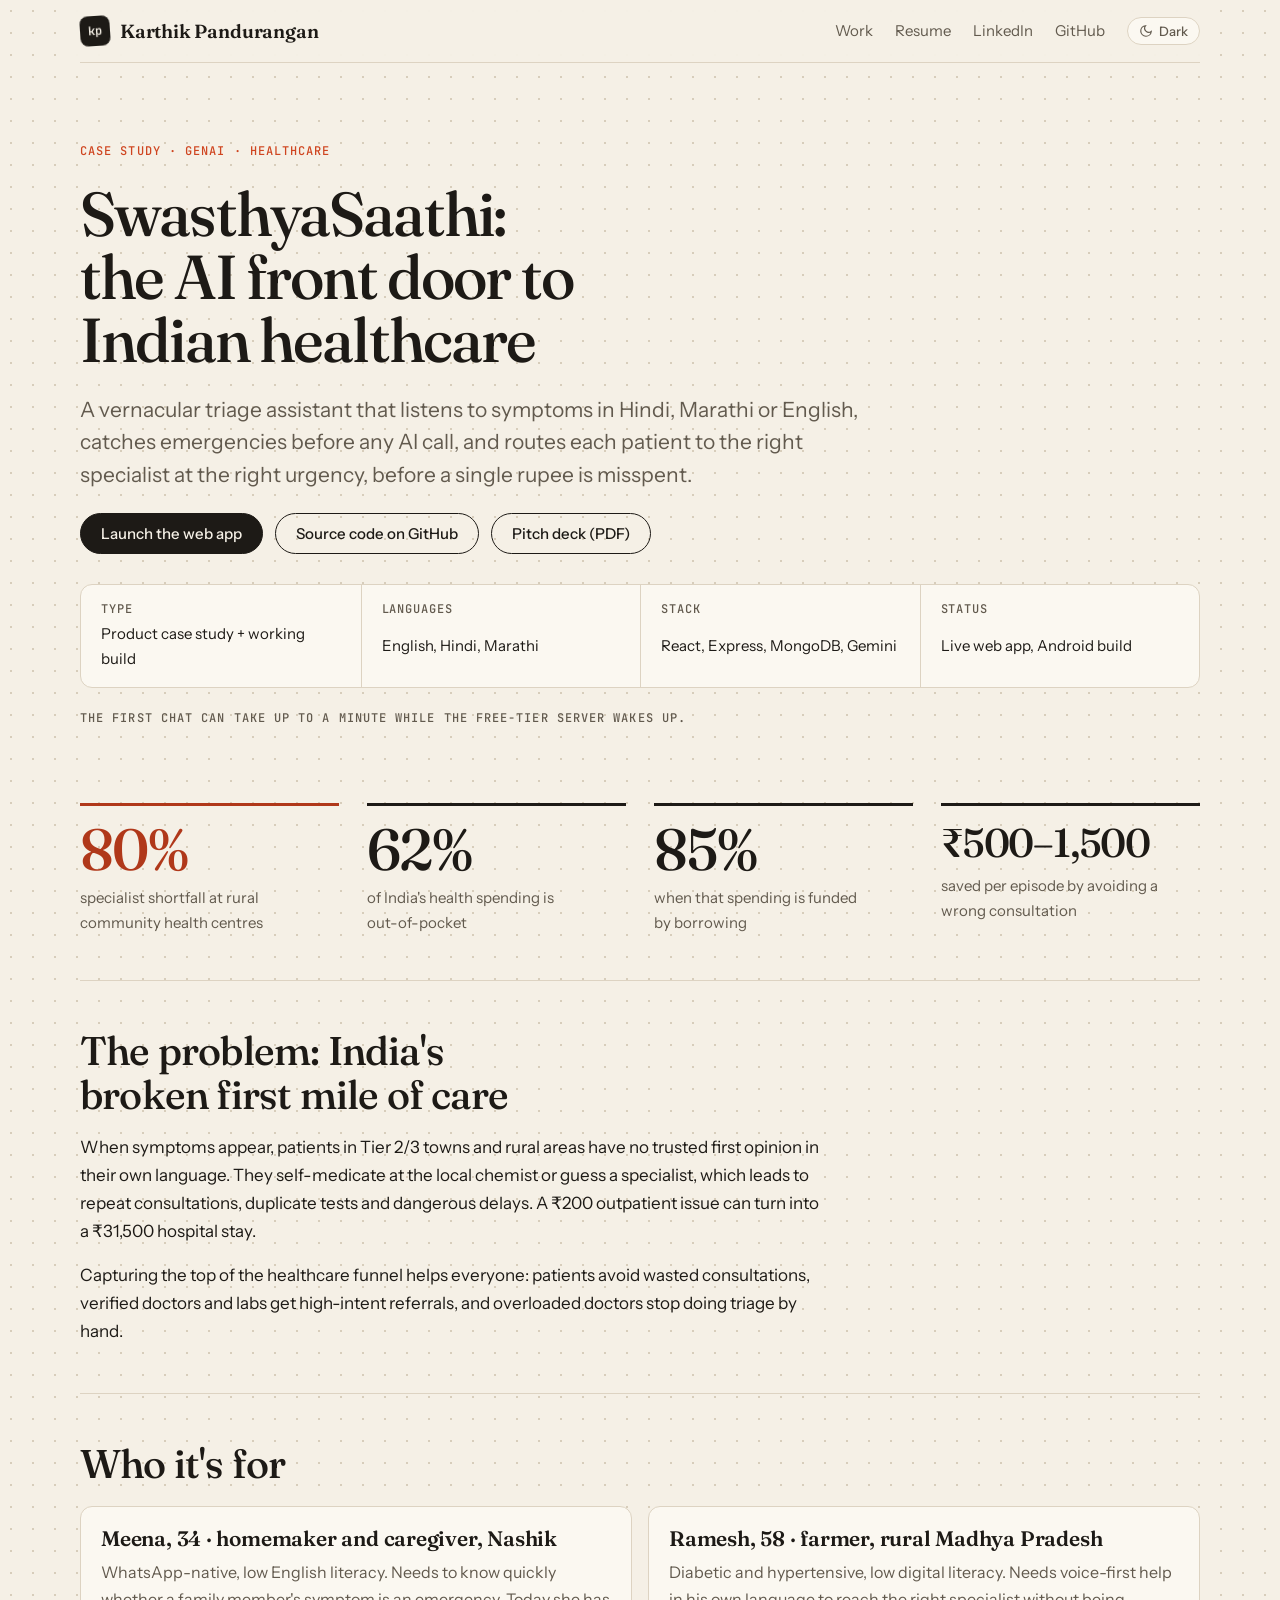
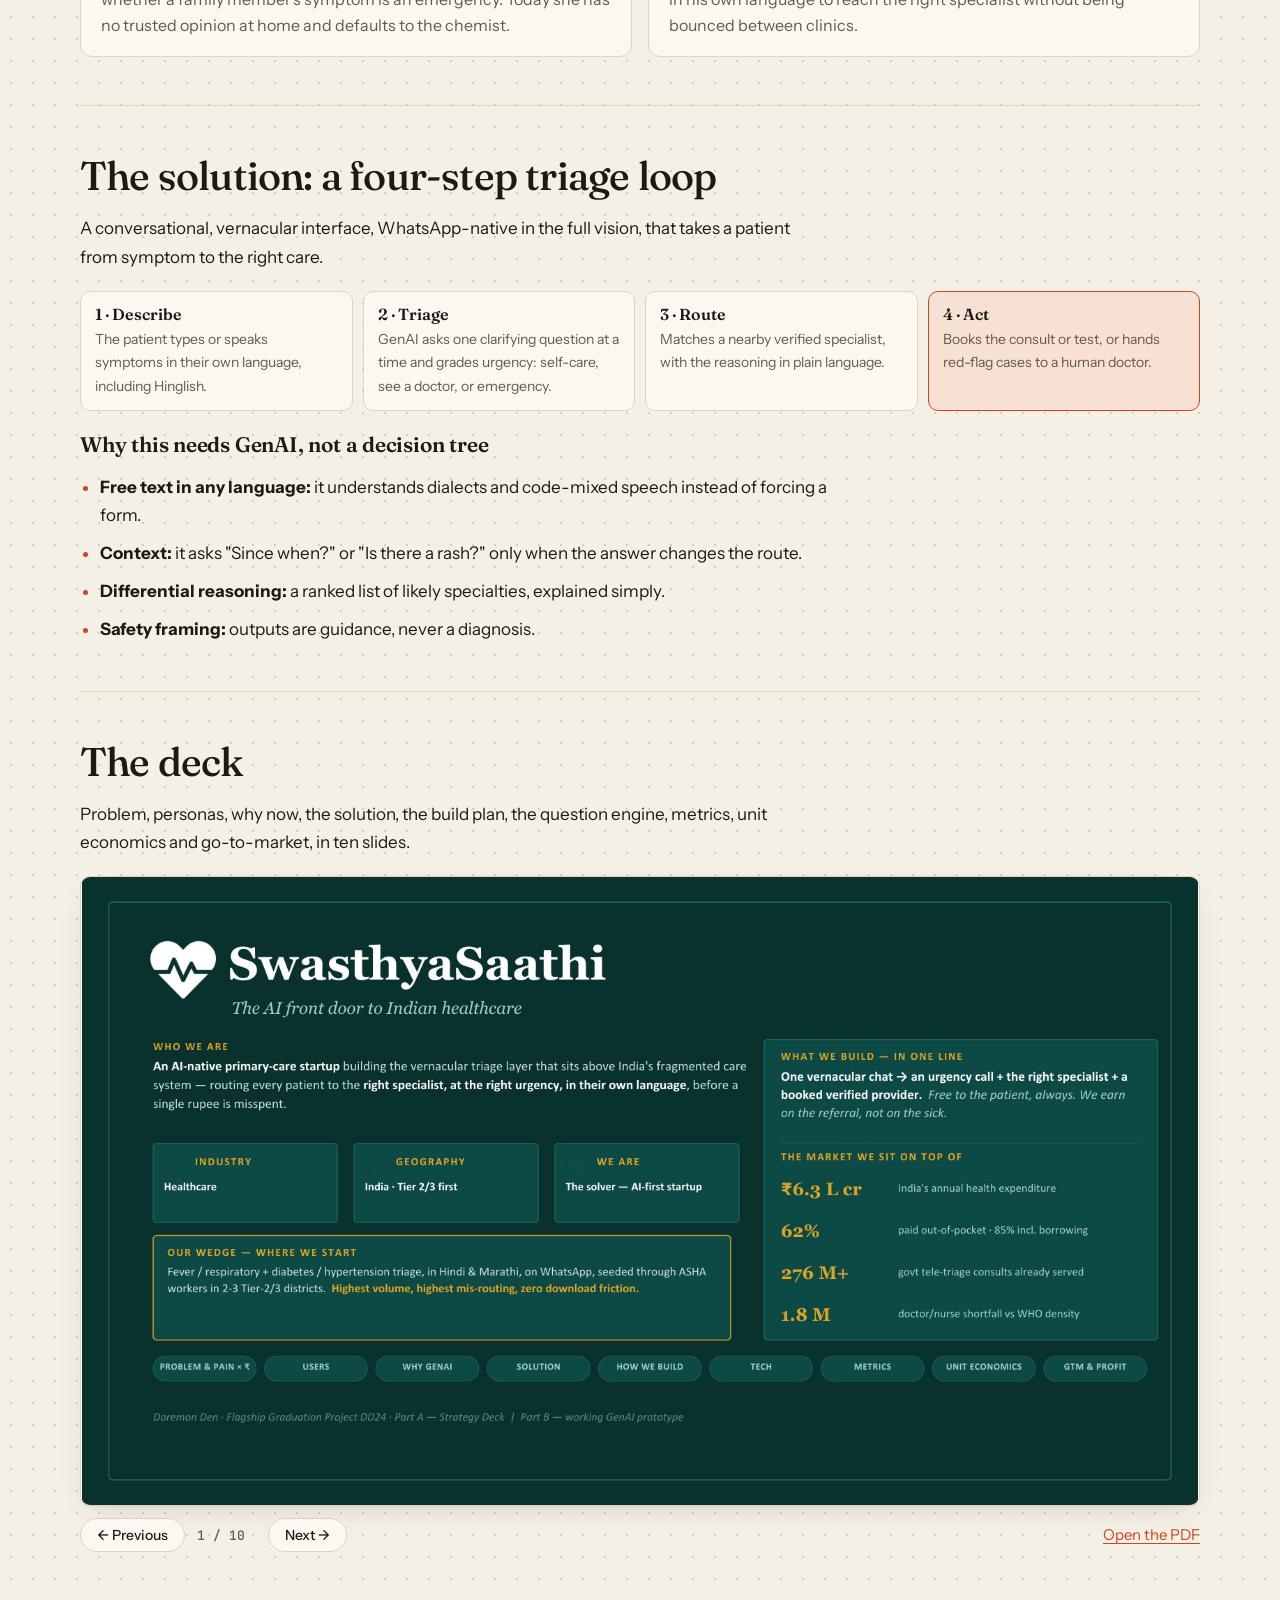
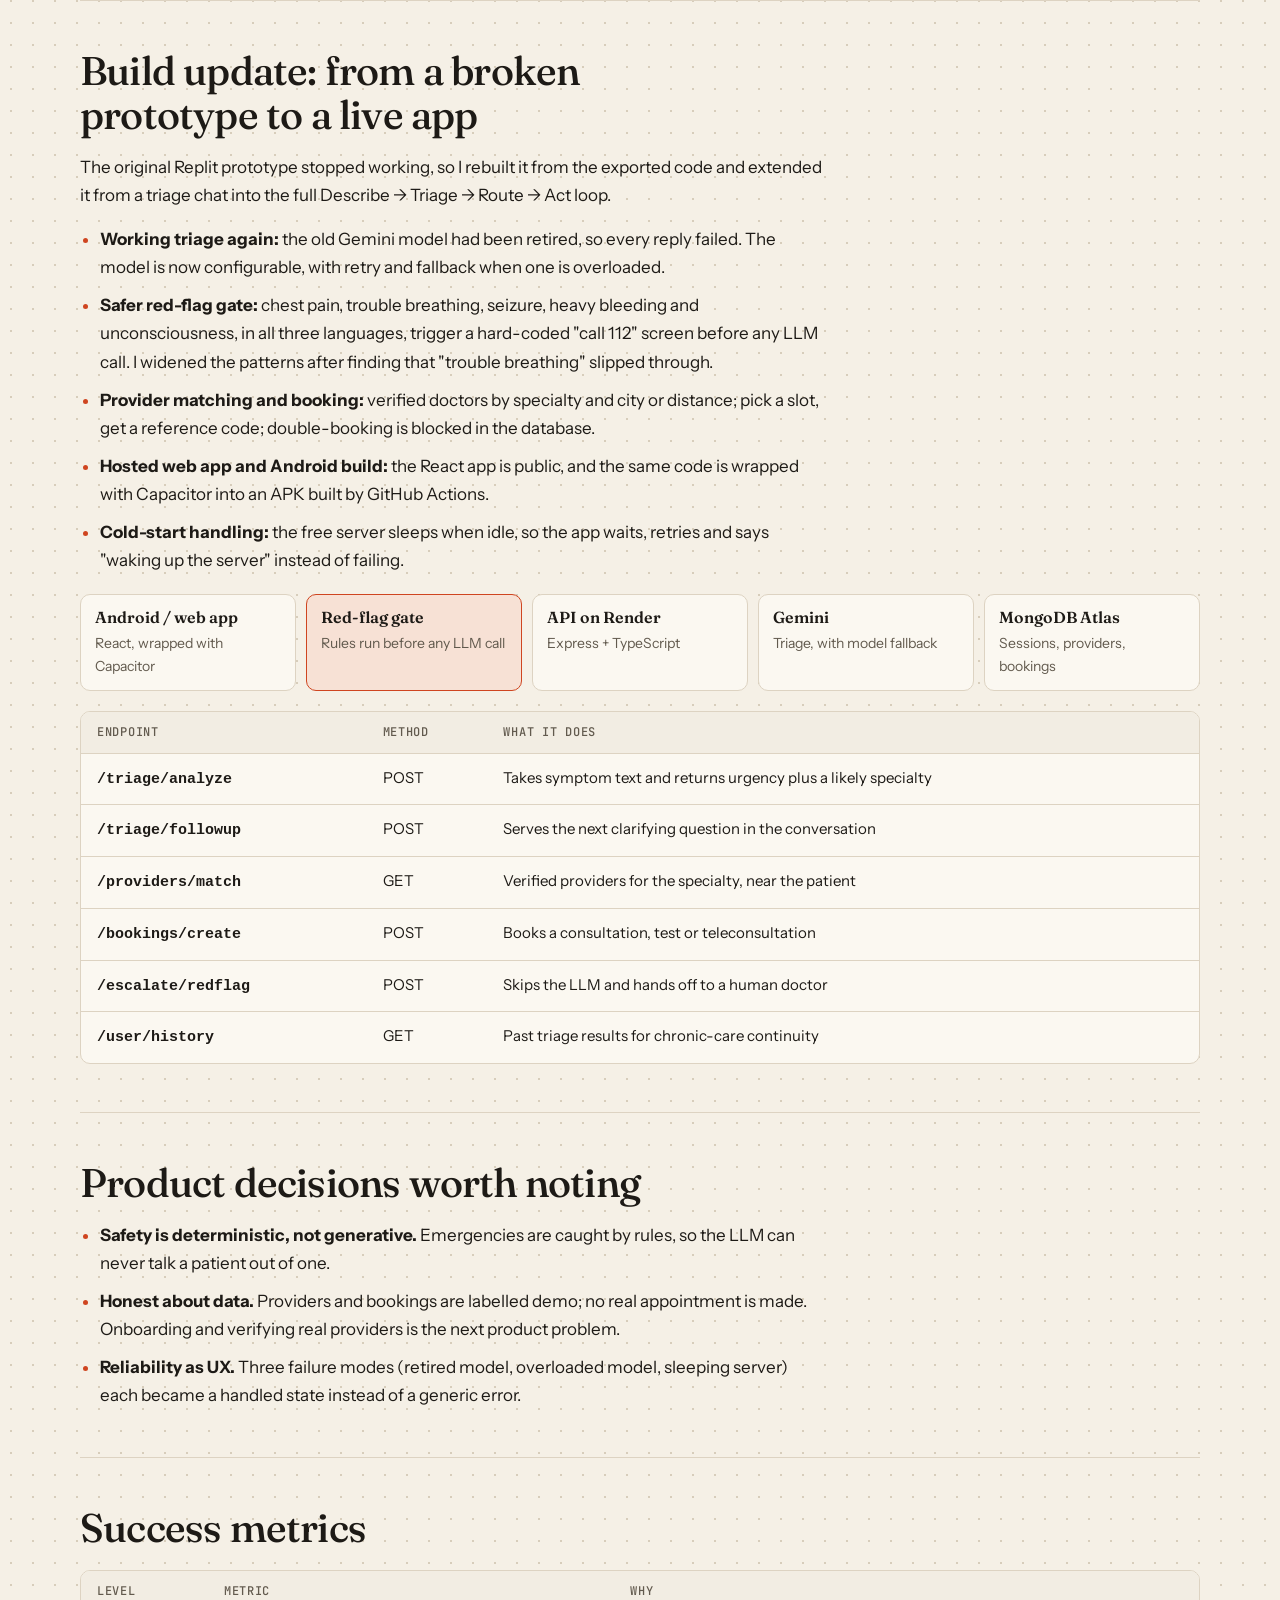
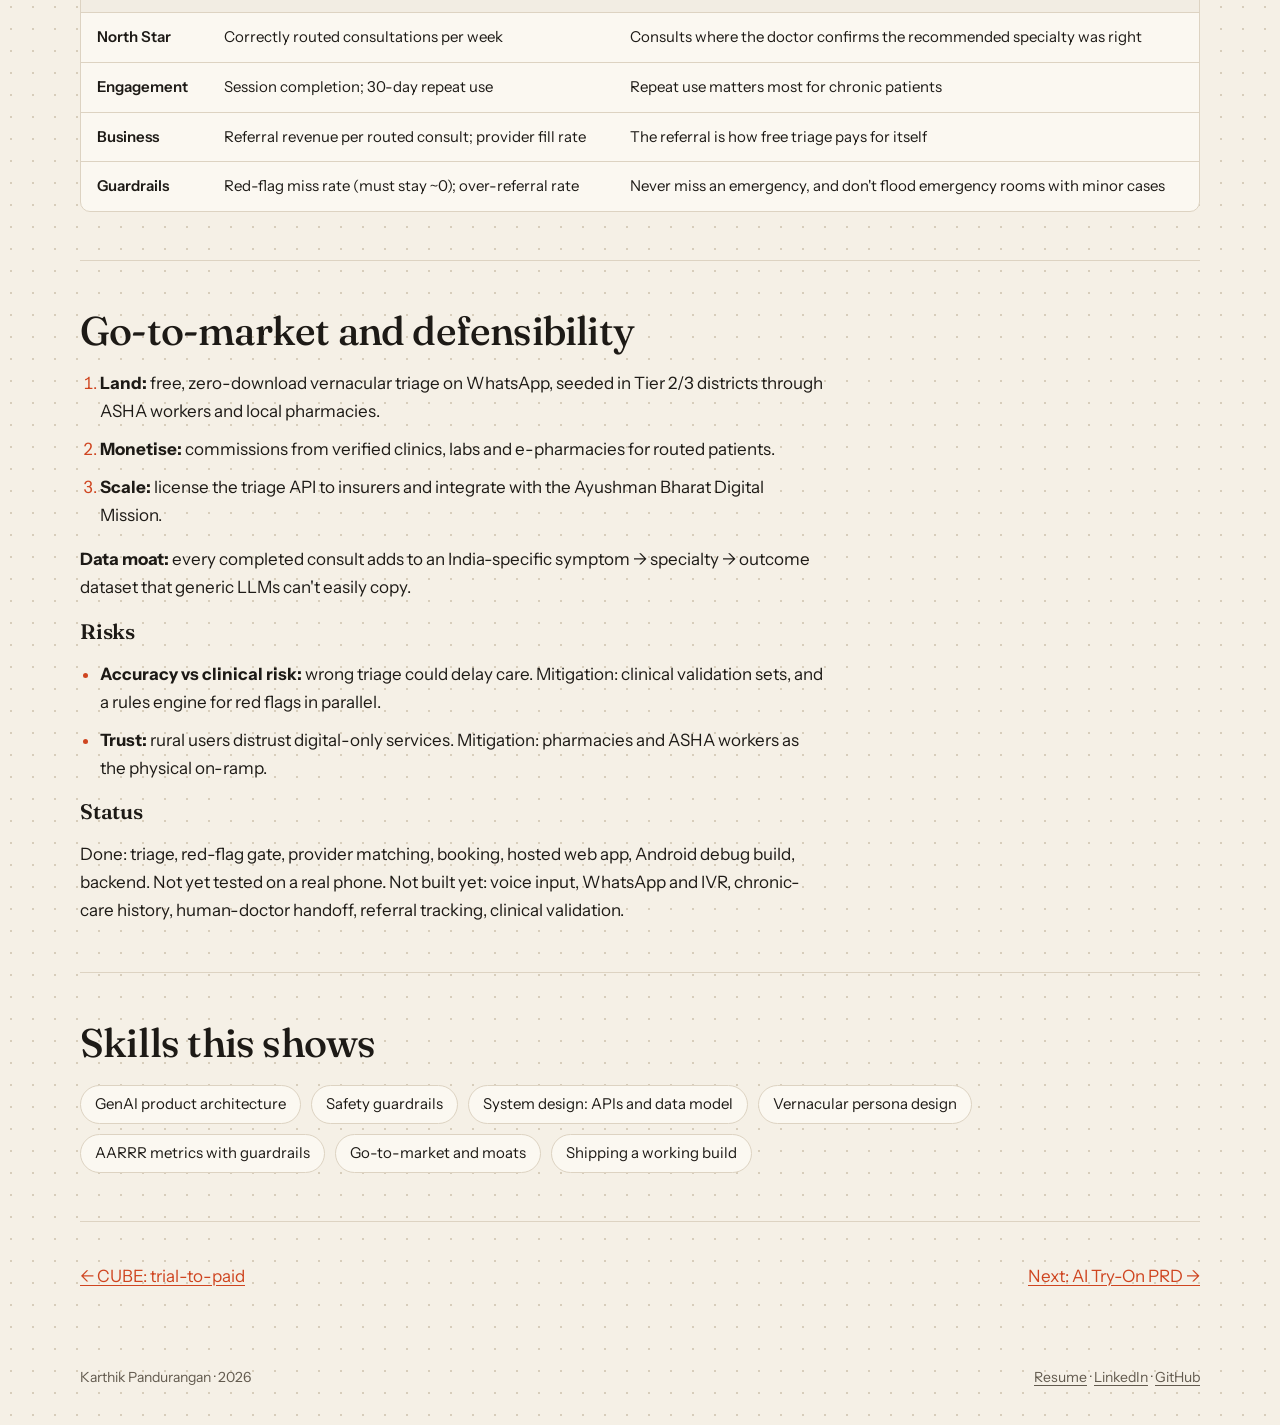
<file: projects/swasthyasaathi/index.html>
<!doctype html>
<html lang="en">
<head>
<meta charset="utf-8">
<meta name="viewport" content="width=device-width, initial-scale=1, viewport-fit=cover">
<meta name="color-scheme" content="light dark">
<title>SwasthyaSaathi · Karthik Pandurangan</title>
<meta name="description" content="Case study: SwasthyaSaathi, a vernacular GenAI triage assistant for India, from problem and personas to a live web app.">
<script>try{var t=localStorage.getItem('theme');if(t)document.documentElement.dataset.theme=t}catch(e){}</script>
<link rel="icon" href="../../assets/favicon.svg" type="image/svg+xml">
<link rel="preconnect" href="https://fonts.googleapis.com">
<link rel="preconnect" href="https://fonts.gstatic.com" crossorigin>
<link rel="stylesheet" href="https://fonts.googleapis.com/css2?family=Fraunces:ital,opsz,wght@0,9..144,400;0,9..144,500;0,9..144,600;1,9..144,400;1,9..144,500&family=Instrument+Sans:wght@400;500;600&family=JetBrains+Mono:wght@500;600&display=swap">
<link rel="stylesheet" href="../../assets/site.css">
</head>
<body>

<header class="top">
  <a class="me" href="../../"><i aria-hidden="true">kp</i>Karthik Pandurangan</a>
  <nav aria-label="Main">
    <a href="../../#work">Work</a>
    <a href="../../assets/Karthik_Pandurangan_Resume.pdf">Resume</a>
    <a href="http://www.linkedin.com/in/karthik-pandurangan-2b660627a">LinkedIn</a>
    <a href="https://github.com/Karthik07p">GitHub</a>
    <button class="theme-btn" type="button">Theme</button>
  </nav>
</header>

<main class="wrap">

  <section class="case-head">
    <p class="label">Case study · GenAI · Healthcare</p>
    <h1>SwasthyaSaathi: the AI front door to Indian healthcare</h1>
    <p class="lede">A vernacular triage assistant that listens to symptoms in Hindi, Marathi or English, catches emergencies before any AI call, and routes each patient to the right specialist at the right urgency, before a single rupee is misspent.</p>
    <div class="ctas">
      <a class="btn solid" href="https://swasthyasaathi-chcc.onrender.com">Launch the web app</a>
      <a class="btn line" href="https://github.com/Karthik07p/swasthyasaathi">Source code on GitHub</a>
      <a class="btn line" href="SwasthyaSaathi_GenAI.pdf">Pitch deck (PDF)</a>
    </div>
    <dl class="facts-strip">
      <div><dt>Type</dt><dd>Product case study + working build</dd></div>
      <div><dt>Languages</dt><dd>English, Hindi, Marathi</dd></div>
      <div><dt>Stack</dt><dd>React, Express, MongoDB, Gemini</dd></div>
      <div><dt>Status</dt><dd>Live web app, Android build</dd></div>
    </dl>
    <p class="label">The first chat can take up to a minute while the free-tier server wakes up.</p>
  </section>

  <section class="stats" aria-label="The problem in numbers">
    <div class="stat bad"><b>80%</b><span>specialist shortfall at rural community health centres</span></div>
    <div class="stat"><b>62%</b><span>of India's health spending is out-of-pocket</span></div>
    <div class="stat"><b>85%</b><span>when that spending is funded by borrowing</span></div>
    <div class="stat long"><b>₹500–1,500</b><span>saved per episode by avoiding a wrong consultation</span></div>
  </section>

  <section class="part">
    <div class="read">
      <h2>The problem: India's broken first mile of care</h2>
      <p>When symptoms appear, patients in Tier 2/3 towns and rural areas have no trusted first opinion in their own language. They self-medicate at the local chemist or guess a specialist, which leads to repeat consultations, duplicate tests and dangerous delays. A ₹200 outpatient issue can turn into a ₹31,500 hospital stay.</p>
      <p>Capturing the top of the healthcare funnel helps everyone: patients avoid wasted consultations, verified doctors and labs get high-intent referrals, and overloaded doctors stop doing triage by hand.</p>
    </div>
  </section>

  <section class="part">
    <div class="read"><h2>Who it's for</h2></div>
    <div class="duo">
      <div><h3>Meena, 34 · homemaker and caregiver, Nashik</h3><p>WhatsApp-native, low English literacy. Needs to know quickly whether a family member's symptom is an emergency. Today she has no trusted opinion at home and defaults to the chemist.</p></div>
      <div><h3>Ramesh, 58 · farmer, rural Madhya Pradesh</h3><p>Diabetic and hypertensive, low digital literacy. Needs voice-first help in his own language to reach the right specialist without being bounced between clinics.</p></div>
    </div>
  </section>

  <section class="part">
    <div class="read">
      <h2>The solution: a four-step triage loop</h2>
      <p>A conversational, vernacular interface, WhatsApp-native in the full vision, that takes a patient from symptom to the right care.</p>
    </div>
    <ol class="flow">
      <li><b>1 · Describe</b><span>The patient types or speaks symptoms in their own language, including Hinglish.</span></li>
      <li><b>2 · Triage</b><span>GenAI asks one clarifying question at a time and grades urgency: self-care, see a doctor, or emergency.</span></li>
      <li><b>3 · Route</b><span>Matches a nearby verified specialist, with the reasoning in plain language.</span></li>
      <li class="key"><b>4 · Act</b><span>Books the consult or test, or hands red-flag cases to a human doctor.</span></li>
    </ol>
    <div class="read">
      <h3>Why this needs GenAI, not a decision tree</h3>
      <ul>
        <li><strong>Free text in any language:</strong> it understands dialects and code-mixed speech instead of forcing a form.</li>
        <li><strong>Context:</strong> it asks "Since when?" or "Is there a rash?" only when the answer changes the route.</li>
        <li><strong>Differential reasoning:</strong> a ranked list of likely specialties, explained simply.</li>
        <li><strong>Safety framing:</strong> outputs are guidance, never a diagnosis.</li>
      </ul>
    </div>
  </section>

  <section class="part">
    <div class="read">
      <h2>The deck</h2>
      <p>Problem, personas, why now, the solution, the build plan, the question engine, metrics, unit economics and go-to-market, in ten slides.</p>
    </div>
    <div class="slides" tabindex="0" aria-label="SwasthyaSaathi deck, use arrow keys to move between slides">
      <div class="stage-s">
        <img class="slide" src="img/slide-01.jpg" width="1600" height="900" alt="Slide 1: SwasthyaSaathi, the AI front door to Indian healthcare">
        <img class="slide" src="img/slide-02.jpg" width="1600" height="900" loading="lazy" alt="Slide 2: the problem and the three pain points attacked first">
        <img class="slide" src="img/slide-03.jpg" width="1600" height="900" loading="lazy" alt="Slide 3: who we serve and where today's apps abandon them">
        <img class="slide" src="img/slide-04.jpg" width="1600" height="900" loading="lazy" alt="Slide 4: why now, and why this needs GenAI">
        <img class="slide" src="img/slide-05.jpg" width="1600" height="900" loading="lazy" alt="Slide 5: the triage copilot, before and after">
        <img class="slide" src="img/slide-06.jpg" width="1600" height="900" loading="lazy" alt="Slide 6: how we build it, the vernacular front door and the triage brain">
        <img class="slide" src="img/slide-07.jpg" width="1600" height="900" loading="lazy" alt="Slide 7: the question engine, prompt, data model and core APIs">
        <img class="slide" src="img/slide-08.jpg" width="1600" height="900" loading="lazy" alt="Slide 8: metrics, with correctly routed consultations per week as the North Star">
        <img class="slide" src="img/slide-09.jpg" width="1600" height="900" loading="lazy" alt="Slide 9: unit economics of one triage session">
        <img class="slide" src="img/slide-10.jpg" width="1600" height="900" loading="lazy" alt="Slide 10: go-to-market, land the funnel then monetise it">
      </div>
      <div class="ctrl"><button class="prev" type="button">← Previous</button><span class="slides-count"></span><button class="next-s" type="button">Next →</button><a href="SwasthyaSaathi_GenAI.pdf">Open the PDF</a></div>
    </div>
  </section>

  <section class="part">
    <div class="read">
      <h2>Build update: from a broken prototype to a live app</h2>
      <p>The original Replit prototype stopped working, so I rebuilt it from the exported code and extended it from a triage chat into the full Describe → Triage → Route → Act loop.</p>
      <ul>
        <li><strong>Working triage again:</strong> the old Gemini model had been retired, so every reply failed. The model is now configurable, with retry and fallback when one is overloaded.</li>
        <li><strong>Safer red-flag gate:</strong> chest pain, trouble breathing, seizure, heavy bleeding and unconsciousness, in all three languages, trigger a hard-coded "call 112" screen before any LLM call. I widened the patterns after finding that "trouble breathing" slipped through.</li>
        <li><strong>Provider matching and booking:</strong> verified doctors by specialty and city or distance; pick a slot, get a reference code; double-booking is blocked in the database.</li>
        <li><strong>Hosted web app and Android build:</strong> the React app is public, and the same code is wrapped with Capacitor into an APK built by GitHub Actions.</li>
        <li><strong>Cold-start handling:</strong> the free server sleeps when idle, so the app waits, retries and says "waking up the server" instead of failing.</li>
      </ul>
    </div>
    <ol class="flow" aria-label="Architecture">
      <li><b>Android / web app</b><span>React, wrapped with Capacitor</span></li>
      <li class="key"><b>Red-flag gate</b><span>Rules run before any LLM call</span></li>
      <li><b>API on Render</b><span>Express + TypeScript</span></li>
      <li><b>Gemini</b><span>Triage, with model fallback</span></li>
      <li><b>MongoDB Atlas</b><span>Sessions, providers, bookings</span></li>
    </ol>
    <div class="table-wrap">
      <table>
        <thead><tr><th>Endpoint</th><th>Method</th><th>What it does</th></tr></thead>
        <tbody>
          <tr><td><code>/triage/analyze</code></td><td>POST</td><td>Takes symptom text and returns urgency plus a likely specialty</td></tr>
          <tr><td><code>/triage/followup</code></td><td>POST</td><td>Serves the next clarifying question in the conversation</td></tr>
          <tr><td><code>/providers/match</code></td><td>GET</td><td>Verified providers for the specialty, near the patient</td></tr>
          <tr><td><code>/bookings/create</code></td><td>POST</td><td>Books a consultation, test or teleconsultation</td></tr>
          <tr><td><code>/escalate/redflag</code></td><td>POST</td><td>Skips the LLM and hands off to a human doctor</td></tr>
          <tr><td><code>/user/history</code></td><td>GET</td><td>Past triage results for chronic-care continuity</td></tr>
        </tbody>
      </table>
    </div>
  </section>

  <section class="part">
    <div class="read">
      <h2>Product decisions worth noting</h2>
      <ul>
        <li><strong>Safety is deterministic, not generative.</strong> Emergencies are caught by rules, so the LLM can never talk a patient out of one.</li>
        <li><strong>Honest about data.</strong> Providers and bookings are labelled demo; no real appointment is made. Onboarding and verifying real providers is the next product problem.</li>
        <li><strong>Reliability as UX.</strong> Three failure modes (retired model, overloaded model, sleeping server) each became a handled state instead of a generic error.</li>
      </ul>
    </div>
  </section>

  <section class="part">
    <div class="read">
      <h2>Success metrics</h2>
    </div>
    <div class="table-wrap">
      <table>
        <thead><tr><th>Level</th><th>Metric</th><th>Why</th></tr></thead>
        <tbody>
          <tr><td>North Star</td><td>Correctly routed consultations per week</td><td>Consults where the doctor confirms the recommended specialty was right</td></tr>
          <tr><td>Engagement</td><td>Session completion; 30-day repeat use</td><td>Repeat use matters most for chronic patients</td></tr>
          <tr><td>Business</td><td>Referral revenue per routed consult; provider fill rate</td><td>The referral is how free triage pays for itself</td></tr>
          <tr><td>Guardrails</td><td>Red-flag miss rate (must stay ~0); over-referral rate</td><td>Never miss an emergency, and don't flood emergency rooms with minor cases</td></tr>
        </tbody>
      </table>
    </div>
  </section>

  <section class="part">
    <div class="read">
      <h2>Go-to-market and defensibility</h2>
      <ol>
        <li><strong>Land:</strong> free, zero-download vernacular triage on WhatsApp, seeded in Tier 2/3 districts through ASHA workers and local pharmacies.</li>
        <li><strong>Monetise:</strong> commissions from verified clinics, labs and e-pharmacies for routed patients.</li>
        <li><strong>Scale:</strong> license the triage API to insurers and integrate with the Ayushman Bharat Digital Mission.</li>
      </ol>
      <p><strong>Data moat:</strong> every completed consult adds to an India-specific symptom → specialty → outcome dataset that generic LLMs can't easily copy.</p>
      <h3>Risks</h3>
      <ul>
        <li><strong>Accuracy vs clinical risk:</strong> wrong triage could delay care. Mitigation: clinical validation sets, and a rules engine for red flags in parallel.</li>
        <li><strong>Trust:</strong> rural users distrust digital-only services. Mitigation: pharmacies and ASHA workers as the physical on-ramp.</li>
      </ul>
      <h3>Status</h3>
      <p>Done: triage, red-flag gate, provider matching, booking, hosted web app, Android debug build, backend. Not yet tested on a real phone. Not built yet: voice input, WhatsApp and IVR, chronic-care history, human-doctor handoff, referral tracking, clinical validation.</p>
    </div>
  </section>

  <section class="part">
    <div class="read"><h2>Skills this shows</h2></div>
    <ul class="skills">
      <li>GenAI product architecture</li>
      <li>Safety guardrails</li>
      <li>System design: APIs and data model</li>
      <li>Vernacular persona design</li>
      <li>AARRR metrics with guardrails</li>
      <li>Go-to-market and moats</li>
      <li>Shipping a working build</li>
    </ul>
  </section>

  <nav class="next" aria-label="More work">
    <a href="../cube-trial-to-paid/">← CUBE: trial-to-paid</a>
    <a href="../ai-try-on/">Next: AI Try-On PRD →</a>
  </nav>
</main>

<footer class="foot">
  <span>Karthik Pandurangan · 2026</span>
  <span><a href="../../assets/Karthik_Pandurangan_Resume.pdf">Resume</a> · <a href="http://www.linkedin.com/in/karthik-pandurangan-2b660627a">LinkedIn</a> · <a href="https://github.com/Karthik07p">GitHub</a></span>
</footer>

<script src="../../assets/site.js"></script>
</body>
</html>
</file>
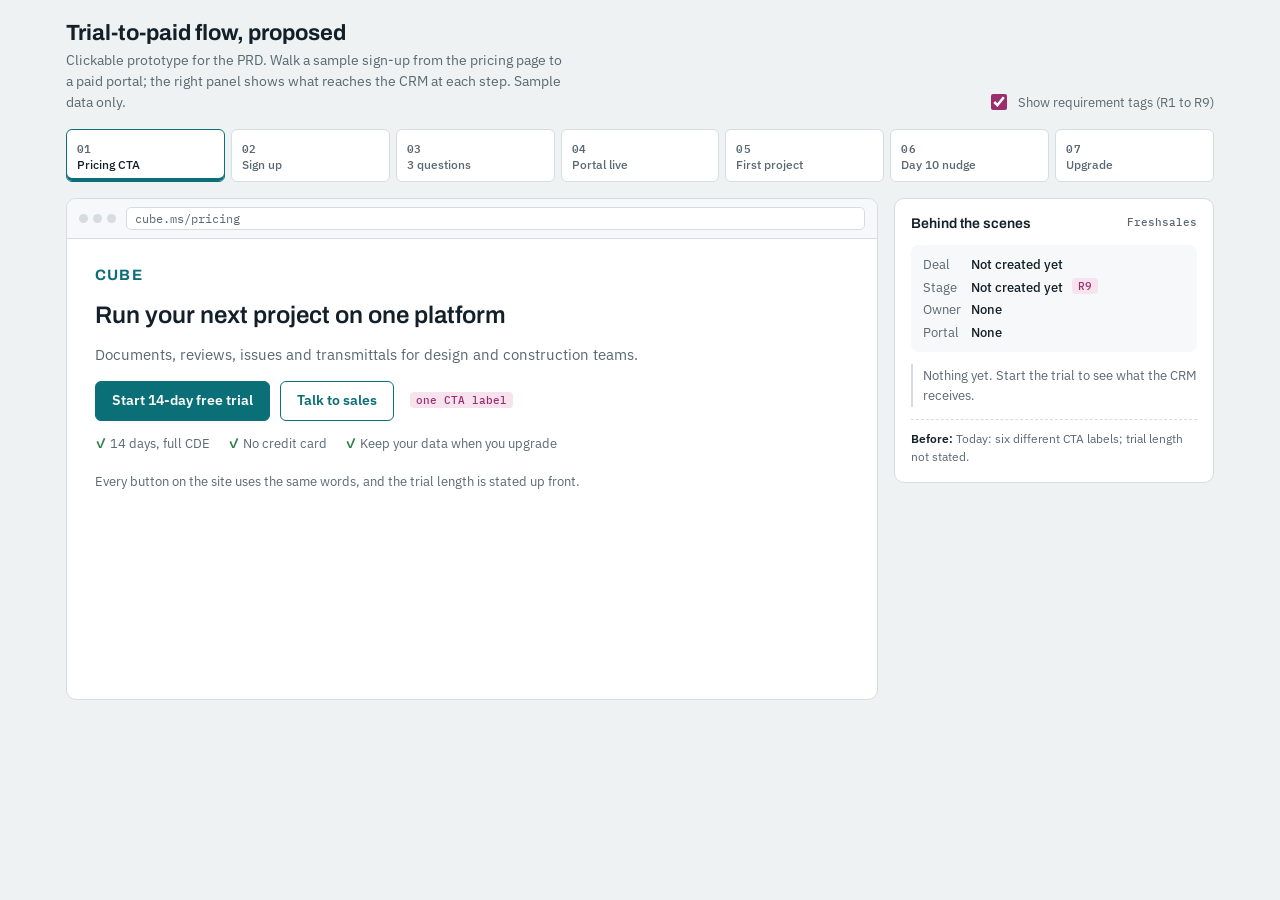
<file: projects/cube-trial-to-paid/prototype.html>
<!doctype html>
<html lang="en">
<head>
<meta charset="utf-8">
<meta name="viewport" content="width=device-width, initial-scale=1">
<meta name="color-scheme" content="light dark">
<style>body{margin:0}</style>
<title>Trial-to-Paid Prototype</title>
<meta name="claude:viewport-fit-sides" content="cover">
<link rel="preconnect" href="https://fonts.googleapis.com">
<link rel="stylesheet" href="https://fonts.googleapis.com/css2?family=Archivo:wght@500;600;700&family=IBM+Plex+Sans:wght@400;500;600&family=IBM+Plex+Mono:wght@400;500&display=swap">
<style>
/* Layout: step rail on top; a browser-framed product screen on the left, a "behind the scenes" CRM log on the right (stacks on phones). */
:root {
  --bg: #eef2f3; --surface: #ffffff; --sunk: #f6f8f9; --ink: #142029; --muted: #5a6872; --line: #d5dde1;
  --accent: #0b6f78; --accent-soft: #dcefF0; --amber: #a8650a; --amber-soft: #fbeed6; --good: #2f7d4a; --good-soft: #e1f1e6;
  --pin: #9b2f6e; --pin-soft: #f6e3ee;
  --display: "Archivo", "Segoe UI", system-ui, sans-serif;
  --body: "IBM Plex Sans", "Segoe UI", system-ui, sans-serif;
  --mono: "IBM Plex Mono", ui-monospace, Consolas, monospace;
  color-scheme: only light;
}
@media (prefers-color-scheme: dark) { :root:not([data-theme="light"]) {
  --bg: #0f171c; --surface: #172229; --sunk: #121b21; --ink: #e4ecef; --muted: #98a8b1; --line: #2b3a43;
  --accent: #4fb8c1; --accent-soft: #163a3e; --amber: #e0a64a; --amber-soft: #3a2c14; --good: #6cc48a; --good-soft: #17331f;
  --pin: #e48bbd; --pin-soft: #3a1b2d; color-scheme: dark } }
:root[data-theme="dark"] {
  --bg: #0f171c; --surface: #172229; --sunk: #121b21; --ink: #e4ecef; --muted: #98a8b1; --line: #2b3a43;
  --accent: #4fb8c1; --accent-soft: #163a3e; --amber: #e0a64a; --amber-soft: #3a2c14; --good: #6cc48a; --good-soft: #17331f;
  --pin: #e48bbd; --pin-soft: #3a1b2d; color-scheme: dark }

* { box-sizing: border-box }
body { background: var(--bg); color: var(--ink); font: 15px/1.5 var(--body); }
.wrap { max-width: 1180px; margin: 0 auto; padding-block: 20px 40px;
  padding-left: max(16px, env(safe-area-inset-left, 0px)); padding-right: max(16px, env(safe-area-inset-right, 0px)); display: grid; gap: 16px }
header.top { display: flex; flex-wrap: wrap; gap: 12px 24px; align-items: end; justify-content: space-between }
h1 { font: 700 22px/1.2 var(--display); margin: 0; text-wrap: balance }
.sub { color: var(--muted); margin: 4px 0 0; max-width: 62ch; font-size: 14px }
.toggle { display: inline-flex; align-items: center; gap: 8px; font-size: 13px; color: var(--muted); cursor: pointer; user-select: none }
.toggle input { accent-color: var(--pin); width: 16px; height: 16px }

.rail { display: grid; grid-template-columns: repeat(7, minmax(0, 1fr)); gap: 6px; list-style: none; margin: 0; padding: 0; overflow-x: auto }
.rail button { width: 100%; text-align: left; border: 1px solid var(--line); background: var(--surface); color: var(--muted);
  border-radius: 6px; padding: 8px 10px; font: 500 12px/1.3 var(--body); cursor: pointer; min-height: 52px }
.rail button b { display: block; font: 600 11px var(--mono); letter-spacing: .04em; color: var(--muted) }
.rail button[aria-current="step"] { border-color: var(--accent); color: var(--ink); box-shadow: inset 0 -3px 0 var(--accent) }
.rail button.done b { color: var(--good) }
.rail button:focus-visible, button:focus-visible, input:focus-visible, select:focus-visible { outline: 2px solid var(--accent); outline-offset: 2px }

.stage { display: grid; grid-template-columns: minmax(0, 1fr) 320px; gap: 16px; align-items: start }
@media (max-width: 880px) { .stage { grid-template-columns: minmax(0, 1fr) } .rail { grid-template-columns: repeat(7, minmax(108px, 1fr)) } }

.frame { background: var(--surface); border: 1px solid var(--line); border-radius: 10px; overflow: hidden; min-width: 0 }
.chrome { display: flex; align-items: center; gap: 10px; padding: 8px 12px; background: var(--sunk); border-bottom: 1px solid var(--line) }
.dots { display: flex; gap: 5px } .dots i { width: 9px; height: 9px; border-radius: 50%; background: var(--line); display: block }
.url { flex: 1; min-width: 0; font: 12px var(--mono); color: var(--muted); background: var(--surface); border: 1px solid var(--line);
  border-radius: 5px; padding: 3px 8px; white-space: nowrap; overflow: hidden; text-overflow: ellipsis }
.screen { padding: 28px; min-height: 460px; display: grid; align-content: start; gap: 18px }
@media (max-width: 520px) { .screen { padding: 18px } }

.brand { font: 700 15px var(--display); letter-spacing: .08em; color: var(--accent) }
h2 { font: 600 24px/1.2 var(--display); margin: 0; text-wrap: balance }
h3 { font: 600 16px/1.3 var(--display); margin: 0 }
p { margin: 0 }
.muted { color: var(--muted) }
.small { font-size: 13px }
.row { display: flex; flex-wrap: wrap; gap: 10px; align-items: center }
.col { display: grid; gap: 10px }

.btn { font: 600 14px var(--body); border-radius: 6px; padding: 10px 16px; cursor: pointer; border: 1px solid var(--accent);
  background: var(--accent); color: var(--surface) }
.btn.ghost { background: transparent; color: var(--accent) }
.btn.quiet { background: transparent; border-color: var(--line); color: var(--ink) }
.btn:disabled { opacity: .45; cursor: not-allowed }
.field { display: grid; gap: 6px; font-size: 13px; color: var(--muted) }
.field input, .field select { font: 15px var(--body); color: var(--ink); background: var(--surface); border: 1px solid var(--line); border-radius: 6px; padding: 9px 11px; width: 100% }
.sso { display: grid; grid-template-columns: repeat(3, minmax(0, 1fr)); gap: 8px }
@media (max-width: 520px) { .sso { grid-template-columns: 1fr } }

.chips { display: flex; flex-wrap: wrap; gap: 8px }
.chip { border: 1px solid var(--line); background: var(--surface); color: var(--ink); border-radius: 999px; padding: 6px 12px; font: 500 13px var(--body); cursor: pointer }
.chip[aria-pressed="true"] { border-color: var(--accent); background: var(--accent-soft); color: var(--ink) }

.hero { display: grid; gap: 14px; max-width: 560px }
.offer { display: flex; flex-wrap: wrap; gap: 6px 18px; font-size: 13px; color: var(--muted) }
.offer span::before { content: "✓ "; color: var(--good); font-weight: 600 }

.card { border: 1px solid var(--line); border-radius: 8px; padding: 14px 16px; background: var(--surface) }
.banner { border-radius: 8px; padding: 12px 14px; display: flex; flex-wrap: wrap; gap: 10px 16px; align-items: center; justify-content: space-between }
.banner.trial { background: var(--accent-soft) }
.banner.nudge { background: var(--amber-soft); border: 1px solid color-mix(in srgb, var(--amber) 40%, transparent) }
.banner.ok { background: var(--good-soft) }
.meter { height: 6px; border-radius: 3px; background: var(--line); overflow: hidden; min-width: 120px; flex: 1 }
.meter i { display: block; height: 100%; background: var(--accent) }

.app { display: grid; grid-template-columns: 168px minmax(0, 1fr); gap: 18px }
@media (max-width: 640px) { .app { grid-template-columns: 1fr } .side { display: none } }
.side { display: grid; gap: 4px; align-content: start; font-size: 13px; color: var(--muted) }
.side div { padding: 6px 8px; border-radius: 5px } .side .on { background: var(--sunk); color: var(--ink); font-weight: 500 }
.check { list-style: none; margin: 0; padding: 0; display: grid; gap: 8px }
.check li { display: flex; gap: 12px; align-items: center; border: 1px solid var(--line); border-radius: 8px; padding: 10px 12px }
.check li.done { background: var(--sunk) }
.check li.done .t { color: var(--muted); text-decoration: line-through }
.box { width: 22px; height: 22px; border-radius: 50%; border: 1.5px solid var(--line); flex: none; display: grid; place-items: center; font-size: 12px; color: var(--surface) }
.check li.done .box { background: var(--good); border-color: var(--good) }
.check .t { flex: 1; min-width: 0 }
.check .t small { display: block; color: var(--muted); font-size: 12px }

.plans { display: grid; grid-template-columns: repeat(2, minmax(0, 1fr)); gap: 12px }
@media (max-width: 560px) { .plans { grid-template-columns: 1fr } }
.plan { border: 1px solid var(--line); border-radius: 8px; padding: 14px; display: grid; gap: 8px }
.plan .price { font: 600 20px var(--display); font-variant-numeric: tabular-nums }
.stepper { display: inline-flex; align-items: center; border: 1px solid var(--line); border-radius: 6px; overflow: hidden }
.stepper button { border: 0; background: var(--sunk); color: var(--ink); width: 32px; height: 32px; font-size: 16px; cursor: pointer }
.stepper output { min-width: 40px; text-align: center; font: 600 14px var(--mono) }
.total { display: flex; flex-wrap: wrap; justify-content: space-between; align-items: baseline; gap: 8px; border-top: 1px solid var(--line); padding-top: 12px }
.total strong { font: 700 22px var(--display); font-variant-numeric: tabular-nums }

.pin { display: none; font: 500 11px var(--mono); color: var(--pin); background: var(--pin-soft); border-radius: 4px; padding: 1px 6px; vertical-align: 2px; margin-left: 6px; white-space: nowrap }
body.notes .pin { display: inline-block }

aside.log { background: var(--surface); border: 1px solid var(--line); border-radius: 10px; padding: 16px; display: grid; gap: 12px; min-width: 0 }
aside.log h3 { font-size: 14px; display: flex; justify-content: space-between; gap: 8px }
aside.log h3 span { font: 500 11px var(--mono); color: var(--muted) }
.events { list-style: none; margin: 0; padding: 0; display: grid; gap: 10px }
.events li { border-left: 2px solid var(--line); padding: 2px 0 2px 10px; font-size: 13px }
.events li.new { border-color: var(--accent) }
.events time { display: block; font: 11px var(--mono); color: var(--muted) }
.deal { background: var(--sunk); border-radius: 8px; padding: 10px 12px; font-size: 13px; display: grid; gap: 4px }
.deal dl { margin: 0; display: grid; grid-template-columns: auto minmax(0, 1fr); gap: 3px 10px }
.deal dt { color: var(--muted) } .deal dd { margin: 0; font-weight: 500; overflow-wrap: anywhere }
.stagepill { display: inline-block; font: 600 11px var(--mono); padding: 1px 7px; border-radius: 999px; background: var(--accent-soft); color: var(--accent) }
.stagepill.won { background: var(--good-soft); color: var(--good) }
.before { font-size: 12px; color: var(--muted); border-top: 1px dashed var(--line); padding-top: 10px }
.before b { color: var(--ink); font-weight: 600 }
.navrow { display: flex; justify-content: space-between; gap: 10px; flex-wrap: wrap }
@media (prefers-reduced-motion: no-preference) { .screen > * { animation: rise .25s ease-out both } @keyframes rise { from { opacity: .4; transform: translateY(4px) } } }
</style>

<div class="wrap">
  <header class="top">
    <div>
      <h1>Trial-to-paid flow, proposed</h1>
      <p class="sub">Clickable prototype for the PRD. Walk a sample sign-up from the pricing page to a paid portal; the right panel shows what reaches the CRM at each step. Sample data only.</p>
    </div>
    <label class="toggle"><input type="checkbox" id="notes" checked> Show requirement tags (R1 to R9)</label>
  </header>

  <ol class="rail" id="rail" aria-label="Flow steps"></ol>

  <div class="stage">
    <section class="frame" aria-live="polite">
      <div class="chrome"><div class="dots"><i></i><i></i><i></i></div><div class="url" id="url"></div></div>
      <div class="screen" id="screen"></div>
    </section>
    <aside class="log" aria-label="Behind the scenes">
      <h3>Behind the scenes <span>Freshsales</span></h3>
      <div class="deal" id="deal"></div>
      <ul class="events" id="events"></ul>
      <p class="before" id="before"></p>
    </aside>
  </div>
</div>

<script>
const STEPS = [
  { key: "cta", label: "Pricing CTA" }, { key: "signup", label: "Sign up" }, { key: "qualify", label: "3 questions" },
  { key: "ready", label: "Portal live" }, { key: "setup", label: "First project" }, { key: "nudge", label: "Day 10 nudge" },
  { key: "upgrade", label: "Upgrade" }
];
// Prices from cube.ms/pricing (annual billing, INR, per user per month), viewed 27 Oct 2026
const PRICE = { cde: 2499, pm: 3999 };
const BEFORE = {
  cta: "Today: six different CTA labels; trial length not stated.",
  signup: "Today: same entry screen. Nothing reaches the CRM.",
  qualify: "Today: no questions, so a 5-person studio and a city corporation get the same trial.",
  ready: "Today: some requests wait at Trial_Requested; 2 never went live. 18 of 28 sign-ups never got a deal.",
  setup: "Today: an empty portal. 26 of 28 trials went live, but there is no first-run guidance.",
  nudge: "Today: trials expire silently. Old trials were bulk-extended to 30 Sep 2026.",
  upgrade: "Today: no upgrade inside the trial. 0 of 28 self-serve trials paid on their own."
};
const S = {
  i: 0, done: new Set(), email: "priya@studiokestrel.in", role: "BIM coordinator", size: "11-50", type: "Commercial building",
  tasks: [
    { t: "Create your first project", d: "Pre-filled: Office tower, Pune", done: false },
    { t: "Upload a model or drawing", d: "Or use the sample IFC model", done: false },
    { t: "Raise an issue on a sheet", d: "Pin a clash and assign it", done: false },
    { t: "Invite a teammate", d: "Guests are free", done: false },
    { t: "Send a transmittal", d: "Issue drawings for review", done: false }
  ],
  seats: { cde: 5, pm: 0 }, paid: false, events: [],
  book: null, booked: false, booking: { day: null, time: null, topic: null }
};
// Sample setup-call slots for the R1 contact box (IST)
const SLOTS = { days: ["Tomorrow (day 1)", "Day 2", "Day 3"], times: ["10:30", "12:00", "15:00", "17:30"],
  topics: ["Folders and permissions", "Uploading models", "Issues and reviews", "Inviting my team"] };
const $ = id => document.getElementById(id);
const pin = r => `<span class="pin">${r}</span>`;
const inr = n => "₹" + n.toLocaleString("en-IN");
const ownerFor = () => (S.size === "200+" || S.type === "Government / PSU") ? "Enterprise team" : "Self-serve owner (round-robin)";

function log(text, when) { S.events.unshift({ text, when, fresh: true }); }

function go(i) {
  S.events.forEach(e => e.fresh = false);
  if (i > S.i) for (let k = S.i; k < i; k++) enter(k + 1);
  S.i = i; S.book = null; render();
  document.querySelector(".frame").scrollIntoView({ block: "nearest", behavior: "smooth" });
}
// Side effects that happen when a step is first reached
function enter(k) {
  if (S.done.has(k)) return;
  S.done.add(k);
  const key = STEPS[k].key;
  if (key === "qualify") log(`Contact created: ${S.email}`, "Day 0, 10:02");
  if (key === "ready") { log(`Deal created in Self-Serve plan, stage Trial. Owner: ${ownerFor()}`, "Day 0, 10:03"); log("Portal live in 48 seconds; trial ends day 14", "Day 0, 10:03"); }
  if (key === "setup") log("Event: portal_live, first_session_started", "Day 0, 10:05");
  if (key === "nudge") log(`Day 10 nudge sent (in-app + email). Checklist ${S.tasks.filter(t => t.done).length} of 5`, "Day 10, 09:00");
  if (key === "upgrade") log("Event: upgrade_screen_viewed", "Day 10, 09:14");
}

function screen() {
  const k = STEPS[S.i].key;
  if (k === "cta") return {
    url: "cube.ms/pricing",
    html: `<div class="brand">CUBE</div>
      <div class="hero">
        <h2>Run your next project on one platform</h2>
        <p class="muted">Documents, reviews, issues and transmittals for design and construction teams.</p>
        <div class="row"><button class="btn" data-next>Start 14-day free trial</button><button class="btn ghost" data-next>Talk to sales</button>${pin("one CTA label")}</div>
        <div class="offer"><span>14 days, full CDE</span><span>No credit card</span><span>Keep your data when you upgrade</span></div>
      </div>
      <p class="small muted">Every button on the site uses the same words, and the trial length is stated up front.</p>`
  };
  if (k === "signup") return {
    url: "app.cube.ms/signup",
    html: `<div class="brand">CUBE</div><h2>Start your free trial</h2>
      <div class="col" style="max-width:420px">
        <label class="field" for="email">Work email<input id="email" type="email" value="${S.email}" autocomplete="off"></label>
        <button class="btn" data-next>Continue</button>
        <p class="small muted" style="text-align:center">or</p>
        <div class="sso"><button class="btn quiet" data-next>Google</button><button class="btn quiet" data-next>Microsoft</button><button class="btn quiet" data-next>Apple</button></div>
      </div>
      <p class="small muted">The entry screen stays as it is today. ${pin("R8 test flag: staff domains are tagged here")}</p>`
  };
  if (k === "qualify") {
    const chips = (name, opts) => `<div class="chips" role="group">${opts.map(o => `<button class="chip" data-chip="${name}" aria-pressed="${S[name] === o}">${o}</button>`).join("")}</div>`;
    return {
      url: "app.cube.ms/signup/about-you",
      html: `<div class="brand">CUBE</div><h2>Three quick questions ${pin("R2")}</h2>
        <p class="muted">So we set up the right portal for you. Takes about 20 seconds.</p>
        <div class="col"><h3>Your role</h3>${chips("role", ["BIM coordinator", "Project manager", "Architect", "Owner / developer", "Other"])}</div>
        <div class="col"><h3>Company size</h3>${chips("size", ["1-10", "11-50", "51-200", "200+"])}</div>
        <div class="col"><h3>Main project type</h3>${chips("type", ["Commercial building", "Residential", "Rail / metro", "Industrial", "Government / PSU"])}</div>
        <div class="row"><button class="btn" data-next>Create my portal</button><span class="small muted" id="route">Routes to: ${ownerFor()}</span></div>`
    };
  }
  if (k === "ready" && S.book === "pick") {
    const B = S.booking, opt = (f, o) => `<button class="chip" data-bk="${f}" aria-pressed="${B[f] === o}">${o}</button>`;
    return {
      url: "studiokestrel.app.cube.ms/book-setup-call",
      html: `<div class="brand">CUBE</div><h2 tabindex="-1">Book a 20-min setup call ${pin("R1")}</h2>
        <p class="muted">A product specialist walks you through your portal on video. All times IST.</p>
        <div class="col"><h3>Day</h3><div class="chips" role="group" aria-label="Day">${SLOTS.days.map(o => opt("day", o)).join("")}</div></div>
        <div class="col"><h3>Time (IST)</h3><div class="chips" role="group" aria-label="Time">${SLOTS.times.map(o => opt("time", o)).join("")}</div></div>
        <div class="col"><h3>What do you want to set up first? <span class="small muted">(optional)</span></h3><div class="chips" role="group" aria-label="Topic">${SLOTS.topics.map(o => opt("topic", o)).join("")}</div></div>
        <div class="navrow"><button class="btn quiet" data-book="back">Back</button><button class="btn" data-book="confirm" ${B.day && B.time ? "" : "disabled"}>Confirm ${B.day && B.time ? `${B.day}, ${B.time}` : "slot"}</button></div>`
    };
  }
  if (k === "ready" && S.book === "done") {
    const B = S.booking;
    return {
      url: "studiokestrel.app.cube.ms/book-setup-call/confirmed",
      html: `<div class="banner ok"><strong>Your setup call is booked</strong><span class="small">Invite sent to ${S.email}</span></div>
        <h2 tabindex="-1">You're booked for ${B.day.replace(" (day 1)", "")}, ${B.time} ${pin("R1")}</h2>
        <div class="deal"><dl><dt>When</dt><dd>${B.day}, ${B.time} IST</dd><dt>Length</dt><dd>20 min</dd><dt>With</dt><dd>${ownerFor() === "Enterprise team" ? "Enterprise specialist" : "Product specialist"}</dd><dt>Focus</dt><dd>${B.topic || "Not chosen"}</dd><dt>Join</dt><dd>meet.cube.ms/setup-xxxx (link in invite)</dd></dl></div>
        <div class="row"><button class="btn quiet" type="button">Add to calendar</button><button class="btn" data-book="home">Back to welcome</button></div>`
    };
  }
  if (k === "ready") return {
    url: "studiokestrel.app.cube.ms",
    html: `<div class="banner ok"><strong>Your portal is live</strong><span class="small">studiokestrel.app.cube.ms ${pin("R3 instant")}</span></div>
      <h2>Welcome, Priya</h2>
      <p class="muted">Your trial runs for 14 days, until day 14. Everything you create stays when you upgrade.</p>
      <div class="card row" style="justify-content:space-between">
        <div><h3>Your CUBE contact ${pin("R1")}</h3><p class="small muted">${ownerFor() === "Enterprise team" ? "An enterprise specialist will call within one business day." : "Reach your product specialist any time from the help menu."}</p></div>
        ${S.booked ? `<div class="col" style="gap:6px"><p class="small"><strong>Booked:</strong> ${S.booking.day}, ${S.booking.time} IST · 20 min</p><div class="row" style="gap:8px"><button class="btn quiet" data-book="open">Change</button><button class="btn quiet" data-book="cancel">Cancel call</button></div></div>`
          : `<button class="btn quiet" data-book="open">Book a 20-min setup call</button>`}
      </div>
      <div><button class="btn" data-next>Set up my first project</button></div>`
  };
  if (k === "setup" || k === "nudge") {
    const n = S.tasks.filter(t => t.done).length, day = k === "nudge" ? 10 : 0;
    const list = S.tasks.map((t, j) => `<li class="${t.done ? "done" : ""}"><span class="box" aria-hidden="true">${t.done ? "✓" : ""}</span><span class="t">${t.t}<small>${t.d}</small></span>${t.done ? "" : `<button class="btn quiet" data-task="${j}">Do it</button>`}</li>`).join("");
    const banner = k === "nudge"
      ? `<div class="banner nudge"><div><strong>4 days left in your trial</strong> ${pin("R7")}<p class="small">You have ${n} of 5 setup steps done. Upgrade now and your project, files and issues carry over.</p></div><div class="row"><button class="btn" data-next>See plans</button><button class="btn quiet">Talk to sales</button></div></div>`
      : `<div class="banner trial"><span class="small"><strong>Day ${day + 1} of 14</strong> in your trial</span><div class="meter" aria-hidden="true"><i style="width:${(day + 1) / 14 * 100}%"></i></div><button class="btn ghost" data-jump="6">Upgrade</button></div>`;
    return {
      url: "studiokestrel.app.cube.ms/home",
      html: `${banner}
        <div class="app"><nav class="side"><div class="on">Home</div><div>Projects</div><div>Folders</div><div>Issues</div><div>Reviews</div><div>Transmittals</div></nav>
          <div class="col"><div class="row" style="justify-content:space-between"><h2>Get set up ${pin("R6")}</h2><span class="small muted">${n} of 5 done</span></div>
            <ul class="check">${list}</ul>
            ${k === "setup" ? `<div class="navrow"><span class="small muted">Tick a few steps, then skip ahead to day 10.</span><button class="btn" data-next>Skip to day 10</button></div>` : ""}
          </div></div>`
    };
  }
  if (k === "upgrade") {
    const total = (S.seats.cde * PRICE.cde + S.seats.pm * PRICE.pm) * 12;
    const plan = (id, name, mods) => `<div class="plan"><h3>${name}</h3><p class="small muted">${mods}</p><p class="price">${inr(PRICE[id])}<span class="small muted"> / user / month</span></p>
      <div class="row"><span class="stepper"><button data-seat="${id}" data-d="-1" aria-label="Fewer ${name} seats">−</button><output>${S.seats[id]}</output><button data-seat="${id}" data-d="1" aria-label="More ${name} seats">+</button></span><span class="small muted">seats</span></div></div>`;
    if (S.paid) return {
      url: "studiokestrel.app.cube.ms/billing",
      html: `<div class="banner ok"><strong>Studio Kestrel is on a paid plan</strong></div>
        <h2>You're all set</h2>
        <p class="muted">Your project, files and issues from the trial are still here. Your invoice goes to ${S.email}.</p>
        <div class="row"><button class="btn" data-jump="0">Restart the walkthrough</button></div>`
    };
    return {
      url: "studiokestrel.app.cube.ms/upgrade",
      html: `<h2>Choose your plan ${pin("R4")}</h2>
        <p class="muted">Annual billing. Your trial data carries over. Prices from the CUBE pricing page.</p>
        <div class="plans">${plan("cde", "Common Data Environment", "Folders, issues, reviews, tasks, transmittals")}${plan("pm", "Project Management", "Schedules, estimates, contracts, bills")}</div>
        <div class="total"><span class="muted small">${S.seats.cde + S.seats.pm} seats × 12 months, billed annually</span><strong>${inr(total)}<span class="small muted"> / year</span></strong></div>
        <div class="row"><button class="btn" data-pay ${total ? "" : "disabled"}>Pay by card</button><button class="btn quiet" data-quote>Request a quote instead</button></div>`
    };
  }
}

function render() {
  const sc = screen();
  $("url").textContent = sc.url;
  $("screen").innerHTML = sc.html;
  $("rail").innerHTML = STEPS.map((s, j) => `<li><button data-jump="${j}" ${j === S.i ? 'aria-current="step"' : ""} class="${S.done.has(j) && j !== S.i ? "done" : ""}"><b>${String(j + 1).padStart(2, "0")}</b>${s.label}</button></li>`).join("");
  const reached = S.done.has(3);
  const stage = S.paid ? '<span class="stagepill won">Pro Plan (Won)</span>' : reached ? '<span class="stagepill">Trial</span>' : "Not created yet";
  $("deal").innerHTML = `<dl><dt>Deal</dt><dd>${reached ? "Studio Kestrel - Self-serve" : "Not created yet"}</dd><dt>Stage</dt><dd>${stage} ${pin("R9")}</dd><dt>Owner</dt><dd>${reached ? ownerFor() : "None"}</dd><dt>Portal</dt><dd>${reached ? "studiokestrel.app.cube.ms" : "None"}</dd></dl>`;
  $("events").innerHTML = S.events.length ? S.events.map(e => `<li class="${e.fresh ? "new" : ""}"><time>${e.when}</time>${e.text}</li>`).join("") : '<li class="muted">Nothing yet. Start the trial to see what the CRM receives.</li>';
  $("before").innerHTML = `<b>Before:</b> ${BEFORE[STEPS[S.i].key]}`;
}

document.addEventListener("click", e => {
  const b = e.target.closest("button"); if (!b) return;
  if (b.hasAttribute("data-next")) {
    const em = $("email"); if (em) S.email = em.value.trim() || S.email;
    go(Math.min(S.i + 1, STEPS.length - 1));
  } else if (b.dataset.jump) { const j = +b.dataset.jump; if (j === 0 && S.paid) location.reload(); else go(j); }
  else if (b.dataset.bk) { const f = b.dataset.bk; S.booking[f] = f === "topic" && S.booking.topic === b.textContent ? null : b.textContent; render(); refocus(`[data-bk="${f}"][aria-pressed="true"], [data-bk="${f}"]`); }
  else if (b.dataset.book) {
    const a = b.dataset.book; S.events.forEach(x => x.fresh = false);
    if (a === "open") S.book = "pick";
    if (a === "back" || a === "home") S.book = null;
    if (a === "confirm") {
      const B = S.booking, slot = `${B.day}, ${B.time} IST`;
      log(`Meeting ${S.booked ? "rescheduled" : "booked"}: 20-min setup call, ${slot}. Owner notified ${pin("R1")}`, "Day 0, 10:04");
      log(`Deal activity: meeting added to Studio Kestrel - Self-serve${B.topic ? `; focus: ${B.topic.toLowerCase()}` : ""}`, "Day 0, 10:04");
      S.booked = true; S.book = "done";
    }
    if (a === "cancel") { log("Meeting cancelled by trial user. Owner notified; deal activity updated", "Day 0, 10:06"); S.booked = false; S.booking = { day: null, time: null, topic: null }; }
    render();
    refocus(S.book ? ".screen h2" : a === "cancel" || a === "home" ? '[data-book="open"]' : null);
  }
  else if (b.dataset.chip) { S[b.dataset.chip] = b.textContent; render(); }
  else if (b.dataset.task) {
    const t = S.tasks[+b.dataset.task]; t.done = true;
    S.events.forEach(x => x.fresh = false);
    log(`Event: checklist step done (${t.t.toLowerCase()})`, STEPS[S.i].key === "nudge" ? "Day 10" : "Day 0"); render();
  } else if (b.dataset.seat) { const id = b.dataset.seat; S.seats[id] = Math.max(0, Math.min(200, S.seats[id] + +b.dataset.d)); render(); }
  else if (b.hasAttribute("data-pay")) {
    S.paid = true; S.events.forEach(x => x.fresh = false);
    log("Payment received. Deal moved to Pro Plan (Won); portal switched to paid", "Day 10, 09:20"); render();
  } else if (b.hasAttribute("data-quote")) {
    S.events.forEach(x => x.fresh = false);
    log(`Quote request: ${S.seats.cde} CDE + ${S.seats.pm} PM seats. Task created for ${ownerFor()}`, "Day 10, 09:18"); render();
  }
});
function refocus(sel) { const el = sel && $("screen").querySelector(sel); if (el) el.focus(); }
$("notes").addEventListener("change", e => document.body.classList.toggle("notes", e.target.checked));
document.body.classList.add("notes");
render();
</script>

</html>
</file>
<file: assets/site.css>
/* Karthik Pandurangan, product portfolio.
   Look: a product notebook. Warm dot-grid paper, ink-black serif headlines, one vermilion accent
   with a highlighter yellow for marks. Real numbers and screenshots still carry the case studies.
   Layout: one reading column (~68ch) for prose, widening to ~1120px for figures, tables and cards. */

:root {
  --paper: #f5f0e6;        /* page */
  --sheet: #fbf8f1;        /* raised surfaces: cards, tables, figures */
  --ink: #1d1a16;          /* text */
  --ink-2: #625a4e;        /* secondary text */
  --rule: #ddd3c2;         /* hairlines */
  --dot: #d7cdbb;          /* paper dot grid */
  --accent: #cf4520;       /* vermilion: links, key numbers */
  --accent-wash: #f7e1d5;  /* highlight fills */
  --mark: #f6cf4a;         /* highlighter */
  --warn: #b0381a;         /* the drop-off figure */
  --shadow: 0 1px 0 rgba(40, 30, 15, .04), 0 10px 30px -14px rgba(40, 30, 15, .22);

  --display: "Fraunces", Georgia, "Times New Roman", serif;
  --body: "Instrument Sans", "Segoe UI", system-ui, sans-serif;
  --mono: "JetBrains Mono", ui-monospace, Consolas, monospace;

  --read: 68ch;
  --wide: 1120px;
  --gutter-l: max(20px, env(safe-area-inset-left, 0px));
  --gutter-r: max(20px, env(safe-area-inset-right, 0px));
  color-scheme: only light; /* "only" stops phone browsers auto-darkening the light theme */
}
@media (prefers-color-scheme: dark) {
  :root:not([data-theme="light"]) {
    --paper: #16130f; --sheet: #1f1b16; --ink: #f0e9dd; --ink-2: #ab9f8e; --rule: #352f27; --dot: #2c2720;
    --accent: #ff7f55; --accent-wash: #3a2219; --mark: #c99d2a; --warn: #ff8f6b;
    --shadow: 0 1px 0 rgba(0,0,0,.2), 0 12px 30px -14px rgba(0,0,0,.6); color-scheme: dark;
  }
}
:root[data-theme="dark"] {
  --paper: #16130f; --sheet: #1f1b16; --ink: #f0e9dd; --ink-2: #ab9f8e; --rule: #352f27; --dot: #2c2720;
  --accent: #ff7f55; --accent-wash: #3a2219; --mark: #c99d2a; --warn: #ff8f6b;
  --shadow: 0 1px 0 rgba(0,0,0,.2), 0 12px 30px -14px rgba(0,0,0,.6); color-scheme: dark;
}

* { box-sizing: border-box; }
html { -webkit-text-size-adjust: 100%; scroll-behavior: smooth; scroll-padding-top: 80px; }
body {
  margin: 0; color: var(--ink);
  background-color: var(--paper);
  background-image: radial-gradient(var(--dot) 1px, transparent 1.2px);
  background-size: 22px 22px;
  font: 400 17px/1.65 var(--body);
  padding-left: var(--gutter-l); padding-right: var(--gutter-r);
  overflow-x: hidden;
}
img { max-width: 100%; height: auto; display: block; }
a { color: var(--accent); text-underline-offset: 3px; text-decoration-thickness: 1px; }
a:hover { text-decoration-thickness: 2px; }
:focus-visible { outline: 2px solid var(--accent); outline-offset: 3px; border-radius: 3px; }
::selection { background: var(--mark); color: #1d1a16; }

.wrap { max-width: var(--wide); margin: 0 auto; }
.read { max-width: var(--read); }

/* ---------- top bar ---------- */
.top {
  position: sticky; top: 0; z-index: 20;
  max-width: var(--wide); margin: 0 auto; padding-block: 16px;
  display: flex; flex-wrap: wrap; gap: 8px 24px; align-items: center; justify-content: space-between;
  border-bottom: 1px solid var(--rule);
}
.top::before { /* frosted bar that reaches the screen edges */
  content: ""; position: absolute; inset: 0 calc(-1 * var(--gutter-r)) 0 calc(-1 * var(--gutter-l)); z-index: -1;
  background: color-mix(in srgb, var(--paper) 86%, transparent);
  -webkit-backdrop-filter: blur(10px); backdrop-filter: blur(10px);
}
.top .me { display: inline-flex; align-items: center; gap: 10px; font: 600 19px/1.2 var(--display); color: var(--ink); text-decoration: none; letter-spacing: -0.01em; }
.top .me i {
  font: 600 12px/1 var(--mono); font-style: normal; color: var(--paper); background: var(--ink);
  width: 30px; height: 30px; border-radius: 8px; display: grid; place-items: center; transform: rotate(-4deg);
}
.top nav { display: flex; flex-wrap: wrap; gap: 6px 22px; font-size: 15px; align-items: center; }
.top nav a { color: var(--ink-2); text-decoration: none; }
.top nav a:hover, .top nav a[aria-current="page"] { color: var(--ink); }
.theme-btn {
  display: inline-flex; align-items: center; gap: 6px; padding: 6px 11px; border-radius: 999px;
  border: 1px solid var(--rule); background: var(--sheet); color: var(--ink-2);
  font: 500 13px/1 var(--body); cursor: pointer;
}
.theme-btn:hover { color: var(--ink); border-color: var(--ink-2); }
.theme-btn svg { width: 14px; height: 14px; }
@media (max-width: 560px) { .top nav { gap: 6px 16px; font-size: 14px; } }

/* ---------- type ---------- */
h1, h2, h3 { font-family: var(--display); color: var(--ink); text-wrap: balance; margin: 0; font-optical-sizing: auto; }
h1 { font-weight: 500; font-size: clamp(38px, 6.4vw, 72px); line-height: 1.02; letter-spacing: -0.03em; }
h2 { font-weight: 500; font-size: clamp(28px, 3.6vw, 40px); line-height: 1.1; letter-spacing: -0.02em; }
h3 { font-weight: 600; font-size: 21px; line-height: 1.25; letter-spacing: -0.01em; }
h1 em, h2 em { font-style: italic; color: var(--accent); }
p { margin: 0; }
.lede { font-size: clamp(18px, 2.1vw, 21px); line-height: 1.55; color: var(--ink-2); }
.label {
  font: 500 12px/1.4 var(--mono); letter-spacing: 0.09em; text-transform: uppercase; color: var(--ink-2);
}
.num { font-variant-numeric: tabular-nums; }
.mark { background: linear-gradient(transparent 58%, var(--mark) 58%, var(--mark) 90%, transparent 90%); padding: 0 2px; }

/* ---------- home: hero ---------- */
.hero {
  padding-block: clamp(44px, 8vw, 96px) clamp(44px, 6vw, 72px);
  display: grid; grid-template-columns: minmax(0, 1.25fr) minmax(0, 1fr); gap: 48px; align-items: center;
}
.hero-copy { display: grid; gap: 24px; }
.hero h1 { max-width: 13ch; }
.hero .lede { max-width: 48ch; }
.status { display: inline-flex; align-items: center; gap: 10px; font: 500 13px/1.3 var(--mono); color: var(--ink-2); }
.status::before {
  content: ""; width: 9px; height: 9px; border-radius: 50%; background: #2f9e5b; flex: none;
  box-shadow: 0 0 0 4px color-mix(in srgb, #2f9e5b 22%, transparent);
}
.squiggle { position: relative; white-space: nowrap; isolation: isolate; }
.squiggle svg { position: absolute; left: -2%; bottom: -0.14em; width: 104%; height: 0.3em; overflow: visible; z-index: -1; }
.squiggle path { fill: none; stroke: var(--mark); stroke-width: 9; stroke-linecap: round; stroke-dasharray: 260; stroke-dashoffset: 0; }
.ctas { display: flex; flex-wrap: wrap; gap: 12px; align-items: center; }
.btn {
  display: inline-flex; align-items: center; gap: 8px; padding: 12px 20px; border-radius: 999px;
  font: 500 15px/1 var(--body); text-decoration: none; border: 1.5px solid var(--ink);
}
.btn.solid { background: var(--ink); color: var(--paper); }
.btn.solid:hover { background: var(--accent); border-color: var(--accent); }
.btn.line { color: var(--ink); background: transparent; }
.btn.line:hover { background: var(--sheet); }
.btn .arr { transition: transform .2s ease; }
.btn:hover .arr { transform: translateX(3px); }

/* portrait, pinned above the funnel card like a polaroid */
.hero-art { position: relative; padding-top: 100px; min-width: 0; }
.pin {
  position: absolute; top: 0; right: 18px; z-index: 2; width: 124px; margin: 0;
  background: #fffdf8; padding: 7px 7px 0; border-radius: 3px; transform: rotate(5deg);
  box-shadow: 0 1px 2px rgba(40, 30, 15, .18), 0 14px 26px -12px rgba(40, 30, 15, .45);
}
.pin img { width: 100%; aspect-ratio: 440 / 503; object-fit: cover; border-radius: 1px; }
.pin span { display: block; padding: 5px 0 7px; text-align: center; font: italic 400 14px/1.2 var(--display); color: #625a4e; }
.pin::before { /* a strip of tape */
  content: ""; position: absolute; top: -11px; left: 50%; width: 70px; height: 22px; margin-left: -35px;
  background: color-mix(in srgb, var(--mark) 55%, rgba(255, 255, 255, .35)); transform: rotate(-4deg);
  box-shadow: 0 1px 2px rgba(0, 0, 0, .12);
}

/* the annotated funnel card */
.spec {
  position: relative; background: var(--sheet); border: 1px solid var(--rule); border-radius: 14px;
  box-shadow: var(--shadow); padding: 22px 22px 20px; display: grid; gap: 16px; transform: rotate(1.2deg);
}
.spec .spec-head { display: grid; gap: 4px; padding-right: 108px; }
.spec .spec-head b { font: 600 18px/1.25 var(--display); }
.bars { display: grid; gap: 12px; }
.bar { display: grid; grid-template-columns: 78px minmax(0, 1fr) 30px; gap: 10px; align-items: center; font-size: 14px; color: var(--ink-2); }
.bar .track { height: 26px; background: color-mix(in srgb, var(--rule) 45%, transparent); border-radius: 6px; overflow: hidden; }
.bar .fill { height: 100%; width: var(--w); background: var(--ink); border-radius: 6px; transform-origin: left; }
.bar.leak .fill { background: var(--accent); min-width: 8px; }
.bar b { font: 600 15px/1 var(--mono); color: var(--ink); text-align: right; }
.note {
  position: absolute; right: -16px; bottom: -30px; max-width: 200px; transform: rotate(-3deg);
  background: var(--mark); color: #2a2208; padding: 10px 12px; border-radius: 4px;
  font: 500 13px/1.35 var(--body); box-shadow: 0 8px 18px -10px rgba(0,0,0,.35);
}
.spec small { font-size: 12.5px; color: var(--ink-2); padding-right: 150px; }
@media (max-width: 860px) {
  .hero { grid-template-columns: minmax(0, 1fr); }
  .spec { transform: none; margin-bottom: 24px; }
  .note { right: 10px; }
}
@media (max-width: 860px) { .hero-art { padding-top: 64px; } .pin { right: 6px; } }
@media (max-width: 480px) {
  .spec small { padding-right: 0; padding-bottom: 44px; }
  .hero-art { padding-top: 54px; }
  .pin { width: 100px; padding: 5px 5px 0; }
  .pin span { font-size: 12.5px; padding: 3px 0 5px; }
  .spec .spec-head { padding-right: 92px; }
}

/* ---------- ticker ---------- */
.ticker {
  border-block: 1px solid var(--rule); overflow: hidden; padding-block: 16px;
  margin-inline: calc(-1 * var(--gutter-l)) calc(-1 * var(--gutter-r));
  -webkit-mask-image: linear-gradient(90deg, transparent, #000 8%, #000 92%, transparent);
  mask-image: linear-gradient(90deg, transparent, #000 8%, #000 92%, transparent);
}
.ticker ul { display: flex; margin: 0; padding: 0; list-style: none; width: max-content; }
.ticker li { font: 400 italic 24px/1.1 var(--display); color: var(--ink-2); white-space: nowrap; padding-inline: 18px; }
.ticker li::after { content: "✦"; font-style: normal; font-size: 13px; color: var(--accent); margin-left: 36px; vertical-align: 4px; }

/* ---------- home: section scaffolding ---------- */
.block { padding-block: clamp(56px, 8vw, 96px); display: grid; gap: 32px; }
.block + .block { border-top: 1px solid var(--rule); }
.block-head { display: grid; gap: 12px; max-width: 62ch; }
.block-head .label { color: var(--accent); }
.block-head .label b { color: var(--ink-2); font-weight: 500; margin-right: 10px; }

/* numbers */
.numbers { display: grid; grid-template-columns: repeat(4, minmax(0, 1fr)); border: 1px solid var(--rule); border-radius: 14px; background: var(--sheet); overflow: hidden; }
.numbers > div { padding: 24px 22px; display: grid; gap: 8px; align-content: start; min-width: 0; }
.numbers > div + div { border-left: 1px solid var(--rule); }
.numbers b { font: 500 clamp(40px, 5vw, 58px)/1 var(--display); letter-spacing: -0.03em; font-variant-numeric: tabular-nums; }
.numbers b sup { font-size: .45em; color: var(--accent); vertical-align: .9em; margin-left: 2px; }
.numbers span { font-size: 14.5px; color: var(--ink-2); line-height: 1.45; }
@media (max-width: 860px) {
  .numbers { grid-template-columns: repeat(2, minmax(0, 1fr)); }
  .numbers > div:nth-child(3) { border-left: 0; }
  .numbers > div:nth-child(n+3) { border-top: 1px solid var(--rule); }
}

/* work filter: one row of toggle chips, single select */
.work-head { display: grid; gap: 20px; }
.filter { display: flex; flex-wrap: wrap; gap: 8px; }
.filter button {
  display: inline-flex; align-items: center; gap: 8px; padding: 8px 14px; border-radius: 999px; cursor: pointer;
  font: 500 14.5px/1.2 var(--body); color: var(--ink-2); background: var(--sheet); border: 1px solid var(--rule);
  transition: background-color .15s ease, color .15s ease, border-color .15s ease;
}
.filter button:hover { color: var(--ink); border-color: var(--ink-2); }
.filter button i { font: 500 11.5px/1 var(--mono); font-style: normal; padding: 3px 6px; border-radius: 999px; background: color-mix(in srgb, var(--rule) 60%, transparent); color: var(--ink-2); }
.filter button[aria-pressed="true"] { background: var(--ink); border-color: var(--ink); color: var(--paper); }
.filter button[aria-pressed="true"] i { background: var(--mark); color: #1d1a16; }
@media (max-width: 480px) { .filter { gap: 6px; } .filter button { padding: 7px 11px; font-size: 13.5px; gap: 6px; } }
.filter-count { font: 500 12px/1.4 var(--mono); letter-spacing: 0.06em; color: var(--ink-2); }

/* work cards */
.cards { display: grid; grid-template-columns: repeat(2, minmax(0, 1fr)); gap: 22px; }
.card {
  position: relative; display: grid; gap: 14px; align-content: start; padding: 26px 26px 24px;
  background: var(--sheet); border: 1px solid var(--rule); border-radius: 14px; color: inherit; text-decoration: none;
  transition: transform .25s ease, box-shadow .25s ease, border-color .25s ease;
}
a.card:hover { transform: translateY(-4px); box-shadow: var(--shadow); border-color: color-mix(in srgb, var(--ink) 30%, var(--rule)); }
a.card:hover h3 { color: var(--accent); }
.card[hidden] { display: none; }
.card .idx { position: absolute; top: 22px; right: 24px; font: 500 12px/1 var(--mono); color: var(--ink-2); }
.card p { color: var(--ink-2); font-size: 16px; }
.card .fact { display: flex; gap: 14px; align-items: baseline; padding-top: 14px; border-top: 1px dashed var(--rule); font-size: 14px; color: var(--ink-2); line-height: 1.45; }
.card .fact b { font: 500 30px/1 var(--display); color: var(--ink); letter-spacing: -0.02em; white-space: nowrap; }
.card .go { font-size: 15px; font-weight: 500; color: var(--accent); }
.card.soon { border-style: dashed; background: transparent; }
.card.feature { grid-column: 1 / -1; grid-template-columns: minmax(0, 1fr) minmax(0, 1.1fr); gap: 20px 36px; align-items: center; }
.card.feature .meta { display: grid; gap: 14px; }
.card.feature h3 { font-size: clamp(24px, 2.6vw, 30px); font-weight: 500; }
.card.feature .shot { border: 1px solid var(--rule); border-radius: 10px; overflow: hidden; background: #fff; }
/* card visuals: one band per card, same height, different treatment */
.card .vis { position: relative; height: 172px; border-radius: 10px; overflow: hidden; border: 1px solid var(--rule); background: #fff; }
.card .vis img { transition: transform .4s ease; }
a.card:hover .vis img { transform: scale(1.03); }
.vis.slide { padding: 6px; }   /* slides were captured on white: a white mat around them */
.vis.slide img { width: 100%; height: 100%; object-fit: cover; object-position: left top; border-radius: 6px; }
.vis.slide.pin-top img { object-position: center top; }
.vis.print { background: color-mix(in srgb, var(--rule) 45%, var(--sheet)); }   /* a printed slide taped into the notebook */
.vis.print img {
  position: absolute; left: 50%; top: 22px; width: 78%; margin-left: -39%; transform: rotate(-2.5deg);
  background: #fff; padding: 5px; border-radius: 3px; box-shadow: 0 10px 20px -10px rgba(0, 0, 0, .45);
}
a.card:hover .vis.print img { transform: rotate(-1deg) scale(1.03); }
.vis.print::after {
  content: ""; position: absolute; top: 12px; left: 50%; width: 64px; height: 20px; margin-left: -32px; transform: rotate(3deg);
  background: color-mix(in srgb, var(--mark) 55%, rgba(255, 255, 255, .35)); z-index: 1;
}
.vis.phone { background: var(--accent-wash); }   /* the phone peeks up out of the band */
.vis.phone::before {
  content: ""; position: absolute; inset: 0;
  background-image: radial-gradient(color-mix(in srgb, var(--accent) 30%, transparent) 1px, transparent 1.2px); background-size: 16px 16px;
}
.vis.phone img {
  position: absolute; left: 50%; top: 14px; width: 116px; margin-left: -58px; transform: rotate(-7deg);
  border: 6px solid #1d1a16; border-radius: 22px; background: #fff; box-shadow: 0 16px 28px -12px rgba(0, 0, 0, .5);
}
a.card:hover .vis.phone img { transform: rotate(-4deg) translateY(-6px); }
.vis.chart { background: transparent; border-style: dashed; padding: 16px 18px 12px; display: grid; grid-template-rows: minmax(0, 1fr) auto; gap: 8px; }
.vis.chart svg { width: 100%; height: 100%; }
.vis.chart rect { fill: color-mix(in srgb, var(--ink-2) 35%, transparent); }
.vis.chart rect.lead { fill: var(--accent); }
.vis.chart .tag { font: 500 12px/1.3 var(--mono); color: var(--ink-2); }
.vis.chart .tag b { color: var(--accent); font-weight: 600; }
.card > .vis ~ .idx { /* index tag clipped onto the visual's corner */
  top: 36px; right: 40px; z-index: 2; padding: 5px 7px; border-radius: 4px; background: var(--sheet); border: 1px solid var(--rule);
}
.card > .vis ~ .tags { padding-right: 0; }
.card.soon { grid-column: 1 / -1; grid-template-columns: minmax(0, 1fr) minmax(0, 1fr); gap: 14px 36px; }   /* last card: full row, chart on the right */
.card.soon > * { grid-column: 1; }
.card.soon > .vis { grid-column: 2; grid-row: 1 / span 6; height: auto; min-height: 172px; }

.tags { display: flex; flex-wrap: wrap; gap: 6px; padding-right: 44px; }
.tags span { font: 500 11.5px/1 var(--mono); letter-spacing: 0.04em; color: var(--ink-2); border: 1px solid var(--rule); border-radius: 999px; padding: 6px 10px; }
.tags span.cat { color: var(--accent); border-color: color-mix(in srgb, var(--accent) 40%, var(--rule)); background: var(--accent-wash); }
@media (max-width: 860px) {
  .cards { grid-template-columns: minmax(0, 1fr); }
  .card.feature { grid-template-columns: minmax(0, 1fr); }
  .card.feature .shot { order: -1; }
  .card .vis { height: 156px; }
  .card.soon { grid-template-columns: minmax(0, 1fr); }
  .card.soon > .vis { grid-column: 1; grid-row: auto; height: 156px; min-height: 0; }
}

/* experience timeline */
.timeline { list-style: none; margin: 0; padding: 0; display: grid; }
.timeline > li { display: grid; grid-template-columns: 200px minmax(0, 1fr); gap: 8px 40px; padding-block: 30px; border-top: 1px solid var(--rule); }
.timeline > li:last-child { border-bottom: 1px solid var(--rule); }
.timeline .when { display: grid; gap: 6px; align-content: start; }
.timeline .when b { font: 500 13px/1.4 var(--mono); color: var(--ink); }
.timeline .when span { font-size: 14px; color: var(--ink-2); }
.timeline .what { display: grid; gap: 12px; }
.timeline .what h3 small { display: block; font: 400 16px/1.4 var(--body); color: var(--ink-2); margin-top: 4px; letter-spacing: 0; }
.timeline ul { margin: 0; padding-left: 1.1em; display: grid; gap: 8px; color: var(--ink-2); }
.timeline ul b { color: var(--ink); font-weight: 600; }
.timeline li li::marker { color: var(--accent); }
@media (max-width: 760px) { .timeline > li { grid-template-columns: minmax(0, 1fr); } }

/* about + spec sheet */
.about { display: grid; grid-template-columns: minmax(0, 1.2fr) minmax(0, 1fr); gap: 48px; align-items: start; }
.about .read { display: grid; gap: 16px; font-size: 18px; }
.sheet { margin: 0; background: var(--sheet); border: 1px solid var(--rule); border-radius: 14px; overflow: hidden; }
.sheet > div { display: grid; grid-template-columns: 112px minmax(0, 1fr); gap: 16px; padding: 14px 20px; }
.sheet > div + div { border-top: 1px solid var(--rule); }
.sheet dt { font: 500 12px/1.6 var(--mono); letter-spacing: 0.08em; text-transform: uppercase; color: var(--ink-2); }
.sheet dd { margin: 0; font-size: 15.5px; }
@media (max-width: 860px) { .about { grid-template-columns: minmax(0, 1fr); } }

/* toolkit */
.kit { display: grid; grid-template-columns: repeat(3, minmax(0, 1fr)); gap: 28px; }
.kit > div { display: grid; gap: 14px; align-content: start; }
.kit h3 { font-size: 19px; }
.chips { display: flex; flex-wrap: wrap; gap: 8px; list-style: none; margin: 0; padding: 0; }
.chips li { border: 1px solid var(--rule); border-radius: 999px; padding: 6px 13px; font-size: 14.5px; background: var(--sheet); transition: background .2s, color .2s, border-color .2s; }
.chips li:hover { background: var(--ink); color: var(--paper); border-color: var(--ink); }
@media (max-width: 860px) { .kit { grid-template-columns: minmax(0, 1fr); } }

/* contact */
.contact {
  margin-block: clamp(24px, 4vw, 40px) 0; padding: clamp(32px, 6vw, 64px); border-radius: 22px;
  background: var(--ink); color: var(--paper); display: grid; gap: 22px; position: relative; overflow: hidden;
}
.contact .label { color: var(--mark); }
.contact h2 { color: var(--paper); font-size: clamp(32px, 5vw, 56px); max-width: 16ch; position: relative; }
.contact h2 em { color: var(--mark); }
.contact p { color: color-mix(in srgb, var(--paper) 72%, var(--ink)); max-width: 52ch; font-size: 18px; position: relative; }
.contact .ctas { position: relative; }
.contact .btn { border-color: var(--paper); }
.contact .btn.solid { background: var(--paper); color: var(--ink); }
.contact .btn.solid:hover { background: var(--mark); border-color: var(--mark); color: #1d1a16; }
.contact .btn.line { color: var(--paper); }
.contact .btn.line:hover { background: color-mix(in srgb, var(--paper) 12%, transparent); }
.contact .email { font: 500 15px/1.4 var(--mono); color: color-mix(in srgb, var(--paper) 80%, var(--ink)); overflow-wrap: anywhere; }
.contact::after { /* a big dashed circle, like a margin doodle */
  content: ""; position: absolute; width: 420px; height: 420px; right: -140px; top: -170px; border-radius: 50%;
  border: 2px dashed color-mix(in srgb, var(--paper) 22%, transparent);
}

/* ---------- case study ---------- */
.case-head { padding-block: clamp(40px, 7vw, 80px) 32px; display: grid; gap: 22px; }
.case-head h1 { max-width: 18ch; font-size: clamp(36px, 5.6vw, 62px); }
.case-head .lede { max-width: 56ch; }
.case-head > .label:first-child { color: var(--accent); }

.facts-strip {
  display: grid; grid-template-columns: repeat(4, minmax(0, 1fr)); gap: 0;
  border: 1px solid var(--rule); border-radius: 12px; background: var(--sheet); margin-block: 8px 0; overflow: hidden;
}
.facts-strip div { padding: 16px 20px; display: grid; gap: 4px; min-width: 0; }
.facts-strip div + div { border-left: 1px solid var(--rule); }
.facts-strip dd { margin: 0; font-size: 15px; }
.facts-strip dt { font: 500 12px/1.4 var(--mono); letter-spacing: 0.08em; text-transform: uppercase; color: var(--ink-2); }
@media (max-width: 760px) {
  .facts-strip { grid-template-columns: repeat(2, minmax(0, 1fr)); }
  .facts-strip div:nth-child(3) { border-left: 0; }
  .facts-strip div:nth-child(n+3) { border-top: 1px solid var(--rule); }
}

.stats { display: grid; grid-template-columns: repeat(4, minmax(0, 1fr)); gap: 28px; padding-block: 44px; }
.stat { display: grid; gap: 8px; align-content: start; padding-top: 14px; border-top: 3px solid var(--ink); }
.stat b { font: 500 clamp(40px, 5vw, 58px)/1 var(--display); letter-spacing: -0.03em; font-variant-numeric: tabular-nums; }
.stat.bad { border-top-color: var(--warn); }
.stat.bad b { color: var(--warn); }
.stat.long b { font-size: clamp(30px, 3.6vw, 40px); line-height: 1.15; }
.stat span { font-size: 15px; color: var(--ink-2); max-width: 22ch; }
@media (max-width: 760px) { .stats { grid-template-columns: repeat(2, minmax(0, 1fr)); } }

section.part { padding-block: 48px; border-top: 1px solid var(--rule); display: grid; gap: 20px; }
section.part > .read { display: grid; gap: 16px; }
.part .label { color: var(--accent); }
.part ul, .part ol { margin: 0; padding-left: 1.2em; display: grid; gap: 10px; }
.part li::marker { color: var(--accent); }

figure { margin: 8px 0 0; display: grid; gap: 10px; }
figure .frame { background: var(--sheet); border: 1px solid var(--rule); border-radius: 10px; overflow: hidden; }
figure .frame.light { background: #ffffff; }   /* screenshots and the chart were captured on white */
figcaption { font-size: 14px; color: var(--ink-2); max-width: var(--read); }

.gallery { display: grid; grid-template-columns: repeat(2, minmax(0, 1fr)); gap: 28px 24px; }
@media (max-width: 760px) { .gallery { grid-template-columns: minmax(0, 1fr); } }

.table-wrap { overflow-x: auto; border: 1px solid var(--rule); border-radius: 10px; background: var(--sheet); }
table { border-collapse: collapse; width: 100%; font-size: 15px; min-width: 620px; }
th, td { text-align: left; vertical-align: top; padding: 12px 16px; border-bottom: 1px solid var(--rule); }
th { font: 500 12px/1.4 var(--mono); letter-spacing: 0.06em; text-transform: uppercase; color: var(--ink-2); background: color-mix(in srgb, var(--rule) 30%, var(--sheet)); }
tr:last-child td { border-bottom: 0; }
td:first-child { font-weight: 600; white-space: nowrap; }

.moves { counter-reset: m; list-style: none; padding: 0 !important; gap: 18px !important; }
.moves li { counter-increment: m; display: grid; grid-template-columns: 2.4em minmax(0, 1fr); gap: 4px; }
.moves li::before { content: counter(m); font: 500 italic 26px/1.1 var(--display); color: var(--accent); }
.moves .req { font: 500 12px/1.4 var(--mono); color: var(--ink-2); margin-left: 6px; }

.embed { border: 1px solid var(--rule); border-radius: 10px; overflow: hidden; background: var(--sheet); }
.embed iframe { display: block; width: 100%; border: 0; }
.embed.proto iframe { height: 820px; }   /* fallback; the page script sizes it to its content */
.embed.pdf iframe { height: 820px; }
@media (max-width: 760px) { .embed.proto iframe { height: 1400px; } .embed.pdf iframe { height: 560px; } }

.part .skills { display: flex; flex-wrap: wrap; gap: 10px; list-style: none; padding: 0; }
.skills li { border: 1px solid var(--rule); border-radius: 999px; padding: 6px 14px; font-size: 15px; background: var(--sheet); }

.next { border-top: 1px solid var(--rule); padding-block: 40px; display: flex; flex-wrap: wrap; gap: 12px 32px; justify-content: space-between; }

footer.foot {
  max-width: var(--wide); margin: 0 auto; padding-block: 36px 48px;
  display: flex; flex-wrap: wrap; gap: 8px 24px; justify-content: space-between; font-size: 14px; color: var(--ink-2);
}
footer.foot a { color: var(--ink-2); }

/* ---------- slide viewer (decks) ---------- */
.slides { display: grid; gap: 12px; }
.slides .stage-s { background: #ffffff; border: 1px solid var(--rule); border-radius: 10px; overflow: hidden; aspect-ratio: 16 / 9; max-width: 100%; box-shadow: var(--shadow); }
.slides .slide { width: 100%; height: 100%; object-fit: contain; }
.slides .ctrl { display: flex; align-items: center; gap: 12px; flex-wrap: wrap; }
.slides button {
  font: 500 14px/1 var(--body); color: var(--ink); background: var(--sheet); border: 1px solid var(--rule);
  border-radius: 999px; padding: 9px 16px; cursor: pointer;
}
.slides button:hover { border-color: var(--ink-2); }
.slides-count { font: 500 13px/1 var(--mono); color: var(--ink-2); min-width: 4.5em; }
.slides .ctrl a { margin-left: auto; font-size: 15px; }

/* ---------- phone mockups strip ---------- */
.phones { display: grid; grid-template-columns: repeat(4, minmax(0, 1fr)); gap: 20px 16px; }
.phones figure { margin: 0; }
.phones .frame { border-radius: 16px; }
@media (max-width: 760px) { .phones { grid-template-columns: repeat(2, minmax(0, 1fr)); } }

/* ---------- simple left-to-right flow ---------- */
.part .flow { display: flex; flex-wrap: wrap; gap: 10px; align-items: stretch; list-style: none; padding: 0; }
.flow li { flex: 1 1 150px; min-width: 0; border: 1px solid var(--rule); border-radius: 10px; padding: 12px 14px; background: var(--sheet); display: grid; gap: 4px; align-content: start; }
.flow li b { font: 600 16px/1.3 var(--display); }
.flow li span { font-size: 14px; color: var(--ink-2); }
.flow li.key { border-color: var(--accent); background: var(--accent-wash); }

/* ---------- two-up cards (personas, segments) ---------- */
.duo { display: grid; grid-template-columns: repeat(2, minmax(0, 1fr)); gap: 16px; }
.duo > div { border: 1px solid var(--rule); border-radius: 12px; padding: 18px 20px; background: var(--sheet); display: grid; gap: 8px; align-content: start; }
.duo p { color: var(--ink-2); font-size: 16px; }
@media (max-width: 760px) { .duo { grid-template-columns: minmax(0, 1fr); } }

/* ---------- motion (only when the visitor allows it) ---------- */
@media (prefers-reduced-motion: no-preference) {
  .js .reveal { opacity: 0; transform: translateY(18px); transition: opacity .7s ease, transform .7s cubic-bezier(.2,.7,.2,1); }
  .js .reveal.in { opacity: 1; transform: none; }
  .js .squiggle path { stroke-dashoffset: 260; animation: draw 1.1s .5s cubic-bezier(.6,0,.2,1) forwards; }
  .js .bar .fill { transform: scaleX(0); animation: grow .9s .2s cubic-bezier(.2,.7,.2,1) forwards; }
  .js .bar:nth-child(2) .fill { animation-delay: .35s; }
  .js .bar:nth-child(3) .fill { animation-delay: .5s; }
  .js .bar:nth-child(4) .fill { animation-delay: .65s; }
  .js .note { opacity: 0; animation: pop .5s 1.3s cubic-bezier(.2,1.4,.4,1) forwards; }
  .ticker ul { animation: slide 40s linear infinite; }
  .ticker:hover ul { animation-play-state: paused; }
  .btn { transition: background-color .15s ease, color .15s ease, border-color .15s ease; }
}
@keyframes draw { to { stroke-dashoffset: 0; } }
@keyframes grow { to { transform: scaleX(1); } }
@keyframes pop { from { opacity: 0; transform: rotate(-3deg) scale(.85); } to { opacity: 1; transform: rotate(-3deg) scale(1); } }
@keyframes slide { to { transform: translateX(-50%); } }
</file>
